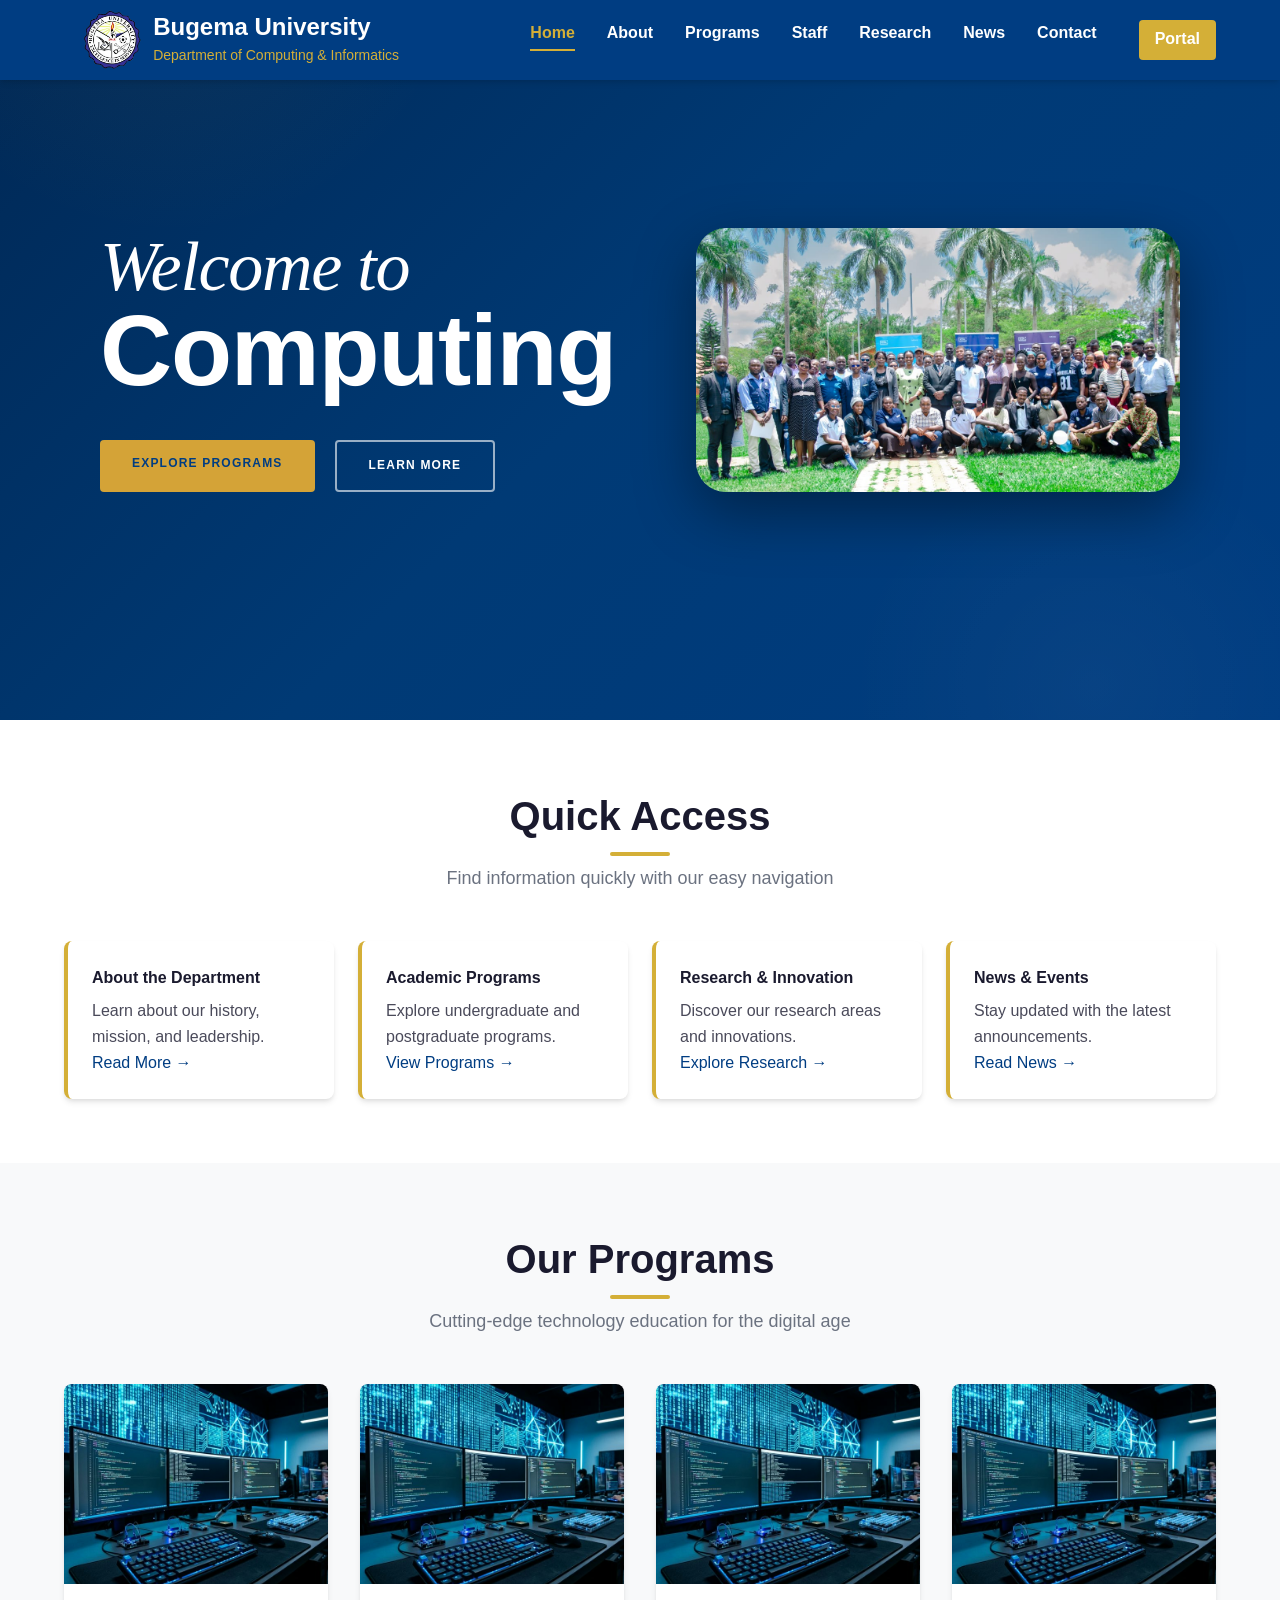
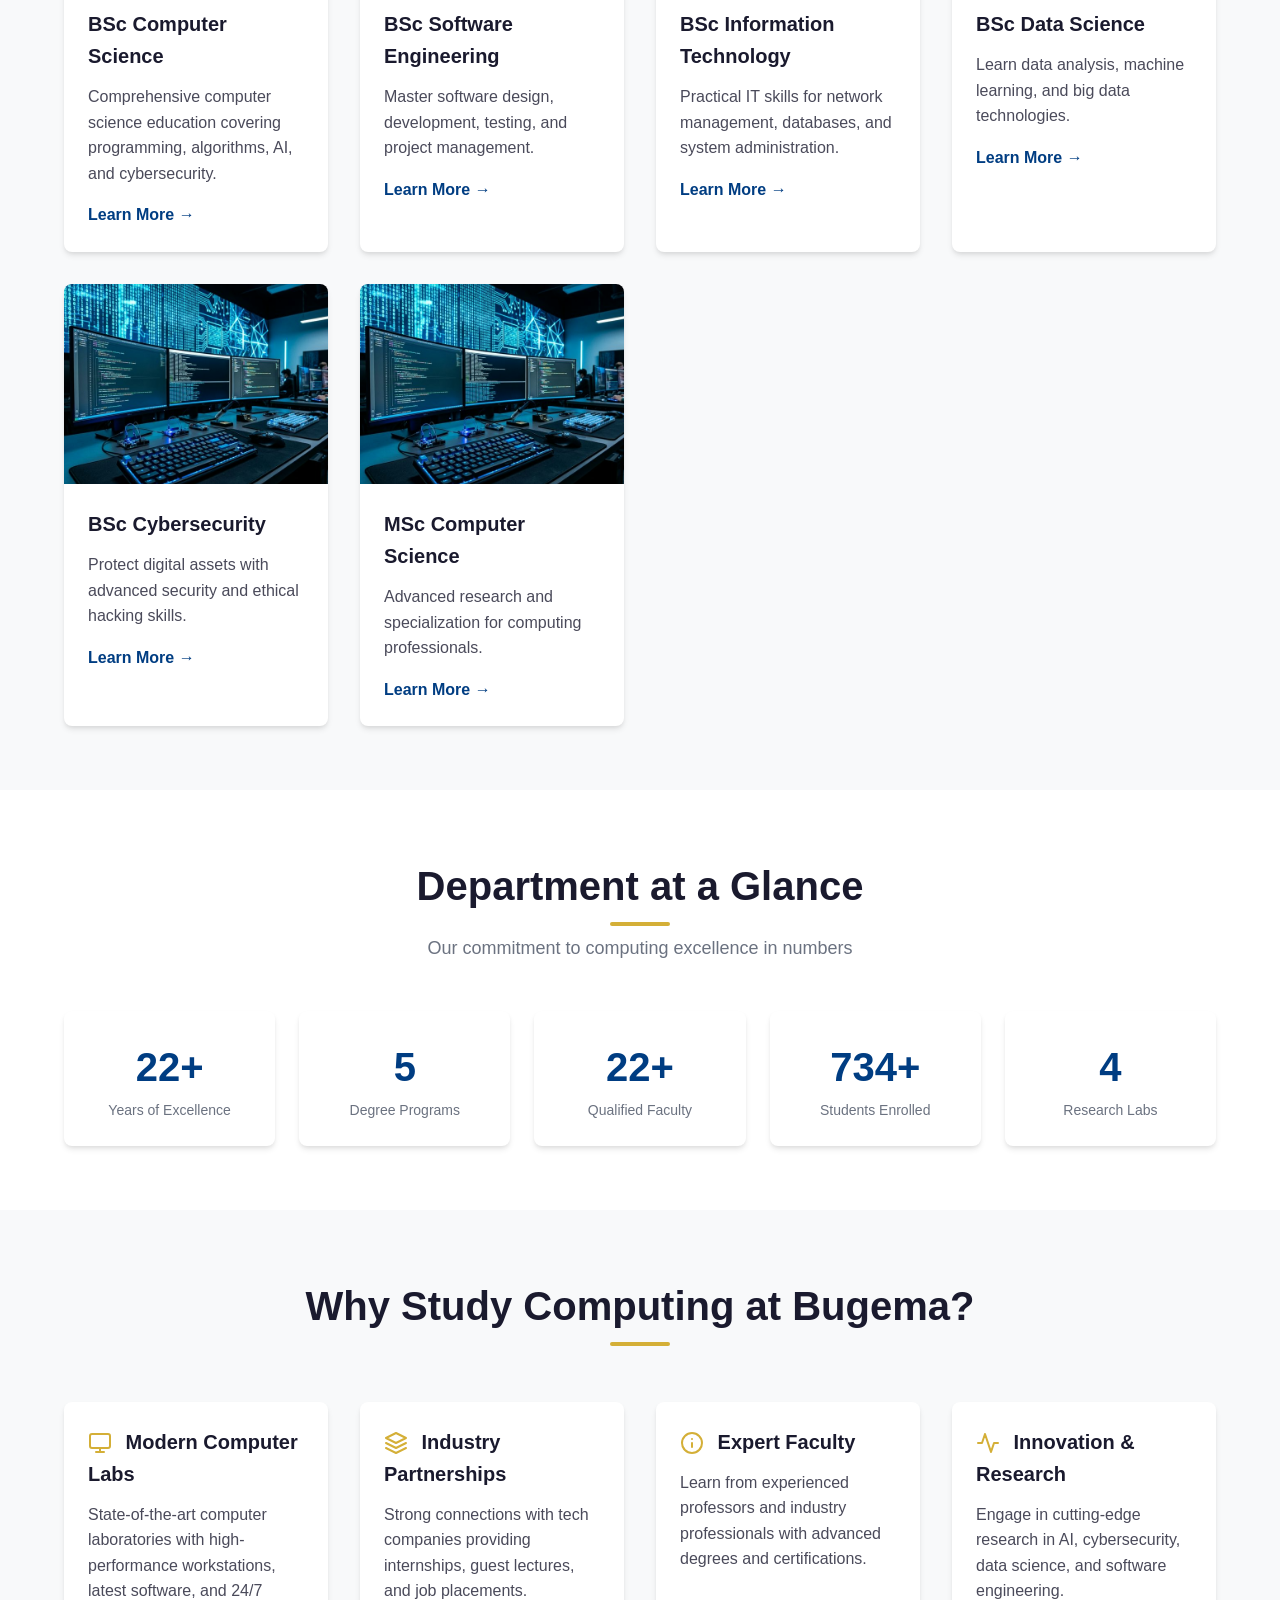
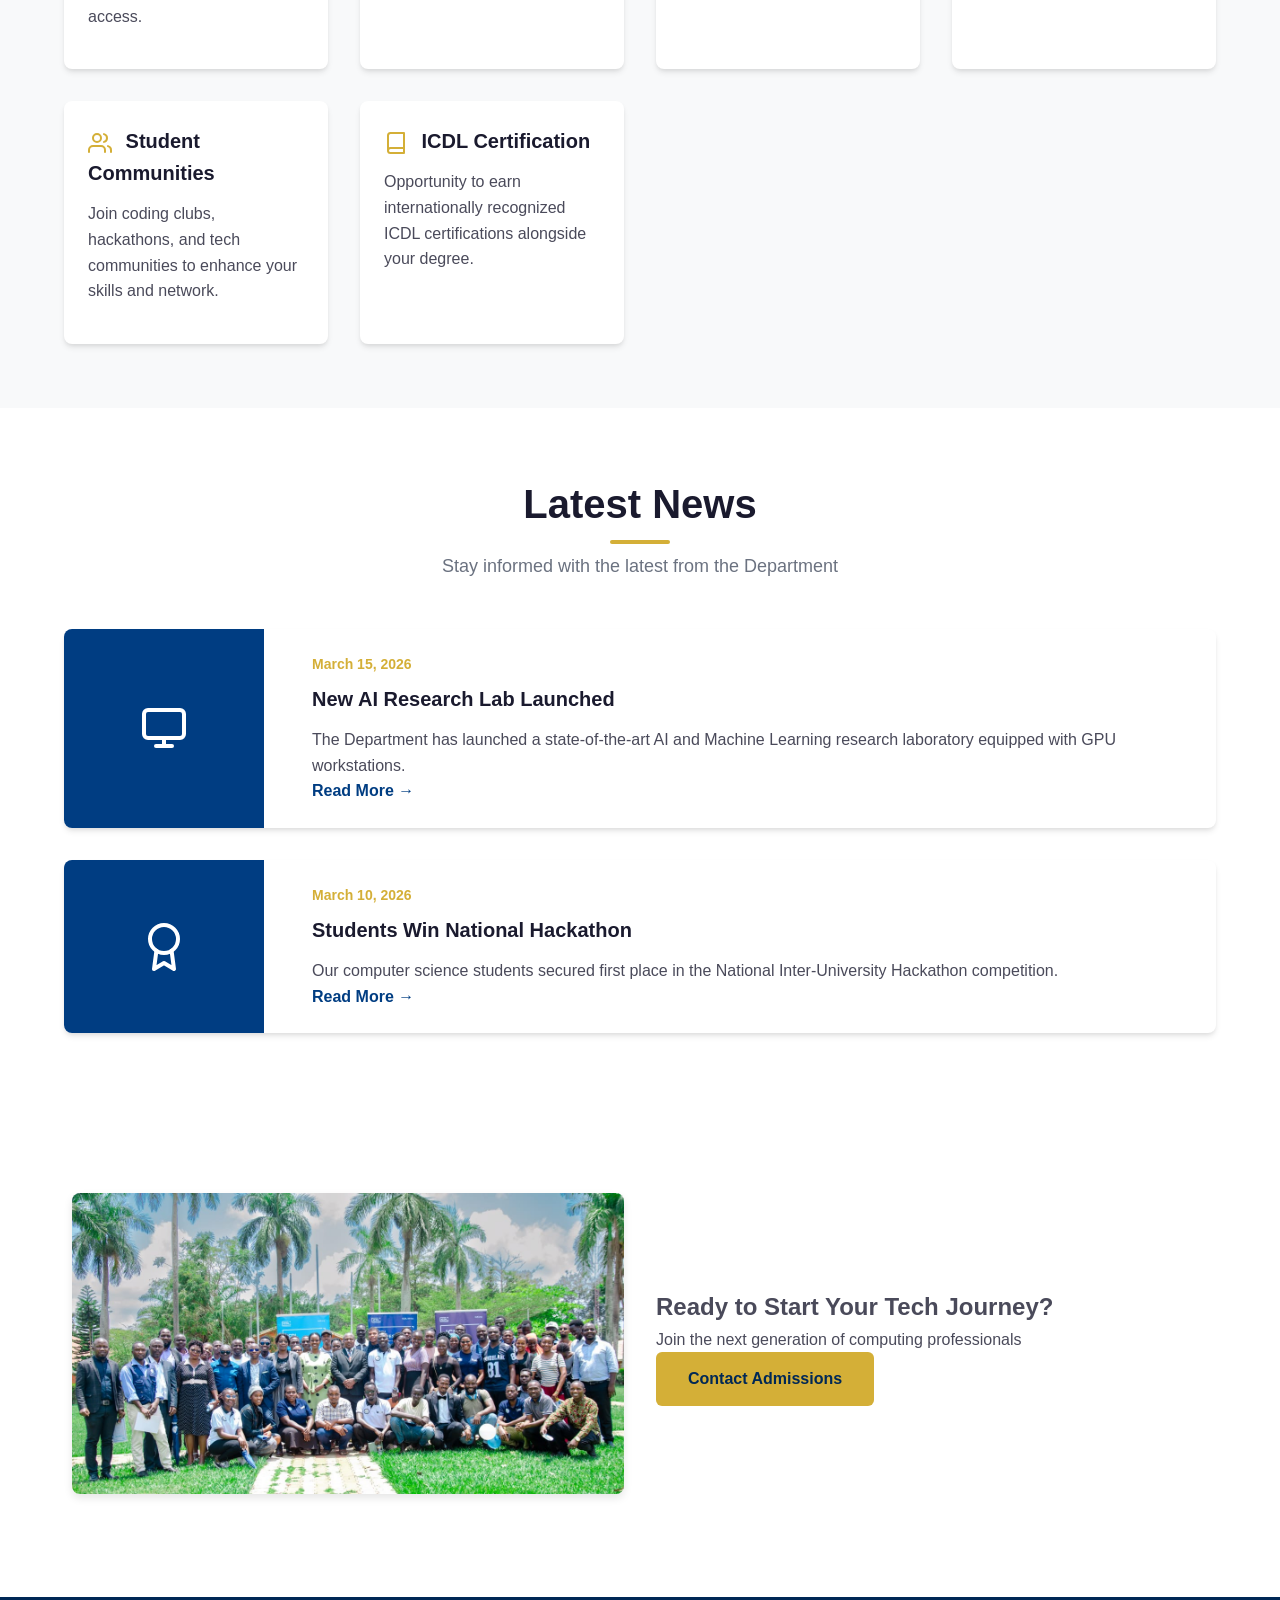
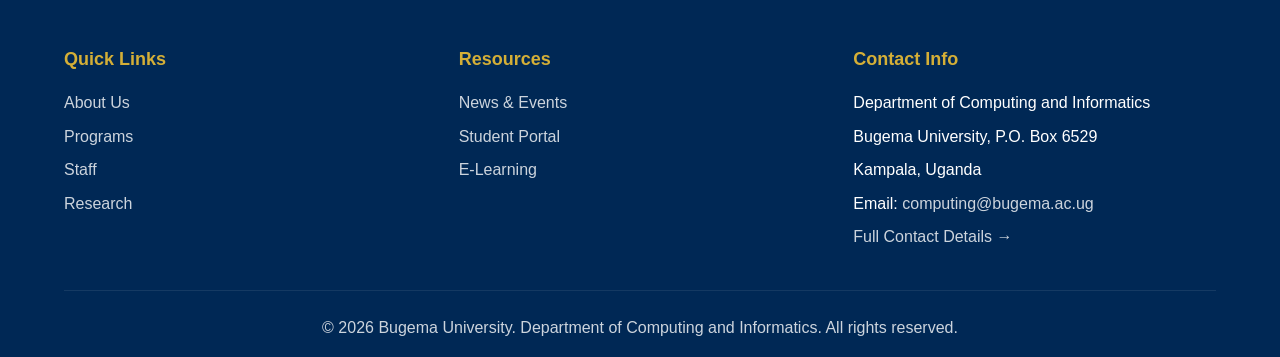
<file: index.html>
<!DOCTYPE html>
<html lang="en">

<head>
    <meta charset="UTF-8">
    <meta name="viewport" content="width=device-width, initial-scale=1.0">
    <meta name="description"
        content="Bugema University Department of Computing and Informatics - Leading technology education with cutting-edge programs in Computer Science, Software Engineering, and Information Technology.">
    <title>Department of Computing and Informatics - Bugema University</title>
    <link rel="stylesheet" href="styles.css">
    <style>
        /* CSS for the updated 'Ready to Join Us?' section */
        .cta-container {
            display: flex;
            align-items: center;
            gap: 2rem;
            max-width: 1200px;
            margin: 0 auto;
            padding: 2rem;
        }

        .cta-image {
            flex: 1;
            max-width: 50%;
        }

        .cta-image img {
            width: 100%;
            height: auto;
            border-radius: 8px;
            /* Optional: adds rounded corners to the image */
            box-shadow: 0 4px 8px rgba(0, 0, 0, 0.1);
            /* Optional: adds a subtle shadow */
        }

        .cta-text-content {
            flex: 1;
            text-align: left;
            /* Align text to the left within its container */
        }

        /* Responsive adjustments for smaller screens */
        @media (max-width: 768px) {
            .cta-container {
                flex-direction: column;
                text-align: center;
            }

            .cta-image {
                max-width: 100%;
                margin-bottom: 1rem;
            }

            .cta-text-content {
                text-align: center;
            }
        }
    </style>
</head>

<body>
    <a href="#main-content" class="skip-link">Skip to main content</a>

    <header>
        <nav class="main-nav" role="navigation" aria-label="Main navigation">
            <div class="logo">
                <img src="logo.png" alt="Bugema University Logo">
                <div class="logo-text">
                    <h1>Bugema University</h1>
                    <span>Department of Computing & Informatics</span>
                </div>
            </div>
            <button class="mobile-menu-toggle" aria-label="Toggle navigation menu" aria-expanded="false">
                <svg class="icon icon-white" viewBox="0 0 24 24" fill="none" stroke="currentColor" stroke-width="2"
                    stroke-linecap="round" stroke-linejoin="round">
                    <line x1="3" y1="12" x2="21" y2="12"></line>
                    <line x1="3" y1="6" x2="21" y2="6"></line>
                    <line x1="3" y1="18" x2="21" y2="18"></line>
                </svg>
            </button>
            <ul class="nav-links">
                <li><a href="index.html" class="active" aria-current="page">Home</a></li>
                <li><a href="about.html">About</a></li>
                <li><a href="programs.html">Programs</a></li>
                <li><a href="staff.html">Staff</a></li>
                <li><a href="research.html">Research</a></li>
                <li><a href="news.html">News</a></li>
                <li><a href="contact.html">Contact</a></li>
                <li><a href="https://erms.bugemauniv.ac.ug/student" target="_blank" class="btn btn-primary"
                        style="padding: 6px 16px; margin-left: 10px; font-weight: bold; border-radius: 4px;">Portal</a>
                </li>
            </ul>
        </nav>
    </header>

    <main id="main-content">
        <section class="hero home-hero" role="banner">
            <div class="hero-content">
                <div class="hero-left">
                    <h2><span class="hero-title-welcome">Welcome to</span><span class="hero-title-dept">Computing</span>
                    </h2>
                    <div class="hero-buttons">
                        <a href="programs.html" class="btn btn-primary">EXPLORE PROGRAMS</a>
                        <a href="about.html" class="btn btn-outline">LEARN MORE</a>
                    </div>
                </div>
                <div class="hero-right">
                    <img src="icdl.jpg"
                        alt="Department of Computing and Informatics staff group photo at Bugema University">
                </div>
            </div>
        </section>

        <section class="section" aria-labelledby="quick-links-heading">
            <div class="container">
                <div class="section-header">
                    <h2 id="quick-links-heading">Quick Access</h2>
                    <p>Find information quickly with our easy navigation</p>
                </div>
                <div class="quick-links">
                    <div class="quick-link-item">
                        <h4>About the Department</h4>
                        <p>Learn about our history, mission, and leadership.</p>
                        <a href="about.html">Read More →</a>
                    </div>
                    <div class="quick-link-item">
                        <h4>Academic Programs</h4>
                        <p>Explore undergraduate and postgraduate programs.</p>
                        <a href="programs.html">View Programs →</a>
                    </div>
                    <div class="quick-link-item">
                        <h4>Research & Innovation</h4>
                        <p>Discover our research areas and innovations.</p>
                        <a href="research.html">Explore Research →</a>
                    </div>
                    <div class="quick-link-item">
                        <h4>News & Events</h4>
                        <p>Stay updated with the latest announcements.</p>
                        <a href="news.html">Read News →</a>
                    </div>
                </div>
            </div>
        </section>

        <section class="section section-alt" aria-labelledby="programs-heading">
            <div class="container">
                <div class="section-header">
                    <h2 id="programs-heading">Our Programs</h2>
                    <p>Cutting-edge technology education for the digital age</p>
                </div>
                <div class="card-grid">
                    <article class="card">
                        <div class="card-image">
                            <img src="dept_computing.png" alt="Computer Science Program">
                        </div>
                        <div class="card-content">
                            <h3>BSc Computer Science</h3>
                            <p>Comprehensive computer science education covering programming, algorithms, AI, and
                                cybersecurity.</p>
                            <a href="programs.html#bsc-cs" class="card-link">Learn More →</a>
                        </div>
                    </article>
                    <article class="card">
                        <div class="card-image">
                            <img src="dept_computing.png" alt="Software Engineering Program">
                        </div>
                        <div class="card-content">
                            <h3>BSc Software Engineering</h3>
                            <p>Master software design, development, testing, and project management.</p>
                            <a href="programs.html#bsc-se" class="card-link">Learn More →</a>
                        </div>
                    </article>
                    <article class="card">
                        <div class="card-image">
                            <img src="dept_computing.png" alt="Information Technology Program">
                        </div>
                        <div class="card-content">
                            <h3>BSc Information Technology</h3>
                            <p>Practical IT skills for network management, databases, and system administration.</p>
                            <a href="programs.html#bsc-it" class="card-link">Learn More →</a>
                        </div>
                    </article>
                    <article class="card">
                        <div class="card-image">
                            <img src="dept_computing.png" alt="Data Science Program">
                        </div>
                        <div class="card-content">
                            <h3>BSc Data Science</h3>
                            <p>Learn data analysis, machine learning, and big data technologies.</p>
                            <a href="programs.html#bsc-ds" class="card-link">Learn More →</a>
                        </div>
                    </article>
                    <article class="card">
                        <div class="card-image">
                            <img src="dept_computing.png" alt="Cybersecurity Program">
                        </div>
                        <div class="card-content">
                            <h3>BSc Cybersecurity</h3>
                            <p>Protect digital assets with advanced security and ethical hacking skills.</p>
                            <a href="programs.html#bsc-cyber" class="card-link">Learn More →</a>
                        </div>
                    </article>
                    <article class="card">
                        <div class="card-image">
                            <img src="dept_computing.png" alt="MSc Computer Science Program">
                        </div>
                        <div class="card-content">
                            <h3>MSc Computer Science</h3>
                            <p>Advanced research and specialization for computing professionals.</p>
                            <a href="programs.html#msc-cs" class="card-link">Learn More →</a>
                        </div>
                    </article>
                </div>
            </div>
        </section>

        <section class="section" aria-labelledby="stats-heading">
            <div class="container">
                <div class="section-header">
                    <h2 id="stats-heading">Department at a Glance</h2>
                    <p>Our commitment to computing excellence in numbers</p>
                </div>
                <div class="stats-grid">
                    <div class="stat-item">
                        <div class="stat-number" data-target="25" data-suffix="+">0+</div>
                        <div class="stat-label">Years of Excellence</div>
                    </div>
                    <div class="stat-item">
                        <div class="stat-number" data-target="6" data-suffix="">0</div>
                        <div class="stat-label">Degree Programs</div>
                    </div>
                    <div class="stat-item">
                        <div class="stat-number" data-target="25" data-suffix="+">0+</div>
                        <div class="stat-label">Qualified Faculty</div>
                    </div>
                    <div class="stat-item">
                        <div class="stat-number" data-target="800" data-suffix="+">0+</div>
                        <div class="stat-label">Students Enrolled</div>
                    </div>
                    <div class="stat-item">
                        <div class="stat-number" data-target="5" data-suffix="">0</div>
                        <div class="stat-label">Research Labs</div>
                    </div>
                </div>
            </div>
        </section>

        <section class="section section-alt" aria-labelledby="why-computing-heading">
            <div class="container">
                <div class="section-header">
                    <h2 id="why-computing-heading">Why Study Computing at Bugema?</h2>
                </div>
                <div class="card-grid">
                    <article class="card">
                        <div class="card-content">
                            <h3>
                                <svg class="icon icon-gold" viewBox="0 0 24 24" fill="none" stroke="currentColor"
                                    stroke-width="2" stroke-linecap="round" stroke-linejoin="round"
                                    style="vertical-align: middle; margin-right: 0.5rem;">
                                    <rect x="2" y="3" width="20" height="14" rx="2" ry="2"></rect>
                                    <line x1="8" y1="21" x2="16" y2="21"></line>
                                    <line x1="12" y1="17" x2="12" y2="21"></line>
                                </svg>
                                Modern Computer Labs
                            </h3>
                            <p>State-of-the-art computer laboratories with high-performance workstations, latest
                                software, and 24/7 access.</p>
                        </div>
                    </article>
                    <article class="card">
                        <div class="card-content">
                            <h3>
                                <svg class="icon icon-gold" viewBox="0 0 24 24" fill="none" stroke="currentColor"
                                    stroke-width="2" stroke-linecap="round" stroke-linejoin="round"
                                    style="vertical-align: middle; margin-right: 0.5rem;">
                                    <path d="M12 2L2 7l10 5 10-5-10-5z"></path>
                                    <path d="M2 17l10 5 10-5"></path>
                                    <path d="M2 12l10 5 10-5"></path>
                                </svg>
                                Industry Partnerships
                            </h3>
                            <p>Strong connections with tech companies providing internships, guest lectures, and job
                                placements.</p>
                        </div>
                    </article>
                    <article class="card">
                        <div class="card-content">
                            <h3>
                                <svg class="icon icon-gold" viewBox="0 0 24 24" fill="none" stroke="currentColor"
                                    stroke-width="2" stroke-linecap="round" stroke-linejoin="round"
                                    style="vertical-align: middle; margin-right: 0.5rem;">
                                    <circle cx="12" cy="12" r="10"></circle>
                                    <path d="M12 16v-4"></path>
                                    <path d="M12 8h.01"></path>
                                </svg>
                                Expert Faculty
                            </h3>
                            <p>Learn from experienced professors and industry professionals with advanced degrees and
                                certifications.</p>
                        </div>
                    </article>
                    <article class="card">
                        <div class="card-content">
                            <h3>
                                <svg class="icon icon-gold" viewBox="0 0 24 24" fill="none" stroke="currentColor"
                                    stroke-width="2" stroke-linecap="round" stroke-linejoin="round"
                                    style="vertical-align: middle; margin-right: 0.5rem;">
                                    <path d="M22 12h-4l-3 9L9 3l-3 9H2"></path>
                                </svg>
                                Innovation & Research
                            </h3>
                            <p>Engage in cutting-edge research in AI, cybersecurity, data science, and software
                                engineering.</p>
                        </div>
                    </article>
                    <article class="card">
                        <div class="card-content">
                            <h3>
                                <svg class="icon icon-gold" viewBox="0 0 24 24" fill="none" stroke="currentColor"
                                    stroke-width="2" stroke-linecap="round" stroke-linejoin="round"
                                    style="vertical-align: middle; margin-right: 0.5rem;">
                                    <path d="M17 21v-2a4 4 0 0 0-4-4H5a4 4 0 0 0-4 4v2"></path>
                                    <circle cx="9" cy="7" r="4"></circle>
                                    <path d="M23 21v-2a4 4 0 0 0-3-3.87"></path>
                                    <path d="M16 3.13a4 4 0 0 1 0 7.75"></path>
                                </svg>
                                Student Communities
                            </h3>
                            <p>Join coding clubs, hackathons, and tech communities to enhance your skills and network.
                            </p>
                        </div>
                    </article>
                    <article class="card">
                        <div class="card-content">
                            <h3>
                                <svg class="icon icon-gold" viewBox="0 0 24 24" fill="none" stroke="currentColor"
                                    stroke-width="2" stroke-linecap="round" stroke-linejoin="round"
                                    style="vertical-align: middle; margin-right: 0.5rem;">
                                    <path d="M4 19.5A2.5 2.5 0 0 1 6.5 17H20"></path>
                                    <path d="M6.5 2H20v20H6.5A2.5 2.5 0 0 1 4 19.5v-15A2.5 2.5 0 0 1 6.5 2z"></path>
                                </svg>
                                ICDL Certification
                            </h3>
                            <p>Opportunity to earn internationally recognized ICDL certifications alongside your degree.
                            </p>
                        </div>
                    </article>
                </div>
            </div>
        </section>

        <section class="section" aria-labelledby="news-heading">
            <div class="container">
                <div class="section-header">
                    <h2 id="news-heading">Latest News</h2>
                    <p>Stay informed with the latest from the Department</p>
                </div>
                <div class="news-grid">
                    <article class="news-item">
                        <div class="news-image" aria-hidden="true">
                            <svg class="icon icon-lg icon-white" viewBox="0 0 24 24" fill="none" stroke="currentColor"
                                stroke-width="2" stroke-linecap="round" stroke-linejoin="round">
                                <rect x="2" y="3" width="20" height="14" rx="2" ry="2"></rect>
                                <line x1="8" y1="21" x2="16" y2="21"></line>
                                <line x1="12" y1="17" x2="12" y2="21"></line>
                            </svg>
                        </div>
                        <div class="news-content">
                            <div class="news-date">March 15, 2026</div>
                            <h3>New AI Research Lab Launched</h3>
                            <p>The Department has launched a state-of-the-art AI and Machine Learning research
                                laboratory equipped with GPU workstations.</p>
                            <a href="news.html" class="card-link">Read More →</a>
                        </div>
                    </article>
                    <article class="news-item">
                        <div class="news-image" aria-hidden="true">
                            <svg class="icon icon-lg icon-white" viewBox="0 0 24 24" fill="none" stroke="currentColor"
                                stroke-width="2" stroke-linecap="round" stroke-linejoin="round">
                                <circle cx="12" cy="8" r="7"></circle>
                                <polyline points="8.21 13.89 7 23 12 20 17 23 15.79 13.88"></polyline>
                            </svg>
                        </div>
                        <div class="news-content">
                            <div class="news-date">March 10, 2026</div>
                            <h3>Students Win National Hackathon</h3>
                            <p>Our computer science students secured first place in the National Inter-University
                                Hackathon competition.</p>
                            <a href="news.html" class="card-link">Read More →</a>
                        </div>
                    </article>
                </div>
            </div>
        </section>

        <section class="section" aria-labelledby="cta-heading">
            <div class="container cta-container">
                <div class="cta-image">
                    <img src="icdl.jpg" alt="Students in a computer laboratory at Bugema University">
                </div>
                <div class="cta-text-content">
                    <h2 id="cta-heading">Ready to Start Your Tech Journey?</h2>
                    <p>Join the next generation of computing professionals</p>
                    <div>
                        <a href="contact.html" class="btn btn-primary">Contact Admissions</a>
                    </div>
                </div>
            </div>
        </section>
    </main>

    <footer role="contentinfo">
        <div class="container">
            <div class="footer-grid">
                <div class="footer-section">
                    <h4>Quick Links</h4>
                    <ul>
                        <li><a href="about.html">About Us</a></li>
                        <li><a href="programs.html">Programs</a></li>
                        <li><a href="staff.html">Staff</a></li>
                        <li><a href="research.html">Research</a></li>
                    </ul>
                </div>
                <div class="footer-section">
                    <h4>Resources</h4>
                    <ul>
                        <li><a href="news.html">News & Events</a></li>
                        <li><a href="https://erms.bugemauniv.ac.ug/student" target="_blank">Student Portal</a></li>
                        <li><a href="https://elearning.bugemauniv.ac.ug" target="_blank">E-Learning</a></li>
                    </ul>
                </div>
                <div class="footer-section">
                    <h4>Contact Info</h4>
                    <ul>
                        <li>Department of Computing and Informatics</li>
                        <li>Bugema University, P.O. Box 6529</li>
                        <li>Kampala, Uganda</li>
                        <li>Email: <a href="mailto:computing@bugema.ac.ug">computing@bugema.ac.ug</a></li>
                        <li><a href="contact.html">Full Contact Details →</a></li>
                    </ul>
                </div>
            </div>
            <div class="footer-bottom">
                <p>&copy; 2026 Bugema University. Department of Computing and Informatics. All rights reserved.</p>
            </div>
        </div>
    </footer>

    <script>
        document.addEventListener('DOMContentLoaded', function () {
            // Mobile menu toggle
            const menuToggle = document.querySelector('.mobile-menu-toggle');
            const navLinks = document.querySelector('.nav-links');

            if (menuToggle) {
                menuToggle.addEventListener('click', () => {
                    const isExpanded = menuToggle.getAttribute('aria-expanded') === 'true';
                    menuToggle.setAttribute('aria-expanded', !isExpanded);
                    navLinks.classList.toggle('active');
                });
            }

            // Navbar scroll behavior - add solid background when scrolled past hero
            const header = document.querySelector('header');
            const hero = document.querySelector('.hero');

            function updateNavbar() {
                if (!hero) return;
                const heroBottom = hero.getBoundingClientRect().bottom;
                if (heroBottom <= 0) {
                    header.classList.add('scrolled');
                } else {
                    header.classList.remove('scrolled');
                }
            }

            window.addEventListener('scroll', updateNavbar);
            updateNavbar();

            // Scroll to top button functionality
            const scrollToTopBtn = document.querySelector('.scroll-to-top');

            function toggleScrollToTop() {
                if (window.scrollY > 300) {
                    scrollToTopBtn.classList.add('visible');
                } else {
                    scrollToTopBtn.classList.remove('visible');
                }
            }

            window.addEventListener('scroll', toggleScrollToTop);

            if (scrollToTopBtn) {
                scrollToTopBtn.addEventListener('click', () => {
                    window.scrollTo({
                        top: 0,
                        behavior: 'smooth'
                    });
                });
            }

            // Stats counter animation - all complete together in same duration
            const statNumbers = document.querySelectorAll('.stat-number');
            const duration = 2000;
            let countersStarted = false;

            function startCounters() {
                if (countersStarted) return;
                countersStarted = true;

                statNumbers.forEach(stat => {
                    const target = parseInt(stat.getAttribute('data-target'));
                    const suffix = stat.getAttribute('data-suffix') || '';
                    const startTime = performance.now();

                    function updateCounter(currentTime) {
                        const elapsed = currentTime - startTime;
                        const progress = Math.min(elapsed / duration, 1);
                        const easeOutQuart = 1 - Math.pow(1 - progress, 4);
                        const current = Math.floor(easeOutQuart * target);

                        stat.textContent = current + suffix;

                        if (progress < 1) {
                            requestAnimationFrame(updateCounter);
                        } else {
                            stat.textContent = target + suffix;
                        }
                    }

                    requestAnimationFrame(updateCounter);
                });
            }

            // Trigger counters when stats section is visible
            const statsGrid = document.querySelector('.stats-grid');
            if (statsGrid) {
                // Immediate visibility check
                function isInViewport() {
                    const rect = statsGrid.getBoundingClientRect();
                    return rect.top < window.innerHeight && rect.bottom > 0;
                }

                if (isInViewport()) {
                    startCounters();
                } else {
                    // Use Intersection Observer for when it comes into view
                    const observer = new IntersectionObserver((entries) => {
                        entries.forEach(entry => {
                            if (entry.isIntersecting) {
                                startCounters();
                                observer.disconnect();
                            }
                        });
                    }, { threshold: 0.1 });

                    observer.observe(statsGrid);
                }
            }
        });
    </script>

    <button class="scroll-to-top" aria-label="Scroll to top">
        <svg viewBox="0 0 24 24" fill="none" stroke="currentColor" stroke-width="2" stroke-linecap="round"
            stroke-linejoin="round">
            <polyline points="18 15 12 9 6 15"></polyline>
        </svg>
    </button>
    <!-- Mobile Menu Extensions (Close button & Click outside) -->
    <script>
        (function () {
            const toggle = document.querySelector('.mobile-menu-toggle');
            const nav = document.querySelector('.nav-links');
            if (!nav) return;

            const closeBtn = document.createElement('button');
            closeBtn.innerHTML = '&times;';
            closeBtn.className = 'close-menu-btn';
            closeBtn.setAttribute('aria-label', 'Close menu');
            nav.insertBefore(closeBtn, nav.firstChild);

            function closeNav() {
                nav.classList.remove('active');
                if (toggle) toggle.setAttribute('aria-expanded', 'false');
            }

            closeBtn.addEventListener('click', closeNav);

            document.addEventListener('click', function (e) {
                if (nav.classList.contains('active')) {
                    if (!nav.contains(e.target) && (!toggle || !toggle.contains(e.target))) {
                        closeNav();
                    }
                }
            });
        })();
    </script>
</body>

</html>
</file>
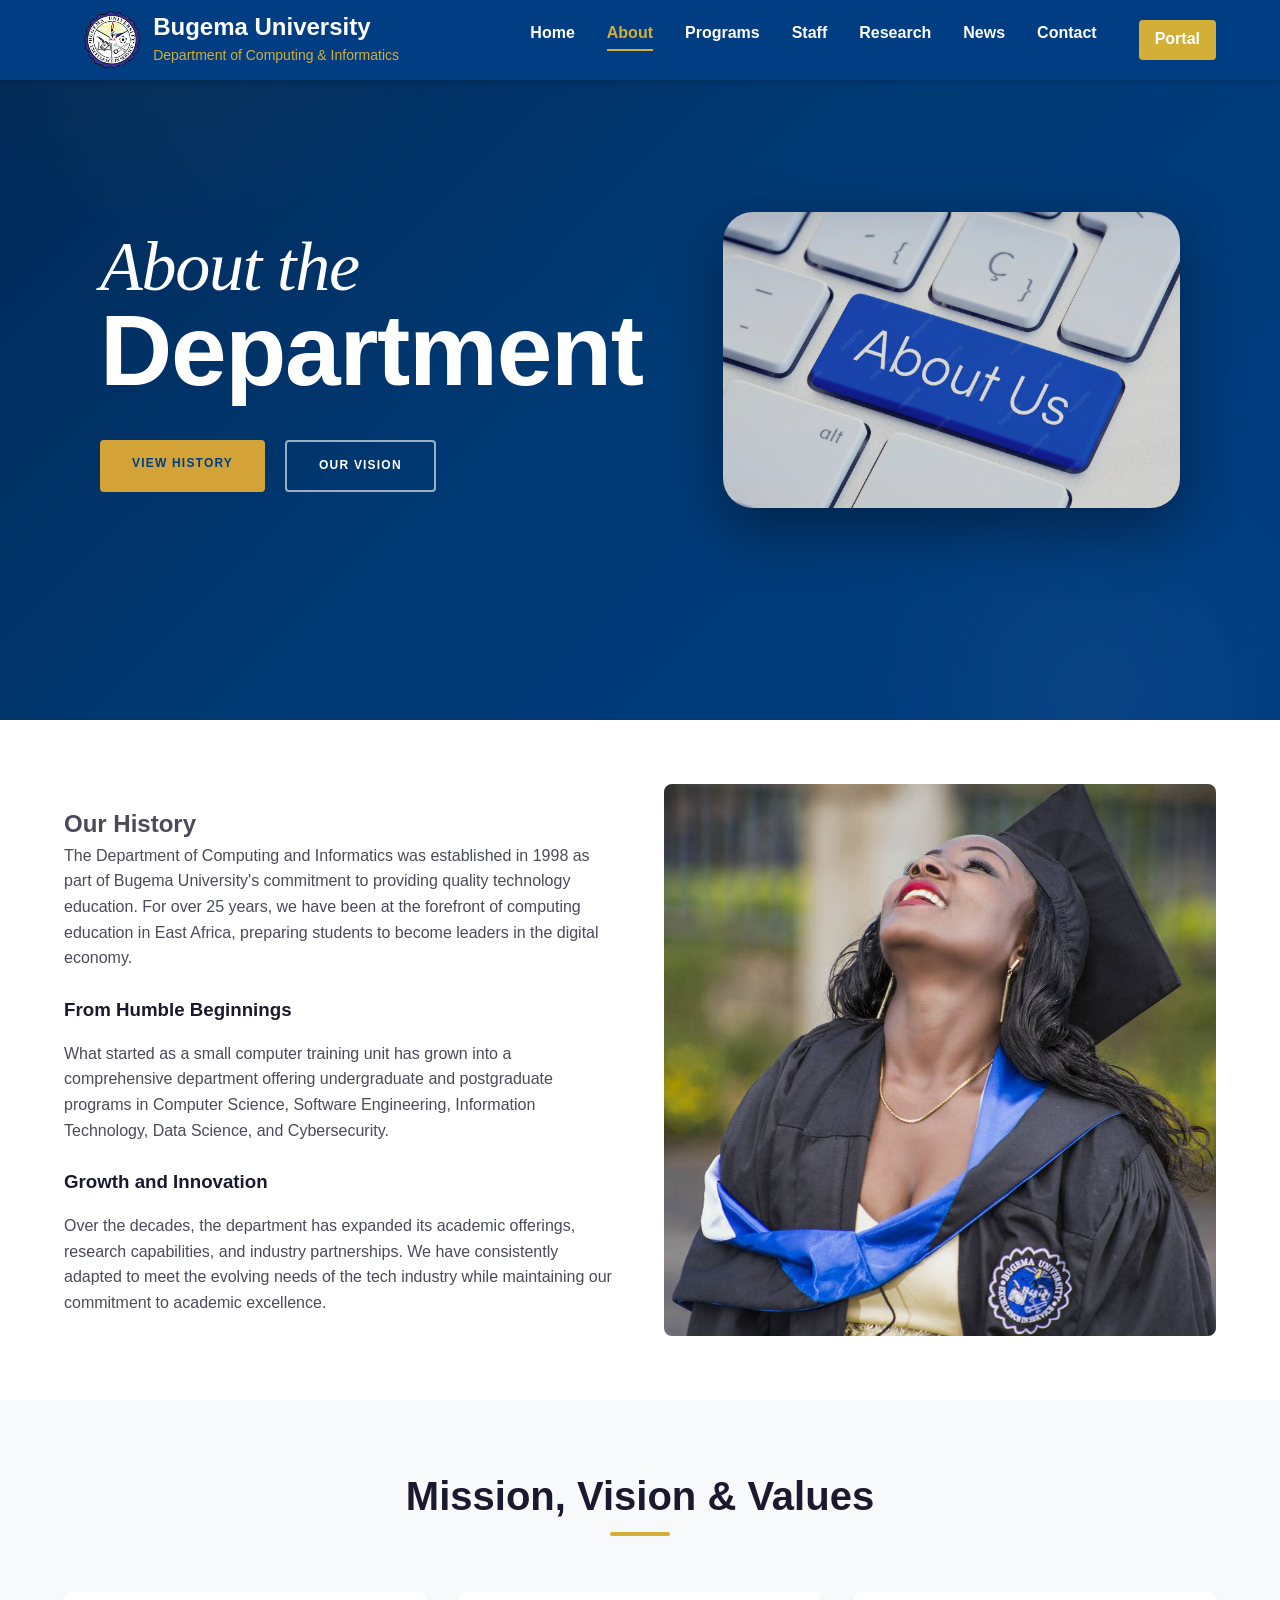
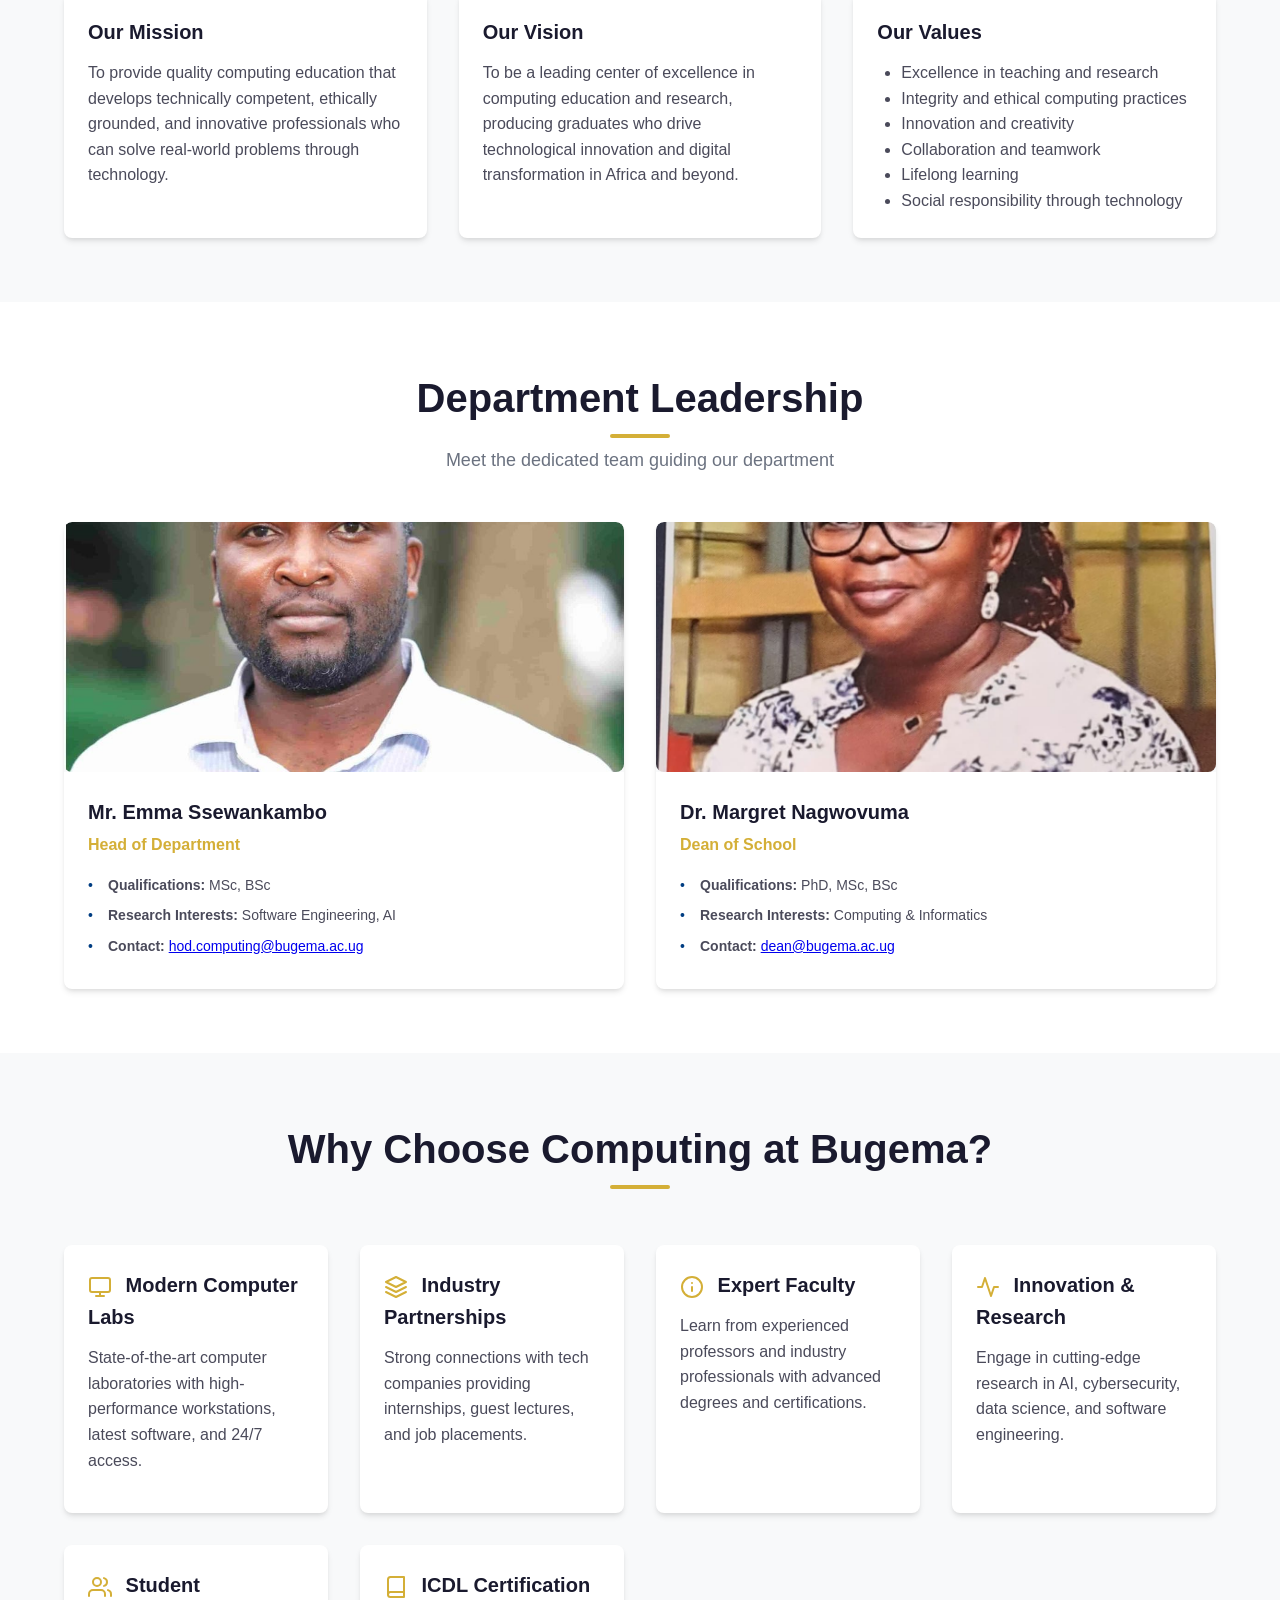
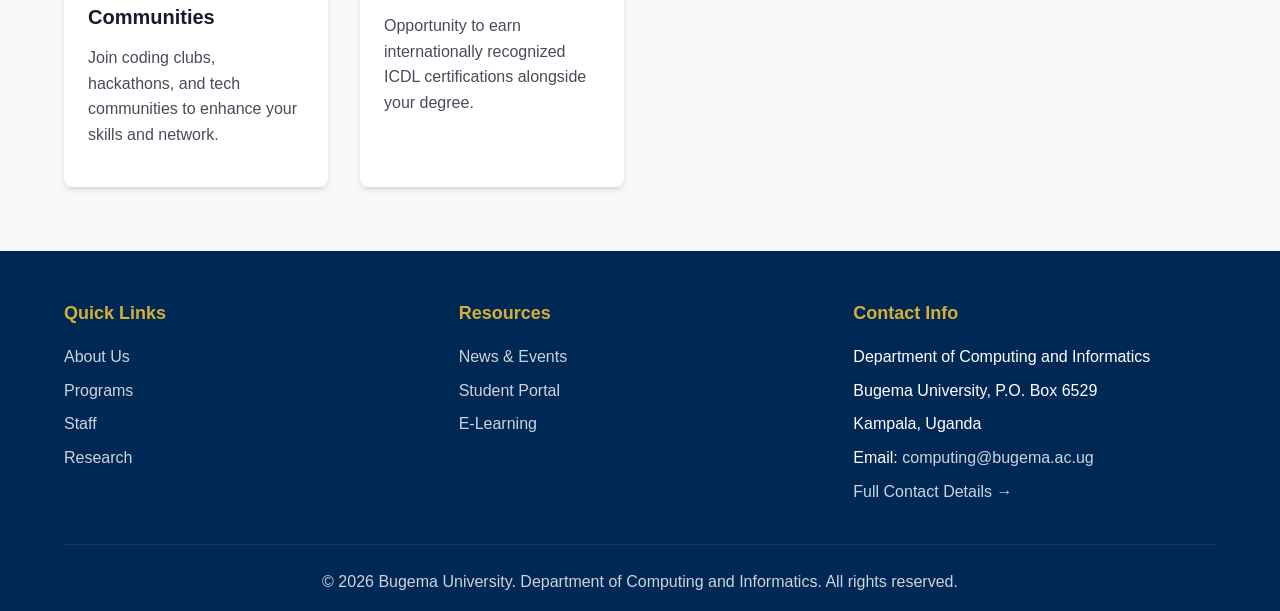
<file: about.html>
<!DOCTYPE html>
<html lang="en">

<head>
    <meta charset="UTF-8">
    <meta name="viewport" content="width=device-width, initial-scale=1.0">
    <meta name="description"
        content="Learn about the Bugema University Department of Computing and Informatics - our history, mission, vision, and leadership in technology education.">
    <title>About - Department of Computing and Informatics</title>
    <link rel="stylesheet" href="styles.css">
</head>

<body>
    <a href="#main-content" class="skip-link">Skip to main content</a>

    <header>
        <nav class="main-nav" role="navigation" aria-label="Main navigation">
            <div class="logo">
                <img src="logo.png" alt="Bugema University Logo">
                <div class="logo-text">
                    <h1>Bugema University</h1>
                    <span>Department of Computing & Informatics</span>
                </div>
            </div>
            <button class="mobile-menu-toggle" aria-label="Toggle navigation menu" aria-expanded="false">
                <svg class="icon icon-white" viewBox="0 0 24 24" fill="none" stroke="currentColor" stroke-width="2"
                    stroke-linecap="round" stroke-linejoin="round">
                    <line x1="3" y1="12" x2="21" y2="12"></line>
                    <line x1="3" y1="6" x2="21" y2="6"></line>
                    <line x1="3" y1="18" x2="21" y2="18"></line>
                </svg>
            </button>
            <ul class="nav-links">
                <li><a href="index.html">Home</a></li>
                <li><a href="about.html" class="active" aria-current="page">About</a></li>
                <li><a href="programs.html">Programs</a></li>
                <li><a href="staff.html">Staff</a></li>
                <li><a href="research.html">Research</a></li>
                <li><a href="news.html">News</a></li>
                <li><a href="contact.html">Contact</a></li>
                <li><a href="https://erms.bugemauniv.ac.ug/student" target="_blank" class="btn btn-primary"
                        style="padding: 6px 16px; margin-left: 10px; font-weight: bold; border-radius: 4px;">Portal</a>
                </li>
            </ul>
        </nav>
    </header>

    <main id="main-content">
        <section class="hero about-hero" role="banner">
            <div class="hero-content">
                <div class="hero-left">
                    <h2><span class="hero-title-about">About the</span><span class="hero-title-dept">Department</span>
                    </h2>
                    <div class="hero-buttons">
                        <a href="#history-heading" class="btn btn-primary">VIEW HISTORY</a>
                        <a href="#mission-heading" class="btn btn-outline">OUR VISION</a>
                    </div>
                </div>
                <div class="hero-right">
                    <img src="about us hero.png" alt="Bugema University Computing Department">
                </div>
            </div>
        </section>

        <section class="section" aria-labelledby="history-heading">
            <div class="container">
                <div class="about-content">
                    <div class="about-text">
                        <h2 id="history-heading">Our History</h2>
                        <p>The Department of Computing and Informatics was established in 1998 as part of Bugema
                            University's commitment to providing quality technology education. For over 25 years, we
                            have been at the forefront of computing education in East Africa, preparing students to
                            become leaders in the digital economy.</p>

                        <h3>From Humble Beginnings</h3>
                        <p>What started as a small computer training unit has grown into a comprehensive department
                            offering undergraduate and postgraduate programs in Computer Science, Software Engineering,
                            Information Technology, Data Science, and Cybersecurity.</p>

                        <h3>Growth and Innovation</h3>
                        <p>Over the decades, the department has expanded its academic offerings, research capabilities,
                            and industry partnerships. We have consistently adapted to meet the evolving needs of the
                            tech industry while maintaining our commitment to academic excellence.</p>
                    </div>
                    <div class="about-image" aria-hidden="true">
                        <img src="girl-graduating.jpeg" alt="Bugema University graduate celebrating"
                            style="width: 100%; height: 100%; object-fit: cover; border-radius: 0.5rem;">
                    </div>
                </div>
            </div>
        </section>

        <section class="section section-alt" aria-labelledby="mission-heading">
            <div class="container">
                <div class="section-header">
                    <h2 id="mission-heading">Mission, Vision & Values</h2>
                </div>
                <div class="card-grid">
                    <article class="card">
                        <div class="card-content">
                            <h3>Our Mission</h3>
                            <p>To provide quality computing education that develops technically competent, ethically
                                grounded, and innovative professionals who can solve real-world problems through
                                technology.</p>
                        </div>
                    </article>
                    <article class="card">
                        <div class="card-content">
                            <h3>Our Vision</h3>
                            <p>To be a leading center of excellence in computing education and research, producing
                                graduates who drive technological innovation and digital transformation in Africa and
                                beyond.</p>
                        </div>
                    </article>
                    <article class="card">
                        <div class="card-content">
                            <h3>Our Values</h3>
                            <ul style="margin-left: 1.5rem; color: #4a4a5a;">
                                <li>Excellence in teaching and research</li>
                                <li>Integrity and ethical computing practices</li>
                                <li>Innovation and creativity</li>
                                <li>Collaboration and teamwork</li>
                                <li>Lifelong learning</li>
                                <li>Social responsibility through technology</li>
                            </ul>
                        </div>
                    </article>
                </div>
            </div>
        </section>

        <section class="section" aria-labelledby="leadership-heading">
            <div class="container">
                <div class="section-header">
                    <h2 id="leadership-heading">Department Leadership</h2>
                    <p>Meet the dedicated team guiding our department</p>
                </div>
                <div class="profile-grid">
                    <article class="profile-card">
                        <div class="profile-image" aria-hidden="true">
                            <img src="hod dept computing and informatics.jpeg" alt="Mr. Emma Ssewankambo"
                                style="width: 100%; height: 100%; object-fit: cover; border-radius: 0.5rem;">
                        </div>
                        <div class="profile-content">
                            <h3>Mr. Emma Ssewankambo</h3>
                            <p class="profile-title">Head of Department</p>
                            <ul class="profile-details">
                                <li><strong>Qualifications:</strong> MSc, BSc</li>
                                <li><strong>Research Interests:</strong> Software Engineering, AI</li>
                                <li><strong>Contact:</strong> <a
                                        href="mailto:hod.computing@bugema.ac.ug">hod.computing@bugema.ac.ug</a></li>
                            </ul>
                        </div>
                    </article>
                    <article class="profile-card">
                        <div class="profile-image" aria-hidden="true">
                            <img src="margret.jpeg" alt="Dr. Margret Nagwovuma"
                                style="width: 100%; height: 100%; object-fit: cover; border-radius: 0.5rem;">
                        </div>
                        <div class="profile-content">
                            <h3>Dr. Margret Nagwovuma</h3>
                            <p class="profile-title">Dean of School</p>
                            <ul class="profile-details">
                                <li><strong>Qualifications:</strong> PhD, MSc, BSc</li>
                                <li><strong>Research Interests:</strong> Computing & Informatics</li>
                                <li><strong>Contact:</strong> <a href="mailto:dean@bugema.ac.ug">dean@bugema.ac.ug</a>
                                </li>
                            </ul>
                        </div>
                    </article>
                </div>
            </div>
        </section>

        <section class="section section-alt" aria-labelledby="why-choose-heading">
            <div class="container">
                <div class="section-header">
                    <h2 id="why-choose-heading">Why Choose Computing at Bugema?</h2>
                </div>
                <div class="card-grid">
                    <article class="card">
                        <div class="card-content">
                            <h3>
                                <svg class="icon icon-gold" viewBox="0 0 24 24" fill="none" stroke="currentColor"
                                    stroke-width="2" stroke-linecap="round" stroke-linejoin="round"
                                    style="vertical-align: middle; margin-right: 0.5rem;">
                                    <rect x="2" y="3" width="20" height="14" rx="2" ry="2"></rect>
                                    <line x1="8" y1="21" x2="16" y2="21"></line>
                                    <line x1="12" y1="17" x2="12" y2="21"></line>
                                </svg>
                                Modern Computer Labs
                            </h3>
                            <p>State-of-the-art computer laboratories with high-performance workstations, latest
                                software, and 24/7 access.</p>
                        </div>
                    </article>
                    <article class="card">
                        <div class="card-content">
                            <h3>
                                <svg class="icon icon-gold" viewBox="0 0 24 24" fill="none" stroke="currentColor"
                                    stroke-width="2" stroke-linecap="round" stroke-linejoin="round"
                                    style="vertical-align: middle; margin-right: 0.5rem;">
                                    <path d="M12 2L2 7l10 5 10-5-10-5z"></path>
                                    <path d="M2 17l10 5 10-5"></path>
                                    <path d="M2 12l10 5 10-5"></path>
                                </svg>
                                Industry Partnerships
                            </h3>
                            <p>Strong connections with tech companies providing internships, guest lectures, and job
                                placements.</p>
                        </div>
                    </article>
                    <article class="card">
                        <div class="card-content">
                            <h3>
                                <svg class="icon icon-gold" viewBox="0 0 24 24" fill="none" stroke="currentColor"
                                    stroke-width="2" stroke-linecap="round" stroke-linejoin="round"
                                    style="vertical-align: middle; margin-right: 0.5rem;">
                                    <circle cx="12" cy="12" r="10"></circle>
                                    <path d="M12 16v-4"></path>
                                    <path d="M12 8h.01"></path>
                                </svg>
                                Expert Faculty
                            </h3>
                            <p>Learn from experienced professors and industry professionals with advanced degrees and
                                certifications.</p>
                        </div>
                    </article>
                    <article class="card">
                        <div class="card-content">
                            <h3>
                                <svg class="icon icon-gold" viewBox="0 0 24 24" fill="none" stroke="currentColor"
                                    stroke-width="2" stroke-linecap="round" stroke-linejoin="round"
                                    style="vertical-align: middle; margin-right: 0.5rem;">
                                    <path d="M22 12h-4l-3 9L9 3l-3 9H2"></path>
                                </svg>
                                Innovation & Research
                            </h3>
                            <p>Engage in cutting-edge research in AI, cybersecurity, data science, and software
                                engineering.</p>
                        </div>
                    </article>
                    <article class="card">
                        <div class="card-content">
                            <h3>
                                <svg class="icon icon-gold" viewBox="0 0 24 24" fill="none" stroke="currentColor"
                                    stroke-width="2" stroke-linecap="round" stroke-linejoin="round"
                                    style="vertical-align: middle; margin-right: 0.5rem;">
                                    <path d="M17 21v-2a4 4 0 0 0-4-4H5a4 4 0 0 0-4 4v2"></path>
                                    <circle cx="9" cy="7" r="4"></circle>
                                    <path d="M23 21v-2a4 4 0 0 0-3-3.87"></path>
                                    <path d="M16 3.13a4 4 0 0 1 0 7.75"></path>
                                </svg>
                                Student Communities
                            </h3>
                            <p>Join coding clubs, hackathons, and tech communities to enhance your skills and network.
                            </p>
                        </div>
                    </article>
                    <article class="card">
                        <div class="card-content">
                            <h3>
                                <svg class="icon icon-gold" viewBox="0 0 24 24" fill="none" stroke="currentColor"
                                    stroke-width="2" stroke-linecap="round" stroke-linejoin="round"
                                    style="vertical-align: middle; margin-right: 0.5rem;">
                                    <path d="M4 19.5A2.5 2.5 0 0 1 6.5 17H20"></path>
                                    <path d="M6.5 2H20v20H6.5A2.5 2.5 0 0 1 4 19.5v-15A2.5 2.5 0 0 1 6.5 2z"></path>
                                </svg>
                                ICDL Certification
                            </h3>
                            <p>Opportunity to earn internationally recognized ICDL certifications alongside your degree.
                            </p>
                        </div>
                    </article>
                </div>
            </div>
        </section>
    </main>

    <footer role="contentinfo">
        <div class="container">
            <div class="footer-grid">
                <div class="footer-section">
                    <h4>Quick Links</h4>
                    <ul>
                        <li><a href="about.html">About Us</a></li>
                        <li><a href="programs.html">Programs</a></li>
                        <li><a href="staff.html">Staff</a></li>
                        <li><a href="research.html">Research</a></li>
                    </ul>
                </div>
                <div class="footer-section">
                    <h4>Resources</h4>
                    <ul>
                        <li><a href="news.html">News & Events</a></li>
                        <li><a href="https://erms.bugemauniv.ac.ug/student" target="_blank">Student Portal</a></li>
                        <li><a href="https://elearning.bugemauniv.ac.ug" target="_blank">E-Learning</a></li>
                    </ul>
                </div>
                <div class="footer-section">
                    <h4>Contact Info</h4>
                    <ul>
                        <li>Department of Computing and Informatics</li>
                        <li>Bugema University, P.O. Box 6529</li>
                        <li>Kampala, Uganda</li>
                        <li>Email: <a href="mailto:computing@bugema.ac.ug">computing@bugema.ac.ug</a></li>
                        <li><a href="contact.html">Full Contact Details →</a></li>
                    </ul>
                </div>
            </div>
            <div class="footer-bottom">
                <p>&copy; 2026 Bugema University. Department of Computing and Informatics. All rights reserved.</p>
            </div>
        </div>
    </footer>

    <script>
        const menuToggle = document.querySelector('.mobile-menu-toggle');
        const navLinks = document.querySelector('.nav-links');

        menuToggle.addEventListener('click', () => {
            const isExpanded = menuToggle.getAttribute('aria-expanded') === 'true';
            menuToggle.setAttribute('aria-expanded', !isExpanded);
            navLinks.classList.toggle('active');
        });

        // Navbar scroll behavior - add solid background when scrolled past hero
        const header = document.querySelector('header');
        const hero = document.querySelector('.hero');

        function updateNavbar() {
            const heroBottom = hero.getBoundingClientRect().bottom;
            if (heroBottom <= 0) {
                header.classList.add('scrolled');
            } else {
                header.classList.remove('scrolled');
            }
        }

        window.addEventListener('scroll', updateNavbar);
        // Initial check
        updateNavbar();

        // Scroll to top button functionality
        const scrollToTopBtn = document.querySelector('.scroll-to-top');

        function toggleScrollToTop() {
            if (window.scrollY > 300) {
                scrollToTopBtn.classList.add('visible');
            } else {
                scrollToTopBtn.classList.remove('visible');
            }
        }

        window.addEventListener('scroll', toggleScrollToTop);

        scrollToTopBtn.addEventListener('click', () => {
            window.scrollTo({
                top: 0,
                behavior: 'smooth'
            });
        });
    </script>

    <button class="scroll-to-top" aria-label="Scroll to top">
        <svg viewBox="0 0 24 24" fill="none" stroke="currentColor" stroke-width="2" stroke-linecap="round"
            stroke-linejoin="round">
            <polyline points="18 15 12 9 6 15"></polyline>
        </svg>
    </button>
    <!-- Mobile Menu Extensions (Close button & Click outside) -->
    <script>
        (function () {
            const toggle = document.querySelector('.mobile-menu-toggle');
            const nav = document.querySelector('.nav-links');
            if (!nav) return;

            const closeBtn = document.createElement('button');
            closeBtn.innerHTML = '&times;';
            closeBtn.className = 'close-menu-btn';
            closeBtn.setAttribute('aria-label', 'Close menu');
            nav.insertBefore(closeBtn, nav.firstChild);

            function closeNav() {
                nav.classList.remove('active');
                if (toggle) toggle.setAttribute('aria-expanded', 'false');
            }

            closeBtn.addEventListener('click', closeNav);

            document.addEventListener('click', function (e) {
                if (nav.classList.contains('active')) {
                    if (!nav.contains(e.target) && (!toggle || !toggle.contains(e.target))) {
                        closeNav();
                    }
                }
            });
        })();
    </script>
</body>

</html>
</file>
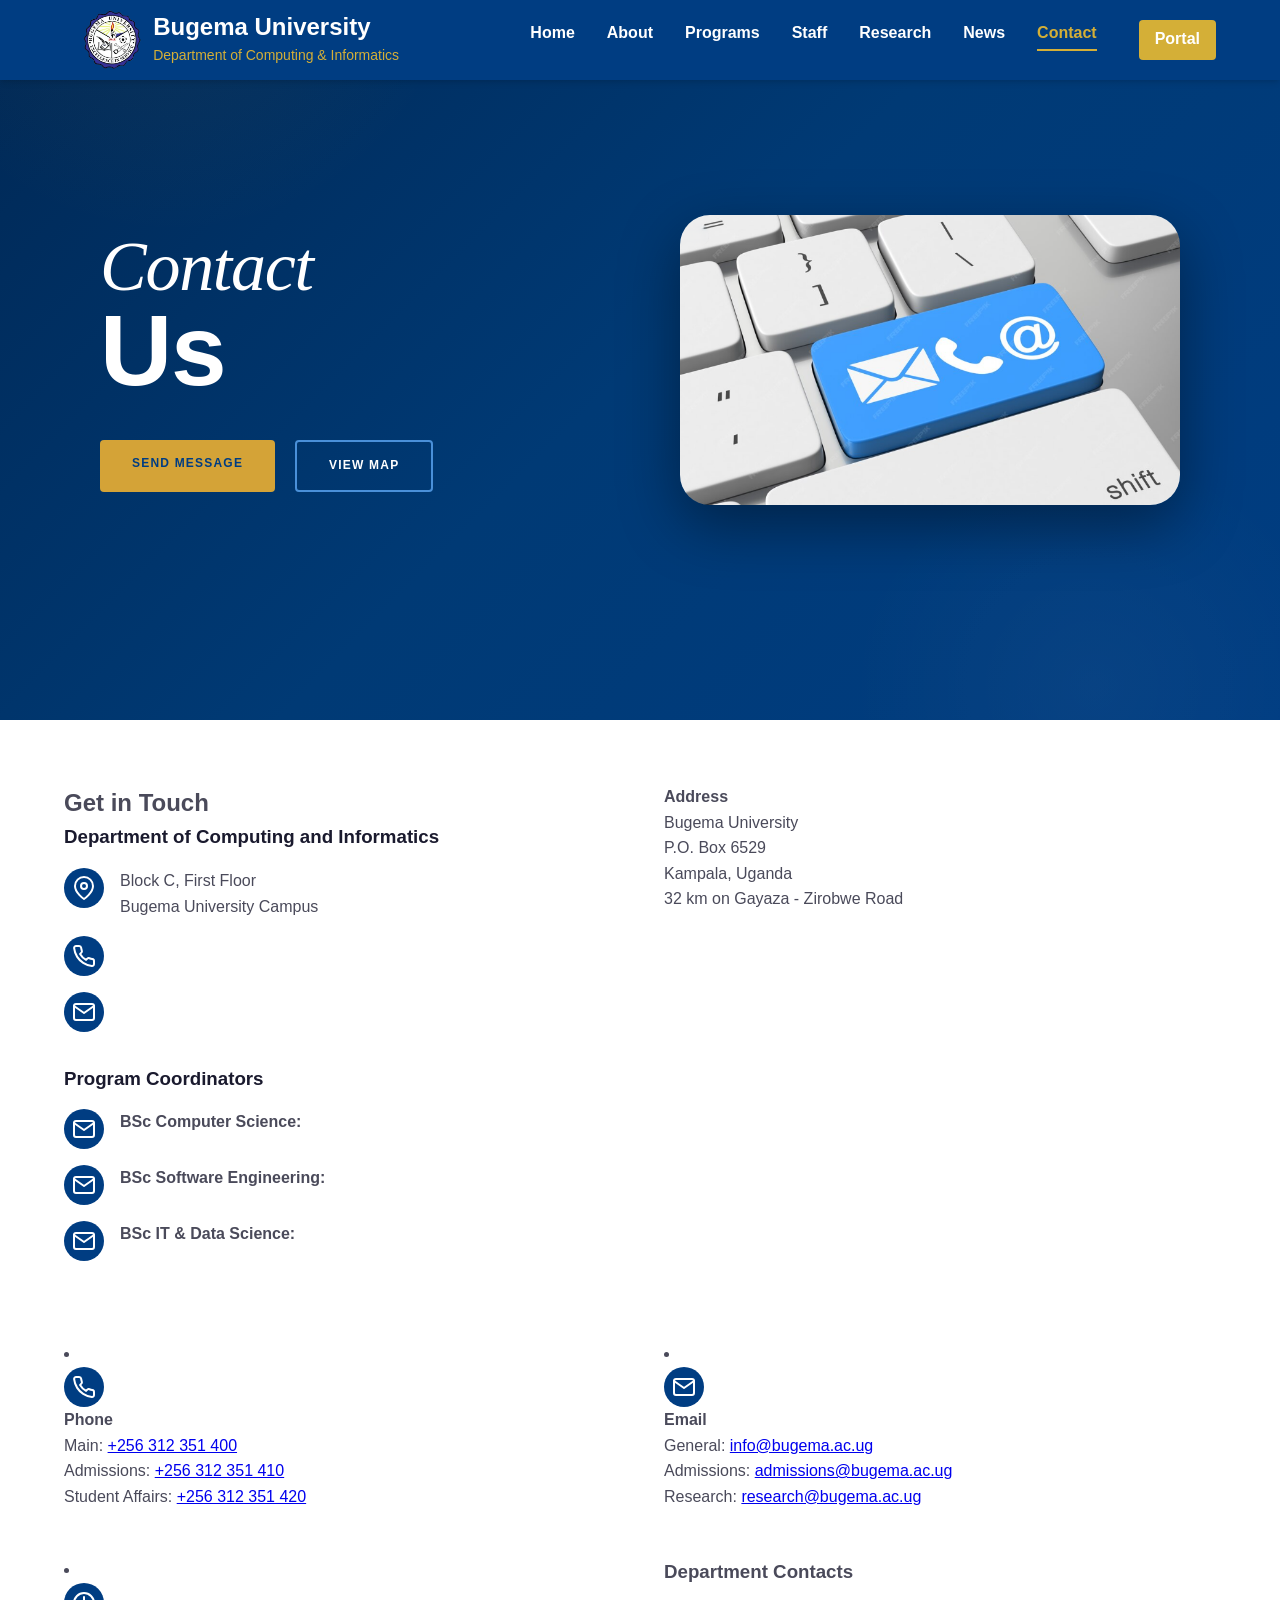
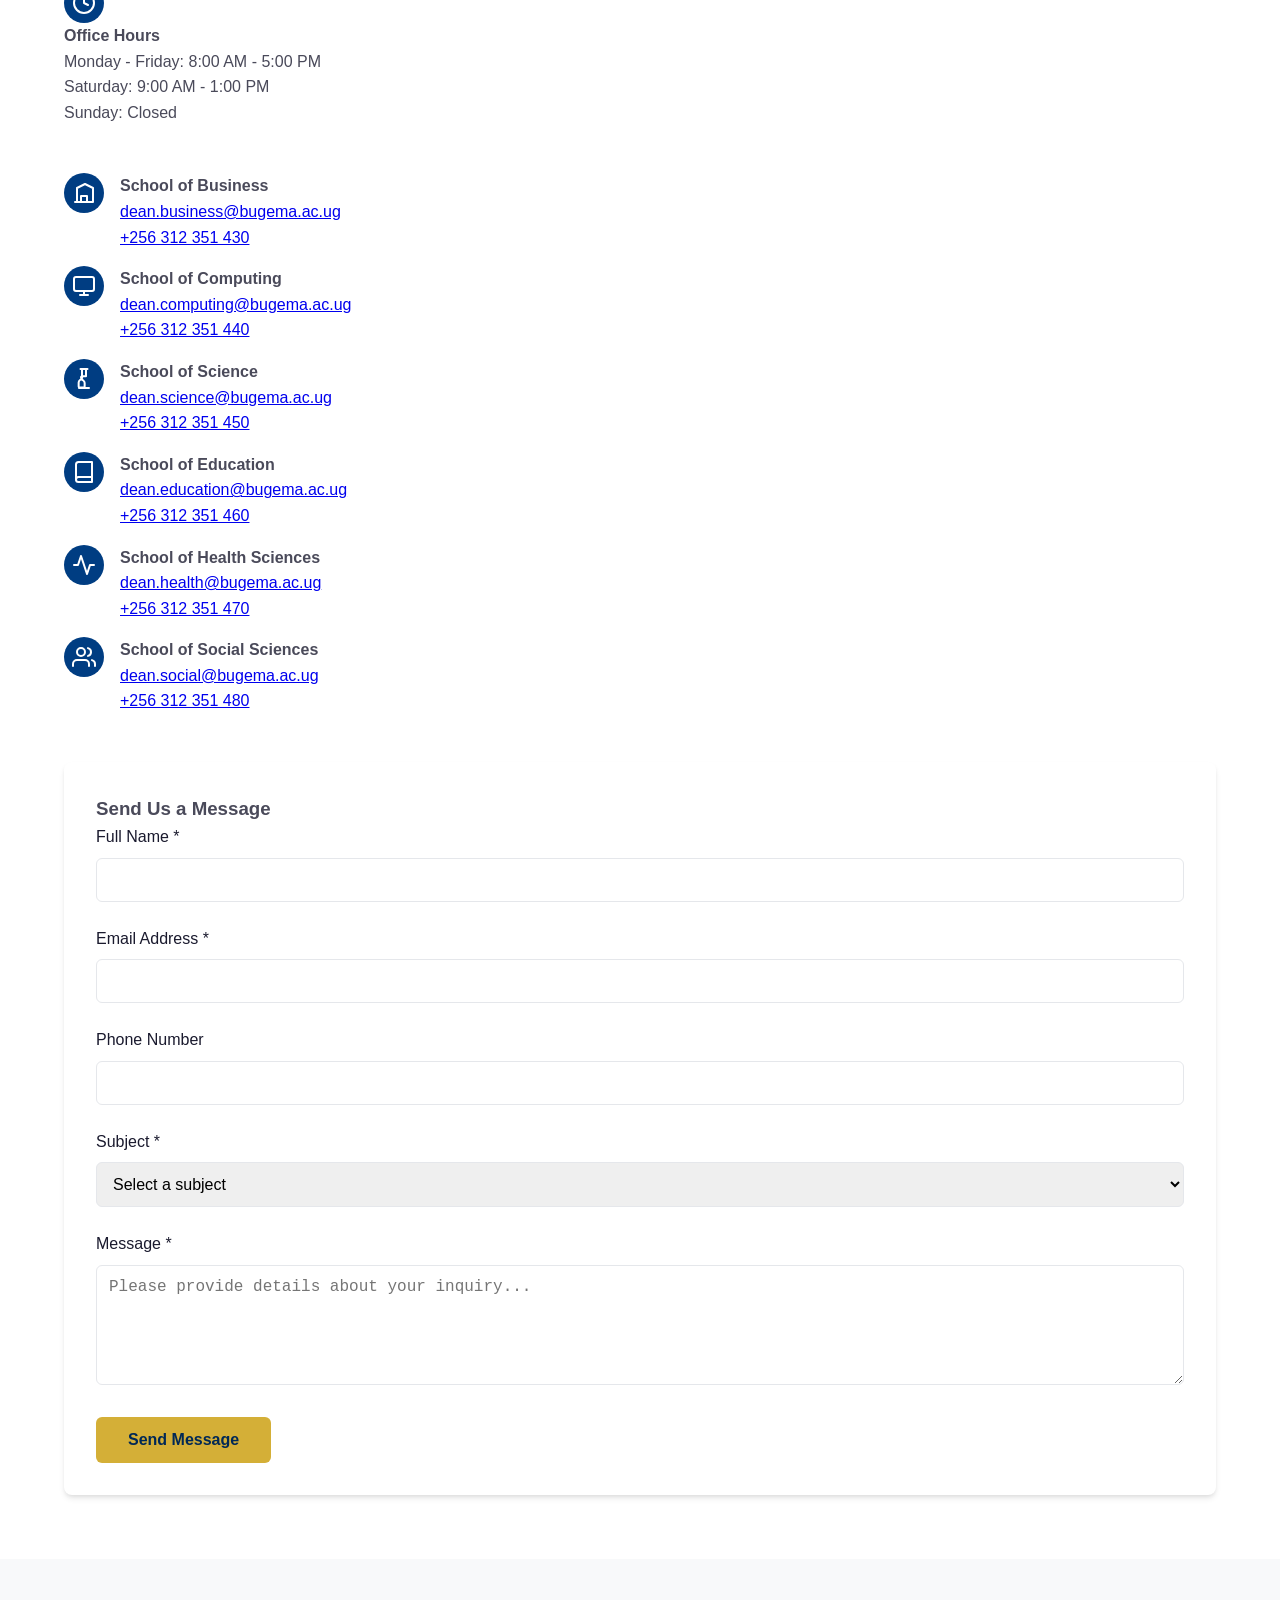
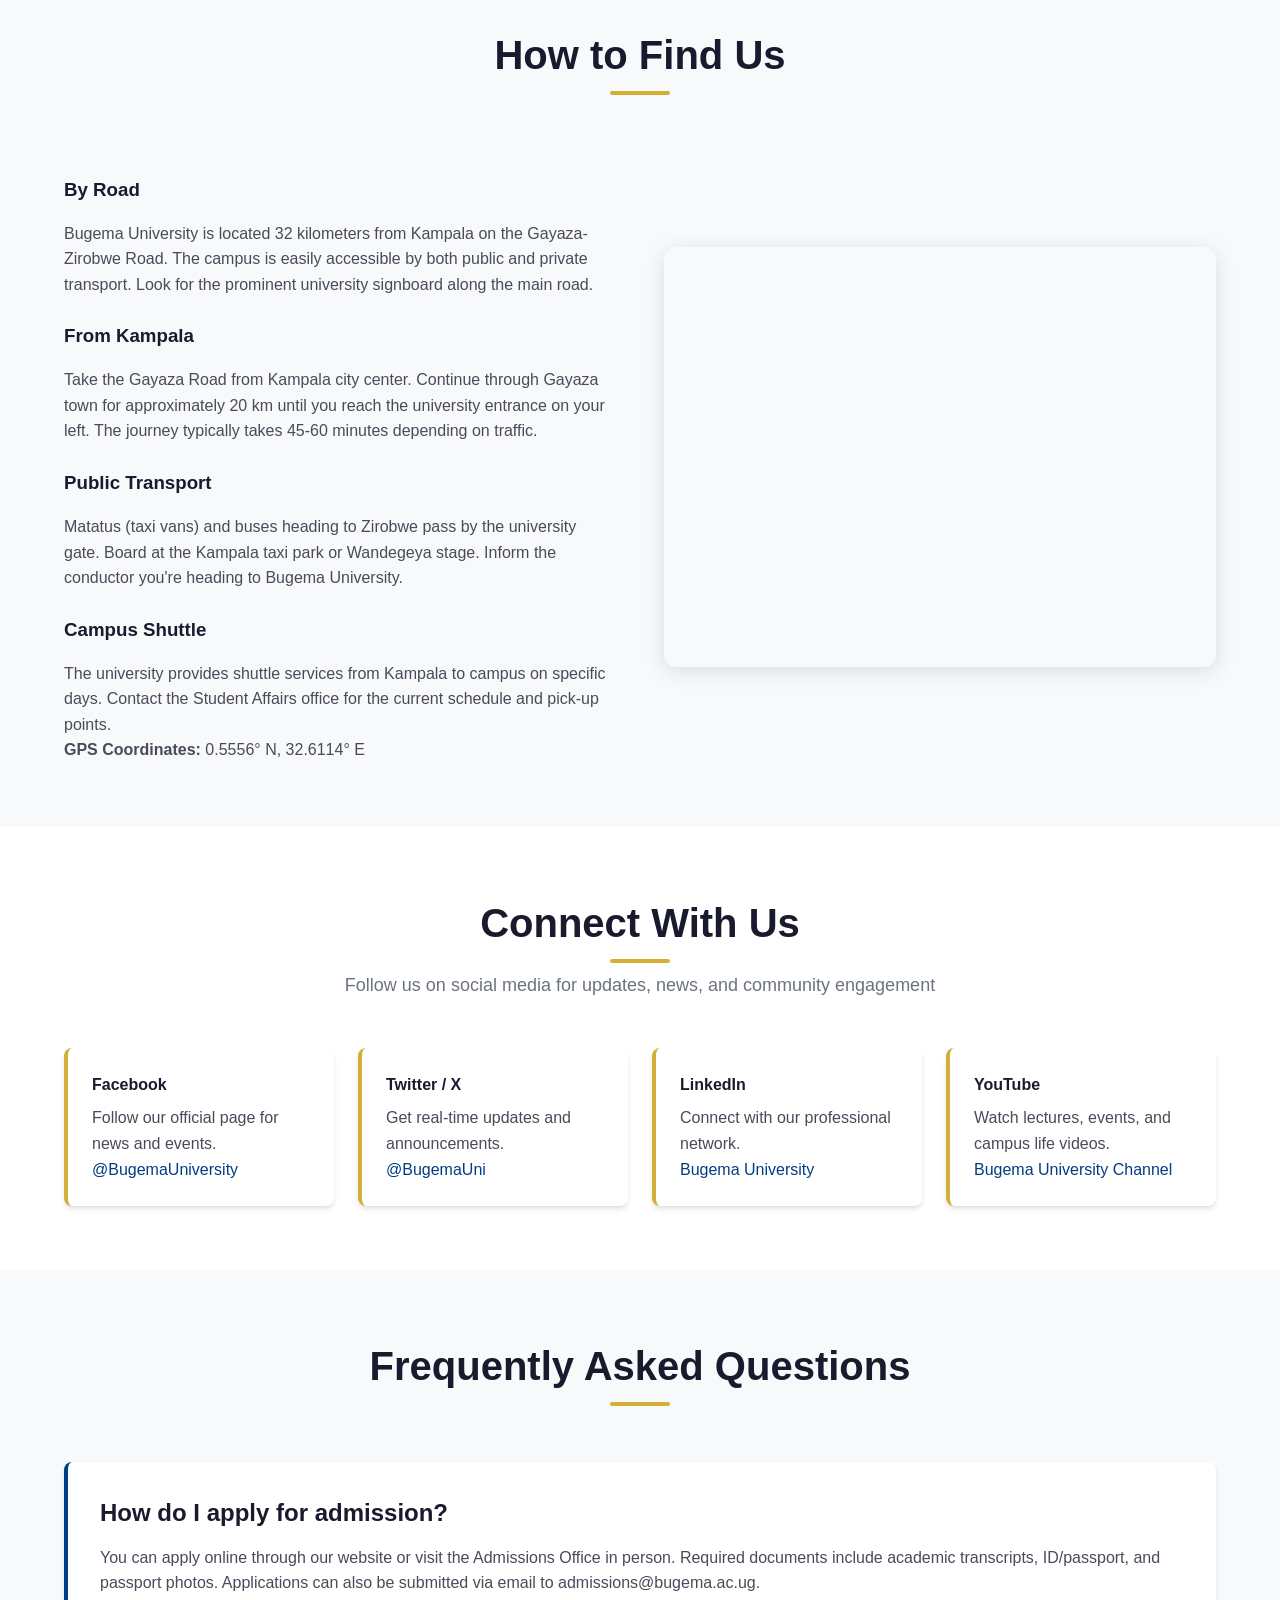
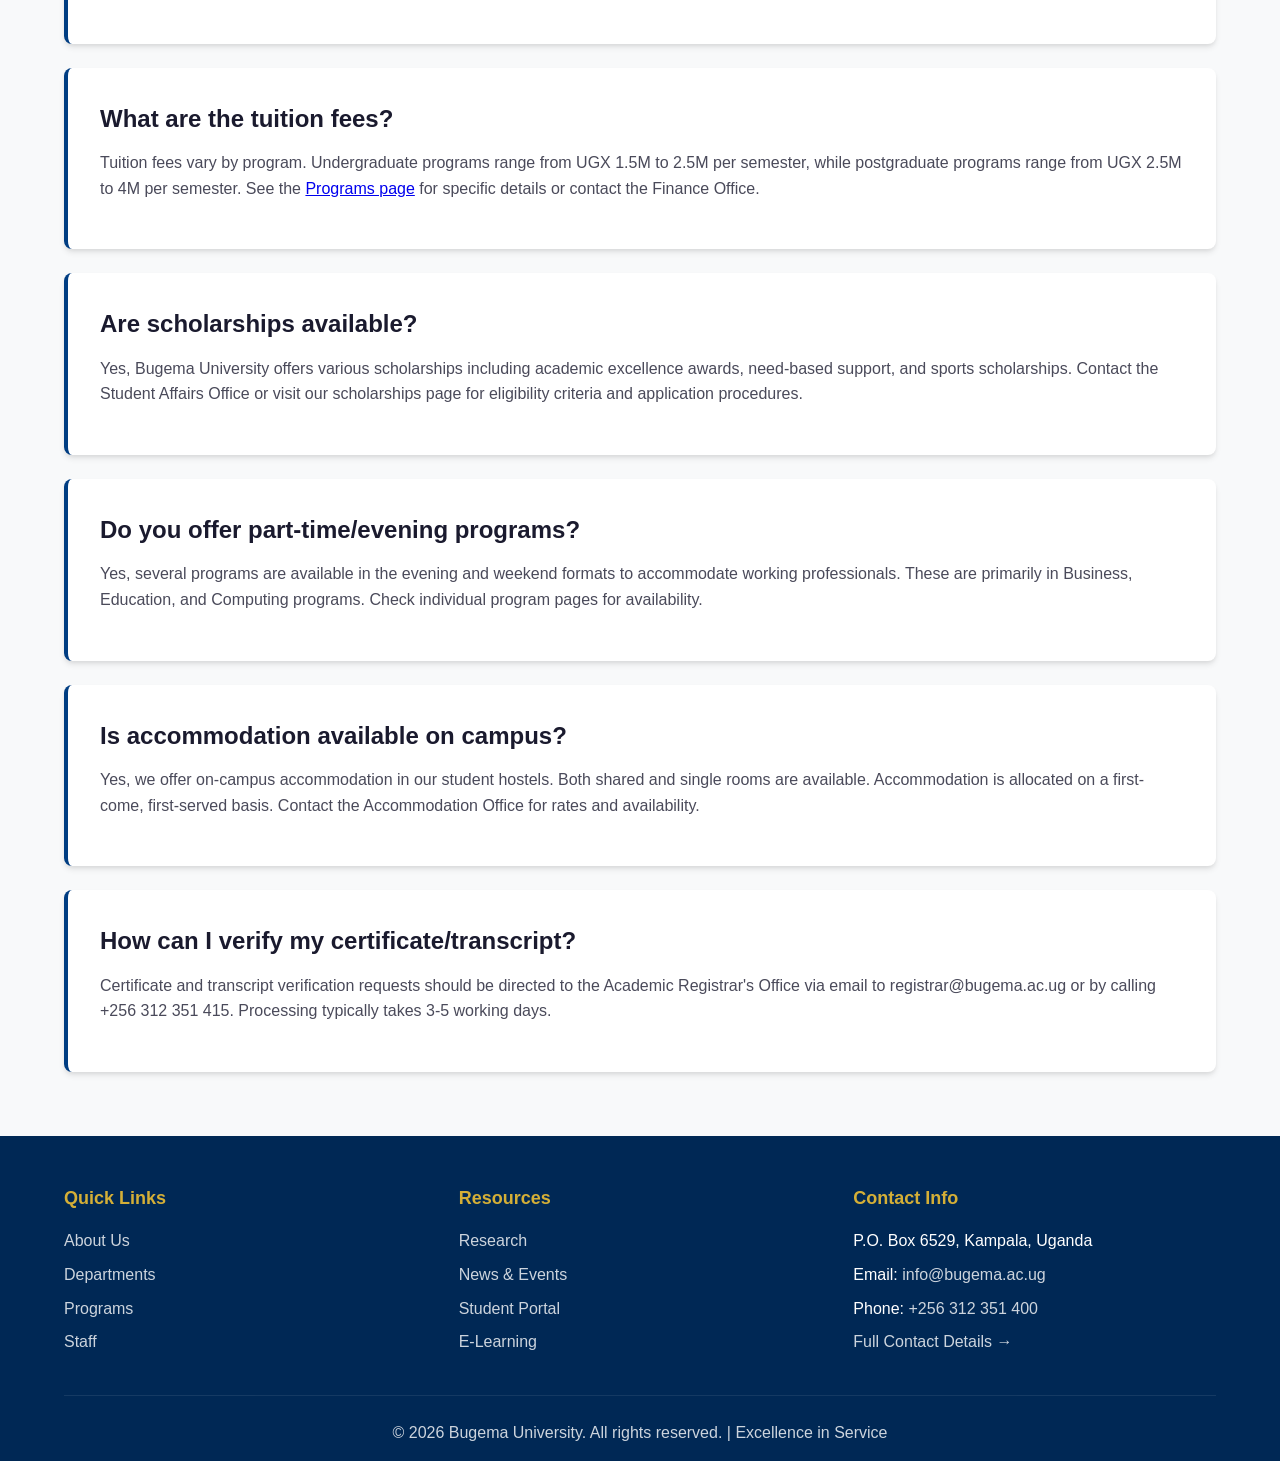
<file: contact.html>
<!DOCTYPE html>
<html lang="en">

<head>
    <meta charset="UTF-8">
    <meta name="viewport" content="width=device-width, initial-scale=1.0">
    <meta name="description"
        content="Contact Bugema University Department of Computing and Informatics. Find location, email addresses, phone numbers, and department contacts.">
    <title>Contact - Computing and Informatics</title>
    <link rel="stylesheet" href="styles.css">
</head>

<body>
    <a href="#main-content" class="skip-link">Skip to main content</a>

    <header>
        <nav class="main-nav" role="navigation" aria-label="Main navigation">
            <div class="logo">
                <img src="logo.png" alt="Bugema University Logo">
                <div class="logo-text">
                    <h1>Bugema University</h1>
                    <span>Department of Computing & Informatics</span>
                </div>
            </div>
            <button class="mobile-menu-toggle" aria-label="Toggle navigation menu" aria-expanded="false">
                <svg class="icon icon-white" viewBox="0 0 24 24" fill="none" stroke="currentColor" stroke-width="2"
                    stroke-linecap="round" stroke-linejoin="round">
                    <line x1="3" y1="12" x2="21" y2="12"></line>
                    <line x1="3" y1="6" x2="21" y2="6"></line>
                    <line x1="3" y1="18" x2="21" y2="18"></line>
                </svg>
            </button>
            <ul class="nav-links">
                <li><a href="index.html">Home</a></li>
                <li><a href="about.html">About</a></li>
                <li><a href="programs.html">Programs</a></li>
                <li><a href="staff.html">Staff</a></li>
                <li><a href="research.html">Research</a></li>
                <li><a href="news.html">News</a></li>
                <li><a href="contact.html" class="active" aria-current="page">Contact</a></li>
                <li><a href="https://erms.bugemauniv.ac.ug/student" target="_blank" class="btn btn-primary"
                        style="padding: 6px 16px; margin-left: 10px; font-weight: bold; border-radius: 4px;">Portal</a>
                </li>
            </ul>
        </nav>
    </header>

    <main id="main-content">
        <section class="hero contact-hero" role="banner">
            <div class="hero-content">
                <div class="hero-left">
                    <h2><span class="hero-title-contact">Contact</span><span class="hero-title-us">Us</span></h2>
                    <div class="hero-buttons">
                        <a href="#form-heading" class="btn btn-primary">SEND MESSAGE</a>
                        <a href="#location-heading" class="btn btn-outline-blue">VIEW MAP</a>
                    </div>
                </div>
                <div class="hero-right">
                    <img src="contact hero image.png" alt="Contact Us Keyboard with email, phone, and at sign icons">
                </div>
            </div>
        </section>

        <section class="section" aria-labelledby="contact-heading">
            <div class="container">
                <div class="contact-grid">
                    <div class="contact-info">
                        <h2 id="contact-heading">Get in Touch</h2>

                        <h3>Department of Computing and Informatics</h3>
                        <ul class="contact-details">
                            <li>
                                <div class="contact-icon">
                                    <svg class="icon icon-white" viewBox="0 0 24 24" fill="none" stroke="currentColor"
                                        stroke-width="2" stroke-linecap="round" stroke-linejoin="round">
                                        <path d="M21 10c0 7-9 13-9 13s-9-6-9-13a9 9 0 0 1 18 0z"></path>
                                        <circle cx="12" cy="10" r="3"></circle>
                                    </svg>
                                </div>
                                <span>Block C, First Floor<br>Bugema University Campus</span>
                            </li>
                            <li>
                                <div class="contact-icon">
                                    <svg class="icon icon-white" viewBox="0 0 24 24" fill="none" stroke="currentColor"
                                        stroke-width="2" stroke-linecap="round" stroke-linejoin="round">
                                        <path
                                            d="M22 16.92v3a2 2 0 0 1-2.18 2 19.79 19.79 0 0 1-8.63-3.07 19.5 19.5 0 0 1-6-6 19.79 19.79 0 0 1-3.07-8.67A2 2 0 0 1 4.11 2h3a2 2 0 0 1 2 1.72 12.84 12.84 0 0 0 .7 2.81 2 2 0 0 1-.45 2.11L8.09 9.91a16 16 0 0 0 6 6l1.27-1.27a2 2 0 0 1 2.11-.45 12.84 12.84 0 0 0 2.81.7A2 2 0 0 1 22 16.92z">
                                        </path>
                                    </svg>
                                </div>
                                <span><a href="tel:+256312351400" style="color:var(--white);">+256 312 351 400 (Ext.
                                        223)</a></span>
                            </li>
                            <li>
                                <div class="contact-icon">
                                    <svg class="icon icon-white" viewBox="0 0 24 24" fill="none" stroke="currentColor"
                                        stroke-width="2" stroke-linecap="round" stroke-linejoin="round">
                                        <path
                                            d="M4 4h16c1.1 0 2 .9 2 2v12c0 1.1-.9 2-2 2H4c-1.1 0-2-.9-2-2V6c0-1.1.9-2 2-2z">
                                        </path>
                                        <polyline points="22,6 12,13 2,6"></polyline>
                                    </svg>
                                </div>
                                <span><a href="mailto:computing@bugema.ac.ug"
                                        style="color:var(--white);">computing@bugema.ac.ug</a></span>
                            </li>
                        </ul>

                        <h3>Program Coordinators</h3>
                        <ul class="contact-details">
                            <li>
                                <div class="contact-icon">
                                    <svg class="icon icon-white" viewBox="0 0 24 24" fill="none" stroke="currentColor"
                                        stroke-width="2" stroke-linecap="round" stroke-linejoin="round">
                                        <path
                                            d="M4 4h16c1.1 0 2 .9 2 2v12c0 1.1-.9 2-2 2H4c-1.1 0-2-.9-2-2V6c0-1.1.9-2 2-2z">
                                        </path>
                                        <polyline points="22,6 12,13 2,6"></polyline>
                                    </svg>
                                </div>
                                <span><strong>BSc Computer Science:</strong> <a href="mailto:cs@bugema.ac.ug"
                                        style="color:var(--white);">cs@bugema.ac.ug</a></span>
                            </li>
                            <li>
                                <div class="contact-icon">
                                    <svg class="icon icon-white" viewBox="0 0 24 24" fill="none" stroke="currentColor"
                                        stroke-width="2" stroke-linecap="round" stroke-linejoin="round">
                                        <path
                                            d="M4 4h16c1.1 0 2 .9 2 2v12c0 1.1-.9 2-2 2H4c-1.1 0-2-.9-2-2V6c0-1.1.9-2 2-2z">
                                        </path>
                                        <polyline points="22,6 12,13 2,6"></polyline>
                                    </svg>
                                </div>
                                <span><strong>BSc Software Engineering:</strong> <a href="mailto:se@bugema.ac.ug"
                                        style="color:var(--white);">se@bugema.ac.ug</a></span>
                            </li>
                            <li>
                                <div class="contact-icon">
                                    <svg class="icon icon-white" viewBox="0 0 24 24" fill="none" stroke="currentColor"
                                        stroke-width="2" stroke-linecap="round" stroke-linejoin="round">
                                        <path
                                            d="M4 4h16c1.1 0 2 .9 2 2v12c0 1.1-.9 2-2 2H4c-1.1 0-2-.9-2-2V6c0-1.1.9-2 2-2z">
                                        </path>
                                        <polyline points="22,6 12,13 2,6"></polyline>
                                    </svg>
                                </div>
                                <span><strong>BSc IT & Data Science:</strong> <a href="mailto:it@bugema.ac.ug"
                                        style="color:var(--white);">it@bugema.ac.ug</a></span>
                            </li>
                        </ul>
                        <circle cx="12" cy="10" r="3"></circle>
                        </svg>
                    </div>
                    <div>
                        <strong>Address</strong><br>
                        Bugema University<br>
                        P.O. Box 6529<br>
                        Kampala, Uganda<br>
                        32 km on Gayaza - Zirobwe Road
                    </div>
                    </li>
                    <li>
                        <div class="contact-icon">
                            <svg class="icon icon-white" viewBox="0 0 24 24" fill="none" stroke="currentColor"
                                stroke-width="2" stroke-linecap="round" stroke-linejoin="round">
                                <path
                                    d="M22 16.92v3a2 2 0 0 1-2.18 2 19.79 19.79 0 0 1-8.63-3.07 19.5 19.5 0 0 1-6-6 19.79 19.79 0 0 1-3.07-8.67A2 2 0 0 1 4.11 2h3a2 2 0 0 1 2 1.72 12.84 12.84 0 0 0 .7 2.81 2 2 0 0 1-.45 2.11L8.09 9.91a16 16 0 0 0 6 6l1.27-1.27a2 2 0 0 1 2.11-.45 12.84 12.84 0 0 0 2.81.7A2 2 0 0 1 22 16.92z">
                                </path>
                            </svg>
                        </div>
                        <div>
                            <strong>Phone</strong><br>
                            Main: <a href="tel:+256312351400">+256 312 351 400</a><br>
                            Admissions: <a href="tel:+256312351410">+256 312 351 410</a><br>
                            Student Affairs: <a href="tel:+256312351420">+256 312 351 420</a>
                        </div>
                    </li>
                    <li>
                        <div class="contact-icon">
                            <svg class="icon icon-white" viewBox="0 0 24 24" fill="none" stroke="currentColor"
                                stroke-width="2" stroke-linecap="round" stroke-linejoin="round">
                                <path d="M4 4h16c1.1 0 2 .9 2 2v12c0 1.1-.9 2-2 2H4c-1.1 0-2-.9-2-2V6c0-1.1.9-2 2-2z">
                                </path>
                                <polyline points="22,6 12,13 2,6"></polyline>
                            </svg>
                        </div>
                        <div>
                            <strong>Email</strong><br>
                            General: <a href="mailto:info@bugema.ac.ug">info@bugema.ac.ug</a><br>
                            Admissions: <a href="mailto:admissions@bugema.ac.ug">admissions@bugema.ac.ug</a><br>
                            Research: <a href="mailto:research@bugema.ac.ug">research@bugema.ac.ug</a>
                        </div>
                    </li>
                    <li>
                        <div class="contact-icon">
                            <svg class="icon icon-white" viewBox="0 0 24 24" fill="none" stroke="currentColor"
                                stroke-width="2" stroke-linecap="round" stroke-linejoin="round">
                                <circle cx="12" cy="12" r="10"></circle>
                                <polyline points="12 6 12 12 16 14"></polyline>
                            </svg>
                        </div>
                        <div>
                            <strong>Office Hours</strong><br>
                            Monday - Friday: 8:00 AM - 5:00 PM<br>
                            Saturday: 9:00 AM - 1:00 PM<br>
                            Sunday: Closed
                        </div>
                    </li>
                    </ul>

                    <h3>Department Contacts</h3>
                    <ul class="contact-details">
                        <li>
                            <div class="contact-icon">
                                <svg class="icon icon-white" viewBox="0 0 24 24" fill="none" stroke="currentColor"
                                    stroke-width="2" stroke-linecap="round" stroke-linejoin="round">
                                    <path d="M3 21h18M5 21V7l8-4 8 4v14M9 21v-6h6v6" />
                                </svg>
                            </div>
                            <div>
                                <strong>School of Business</strong><br>
                                <a href="mailto:dean.business@bugema.ac.ug">dean.business@bugema.ac.ug</a><br>
                                <a href="tel:+256312351430">+256 312 351 430</a>
                            </div>
                        </li>
                        <li>
                            <div class="contact-icon">
                                <svg class="icon icon-white" viewBox="0 0 24 24" fill="none" stroke="currentColor"
                                    stroke-width="2" stroke-linecap="round" stroke-linejoin="round">
                                    <rect x="2" y="3" width="20" height="14" rx="2" ry="2"></rect>
                                    <line x1="8" y1="21" x2="16" y2="21"></line>
                                    <line x1="12" y1="17" x2="12" y2="21"></line>
                                </svg>
                            </div>
                            <div>
                                <strong>School of Computing</strong><br>
                                <a href="mailto:dean.computing@bugema.ac.ug">dean.computing@bugema.ac.ug</a><br>
                                <a href="tel:+256312351440">+256 312 351 440</a>
                            </div>
                        </li>
                        <li>
                            <div class="contact-icon">
                                <svg class="icon icon-white" viewBox="0 0 24 24" fill="none" stroke="currentColor"
                                    stroke-width="2" stroke-linecap="round" stroke-linejoin="round">
                                    <path
                                        d="M10 2v7.31M14 9.3V1.99M8.5 2h7M14 9.3h-4.05a.95.95 0 0 0-.95 1.05 3 3 0 0 0 1.35 2.5l.95.63a3 3 0 0 1 1.35 2.5v3.55a.95.95 0 0 1-.95.95h-4.1a.95.95 0 0 1-.95-.95V15.5a3 3 0 0 1 1.35-2.5l.95-.63a3 3 0 0 0 1.35-2.5" />
                                    <path d="M7 21h10" />
                                </svg>
                            </div>
                            <div>
                                <strong>School of Science</strong><br>
                                <a href="mailto:dean.science@bugema.ac.ug">dean.science@bugema.ac.ug</a><br>
                                <a href="tel:+256312351450">+256 312 351 450</a>
                            </div>
                        </li>
                        <li>
                            <div class="contact-icon">
                                <svg class="icon icon-white" viewBox="0 0 24 24" fill="none" stroke="currentColor"
                                    stroke-width="2" stroke-linecap="round" stroke-linejoin="round">
                                    <path d="M4 19.5A2.5 2.5 0 0 1 6.5 17H20"></path>
                                    <path d="M6.5 2H20v20H6.5A2.5 2.5 0 0 1 4 19.5v-15A2.5 2.5 0 0 1 6.5 2z"></path>
                                </svg>
                            </div>
                            <div>
                                <strong>School of Education</strong><br>
                                <a href="mailto:dean.education@bugema.ac.ug">dean.education@bugema.ac.ug</a><br>
                                <a href="tel:+256312351460">+256 312 351 460</a>
                            </div>
                        </li>
                        <li>
                            <div class="contact-icon">
                                <svg class="icon icon-white" viewBox="0 0 24 24" fill="none" stroke="currentColor"
                                    stroke-width="2" stroke-linecap="round" stroke-linejoin="round">
                                    <path d="M22 12h-4l-3 9L9 3l-3 9H2"></path>
                                </svg>
                            </div>
                            <div>
                                <strong>School of Health Sciences</strong><br>
                                <a href="mailto:dean.health@bugema.ac.ug">dean.health@bugema.ac.ug</a><br>
                                <a href="tel:+256312351470">+256 312 351 470</a>
                            </div>
                        </li>
                        <li>
                            <div class="contact-icon">
                                <svg class="icon icon-white" viewBox="0 0 24 24" fill="none" stroke="currentColor"
                                    stroke-width="2" stroke-linecap="round" stroke-linejoin="round">
                                    <path d="M17 21v-2a4 4 0 0 0-4-4H5a4 4 0 0 0-4 4v2"></path>
                                    <circle cx="9" cy="7" r="4"></circle>
                                    <path d="M23 21v-2a4 4 0 0 0-3-3.87"></path>
                                    <path d="M16 3.13a4 4 0 0 1 0 7.75"></path>
                                </svg>
                            </div>
                            <div>
                                <strong>School of Social Sciences</strong><br>
                                <a href="mailto:dean.social@bugema.ac.ug">dean.social@bugema.ac.ug</a><br>
                                <a href="tel:+256312351480">+256 312 351 480</a>
                            </div>
                        </li>
                    </ul>
                </div>

                <div>
                    <form class="contact-form" aria-labelledby="form-heading">
                        <h3 id="form-heading">Send Us a Message</h3>

                        <div class="form-group">
                            <label for="name">Full Name <span aria-label="required">*</span></label>
                            <input type="text" id="name" name="name" required aria-required="true">
                        </div>

                        <div class="form-group">
                            <label for="email">Email Address <span aria-label="required">*</span></label>
                            <input type="email" id="email" name="email" required aria-required="true">
                        </div>

                        <div class="form-group">
                            <label for="phone">Phone Number</label>
                            <input type="tel" id="phone" name="phone">
                        </div>

                        <div class="form-group">
                            <label for="subject">Subject <span aria-label="required">*</span></label>
                            <select id="subject" name="subject" required aria-required="true">
                                <option value="">Select a subject</option>
                                <option value="admission">Admission Inquiry</option>
                                <option value="academic">Academic Programs</option>
                                <option value="research">Research Collaboration</option>
                                <option value="partnership">Partnership Opportunities</option>
                                <option value="general">General Inquiry</option>
                                <option value="complaint">Feedback/Complaint</option>
                            </select>
                        </div>

                        <div class="form-group">
                            <label for="message">Message <span aria-label="required">*</span></label>
                            <textarea id="message" name="message" required aria-required="true"
                                placeholder="Please provide details about your inquiry..."></textarea>
                        </div>

                        <button type="submit" class="btn btn-primary">Send Message</button>
                    </form>
                </div>
            </div>
            </div>
        </section>

        <section class="section section-alt" aria-labelledby="location-heading">
            <div class="container">
                <div class="section-header">
                    <h2 id="location-heading">How to Find Us</h2>
                </div>
                <div class="about-content">
                    <div class="about-text">
                        <h3>By Road</h3>
                        <p>Bugema University is located 32 kilometers from Kampala on the Gayaza-Zirobwe Road. The
                            campus is easily accessible by both public and private transport. Look for the prominent
                            university signboard along the main road.</p>

                        <h3>From Kampala</h3>
                        <p>Take the Gayaza Road from Kampala city center. Continue through Gayaza town for approximately
                            20 km until you reach the university entrance on your left. The journey typically takes
                            45-60 minutes depending on traffic.</p>

                        <h3>Public Transport</h3>
                        <p>Matatus (taxi vans) and buses heading to Zirobwe pass by the university gate. Board at the
                            Kampala taxi park or Wandegeya stage. Inform the conductor you're heading to Bugema
                            University.</p>

                        <h3>Campus Shuttle</h3>
                        <p>The university provides shuttle services from Kampala to campus on specific days. Contact the
                            Student Affairs office for the current schedule and pick-up points.</p>

                        <p><strong>GPS Coordinates:</strong> 0.5556° N, 32.6114° E</p>
                    </div>
                    <div
                        style="flex: 1; min-width: 280px; border-radius: 0.75rem; overflow: hidden; box-shadow: 0 4px 20px rgba(0,0,0,0.12);">
                        <iframe title="Bugema University Main Campus Map"
                            src="https://www.google.com/maps/embed?pb=!1m18!1m12!1m3!1d3989.4836482507885!2d32.60890917427886!3d0.5554999636148!2m3!1f0!2f0!3f0!3m2!1i1024!2i768!4f13.1!3m3!1m2!1s0x177dbf4e2e8e1a1b%3A0xf4dbb9f21e38b7a6!2sBugema%20University!5e0!3m2!1sen!2sug!4v1712051200000!5m2!1sen!2sug"
                            width="100%" height="420" style="border: 0; display: block;" allowfullscreen=""
                            loading="lazy" referrerpolicy="no-referrer-when-downgrade">
                        </iframe>
                    </div>
                </div>
            </div>
        </section>

        <section class="section" aria-labelledby="social-heading">
            <div class="container">
                <div class="section-header">
                    <h2 id="social-heading">Connect With Us</h2>
                    <p>Follow us on social media for updates, news, and community engagement</p>
                </div>
                <div class="quick-links">
                    <div class="quick-link-item">
                        <h4>Facebook</h4>
                        <p>Follow our official page for news and events.</p>
                        <a href="#">@BugemaUniversity</a>
                    </div>
                    <div class="quick-link-item">
                        <h4>Twitter / X</h4>
                        <p>Get real-time updates and announcements.</p>
                        <a href="#">@BugemaUni</a>
                    </div>
                    <div class="quick-link-item">
                        <h4>LinkedIn</h4>
                        <p>Connect with our professional network.</p>
                        <a href="#">Bugema University</a>
                    </div>
                    <div class="quick-link-item">
                        <h4>YouTube</h4>
                        <p>Watch lectures, events, and campus life videos.</p>
                        <a href="#">Bugema University Channel</a>
                    </div>
                </div>
            </div>
        </section>

        <section class="section section-alt" aria-labelledby="faq-heading">
            <div class="container">
                <div class="section-header">
                    <h2 id="faq-heading">Frequently Asked Questions</h2>
                </div>
                <div class="department-list">
                    <article class="department-item">
                        <h3>How do I apply for admission?</h3>
                        <p>You can apply online through our website or visit the Admissions Office in person. Required
                            documents include academic transcripts, ID/passport, and passport photos. Applications can
                            also be submitted via email to admissions@bugema.ac.ug.</p>
                    </article>
                    <article class="department-item">
                        <h3>What are the tuition fees?</h3>
                        <p>Tuition fees vary by program. Undergraduate programs range from UGX 1.5M to 2.5M per
                            semester, while postgraduate programs range from UGX 2.5M to 4M per semester. See the <a
                                href="programs.html">Programs page</a> for specific details or contact the Finance
                            Office.</p>
                    </article>
                    <article class="department-item">
                        <h3>Are scholarships available?</h3>
                        <p>Yes, Bugema University offers various scholarships including academic excellence awards,
                            need-based support, and sports scholarships. Contact the Student Affairs Office or visit our
                            scholarships page for eligibility criteria and application procedures.</p>
                    </article>
                    <article class="department-item">
                        <h3>Do you offer part-time/evening programs?</h3>
                        <p>Yes, several programs are available in the evening and weekend formats to accommodate working
                            professionals. These are primarily in Business, Education, and Computing programs. Check
                            individual program pages for availability.</p>
                    </article>
                    <article class="department-item">
                        <h3>Is accommodation available on campus?</h3>
                        <p>Yes, we offer on-campus accommodation in our student hostels. Both shared and single rooms
                            are available. Accommodation is allocated on a first-come, first-served basis. Contact the
                            Accommodation Office for rates and availability.</p>
                    </article>
                    <article class="department-item">
                        <h3>How can I verify my certificate/transcript?</h3>
                        <p>Certificate and transcript verification requests should be directed to the Academic
                            Registrar's Office via email to registrar@bugema.ac.ug or by calling +256 312 351 415.
                            Processing typically takes 3-5 working days.</p>
                    </article>
                </div>
            </div>
        </section>
    </main>

    <footer role="contentinfo">
        <div class="container">
            <div class="footer-grid">
                <div class="footer-section">
                    <h4>Quick Links</h4>
                    <ul>
                        <li><a href="about.html">About Us</a></li>
                        <li><a href="departments.html">Departments</a></li>
                        <li><a href="programs.html">Programs</a></li>
                        <li><a href="staff.html">Staff</a></li>
                    </ul>
                </div>
                <div class="footer-section">
                    <h4>Resources</h4>
                    <ul>
                        <li><a href="research.html">Research</a></li>
                        <li><a href="news.html">News & Events</a></li>
                        <li><a href="https://erms.bugemauniv.ac.ug/student" target="_blank">Student Portal</a></li>
                        <li><a href="https://elearning.bugemauniv.ac.ug" target="_blank">E-Learning</a></li>
                    </ul>
                </div>
                <div class="footer-section">
                    <h4>Contact Info</h4>
                    <ul>
                        <li>P.O. Box 6529, Kampala, Uganda</li>
                        <li>Email: <a href="mailto:info@bugema.ac.ug">info@bugema.ac.ug</a></li>
                        <li>Phone: <a href="tel:+256312351400">+256 312 351 400</a></li>
                        <li><a href="contact.html">Full Contact Details →</a></li>
                    </ul>
                </div>
            </div>
            <div class="footer-bottom">
                <p>&copy; 2026 Bugema University. All rights reserved. | Excellence in Service</p>
            </div>
        </div>
    </footer>

    <script>
        const menuToggle = document.querySelector('.mobile-menu-toggle');
        const navLinks = document.querySelector('.nav-links');

        menuToggle.addEventListener('click', () => {
            const isExpanded = menuToggle.getAttribute('aria-expanded') === 'true';
            menuToggle.setAttribute('aria-expanded', !isExpanded);
            navLinks.classList.toggle('active');
        });

        // Navbar scroll behavior - add solid background when scrolled past hero
        const header = document.querySelector('header');
        const hero = document.querySelector('.hero');

        function updateNavbar() {
            const heroBottom = hero.getBoundingClientRect().bottom;
            if (heroBottom <= 0) {
                header.classList.add('scrolled');
            } else {
                header.classList.remove('scrolled');
            }
        }

        window.addEventListener('scroll', updateNavbar);
        // Initial check
        updateNavbar();

        // Scroll to top button functionality
        const scrollToTopBtn = document.querySelector('.scroll-to-top');

        function toggleScrollToTop() {
            if (window.scrollY > 300) {
                scrollToTopBtn.classList.add('visible');
            } else {
                scrollToTopBtn.classList.remove('visible');
            }
        }

        window.addEventListener('scroll', toggleScrollToTop);

        scrollToTopBtn.addEventListener('click', () => {
            window.scrollTo({
                top: 0,
                behavior: 'smooth'
            });
        });
    </script>

    <button class="scroll-to-top" aria-label="Scroll to top">
        <svg viewBox="0 0 24 24" fill="none" stroke="currentColor" stroke-width="2" stroke-linecap="round"
            stroke-linejoin="round">
            <polyline points="18 15 12 9 6 15"></polyline>
        </svg>
    </button>
    <!-- Mobile Menu Extensions (Close button & Click outside) -->
    <script>
        (function () {
            const toggle = document.querySelector('.mobile-menu-toggle');
            const nav = document.querySelector('.nav-links');
            if (!nav) return;

            const closeBtn = document.createElement('button');
            closeBtn.innerHTML = '&times;';
            closeBtn.className = 'close-menu-btn';
            closeBtn.setAttribute('aria-label', 'Close menu');
            nav.insertBefore(closeBtn, nav.firstChild);

            function closeNav() {
                nav.classList.remove('active');
                if (toggle) toggle.setAttribute('aria-expanded', 'false');
            }

            closeBtn.addEventListener('click', closeNav);

            document.addEventListener('click', function (e) {
                if (nav.classList.contains('active')) {
                    if (!nav.contains(e.target) && (!toggle || !toggle.contains(e.target))) {
                        closeNav();
                    }
                }
            });
        })();
    </script>
</body>

</html>
</file>
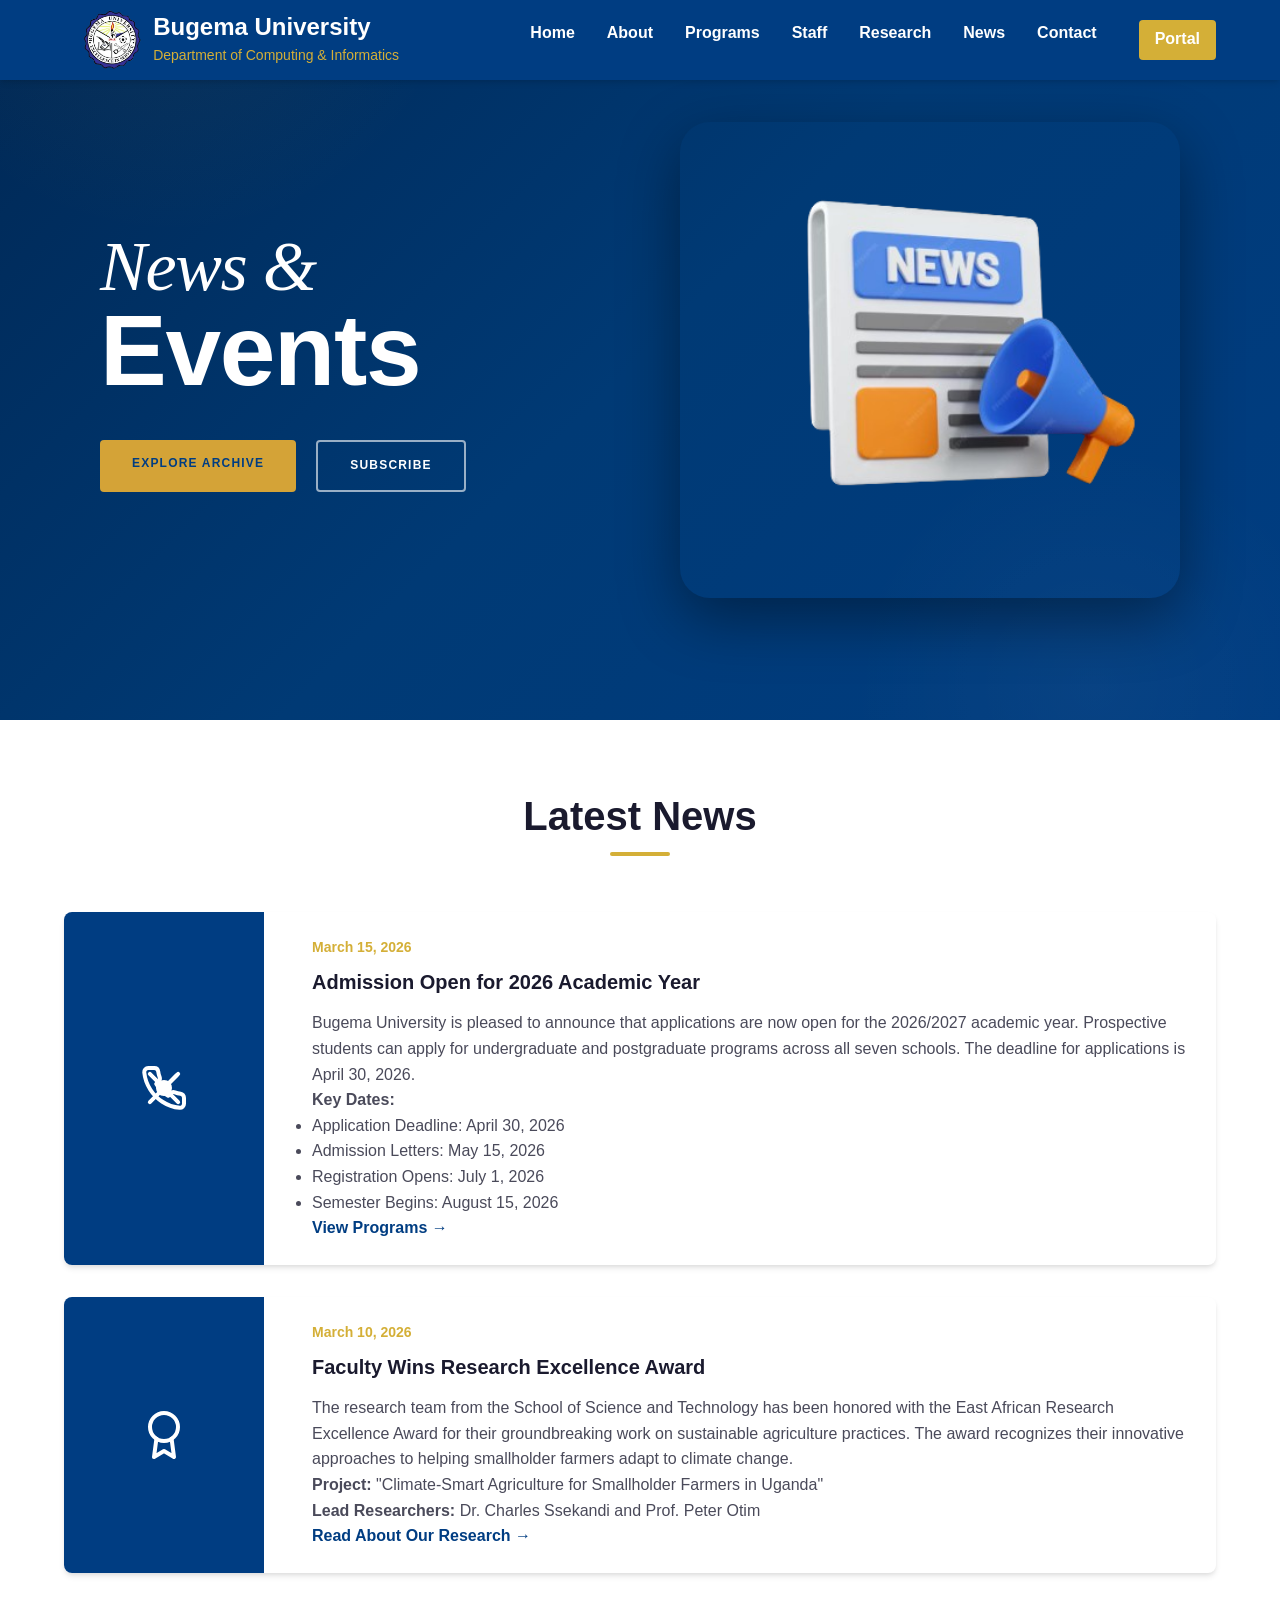
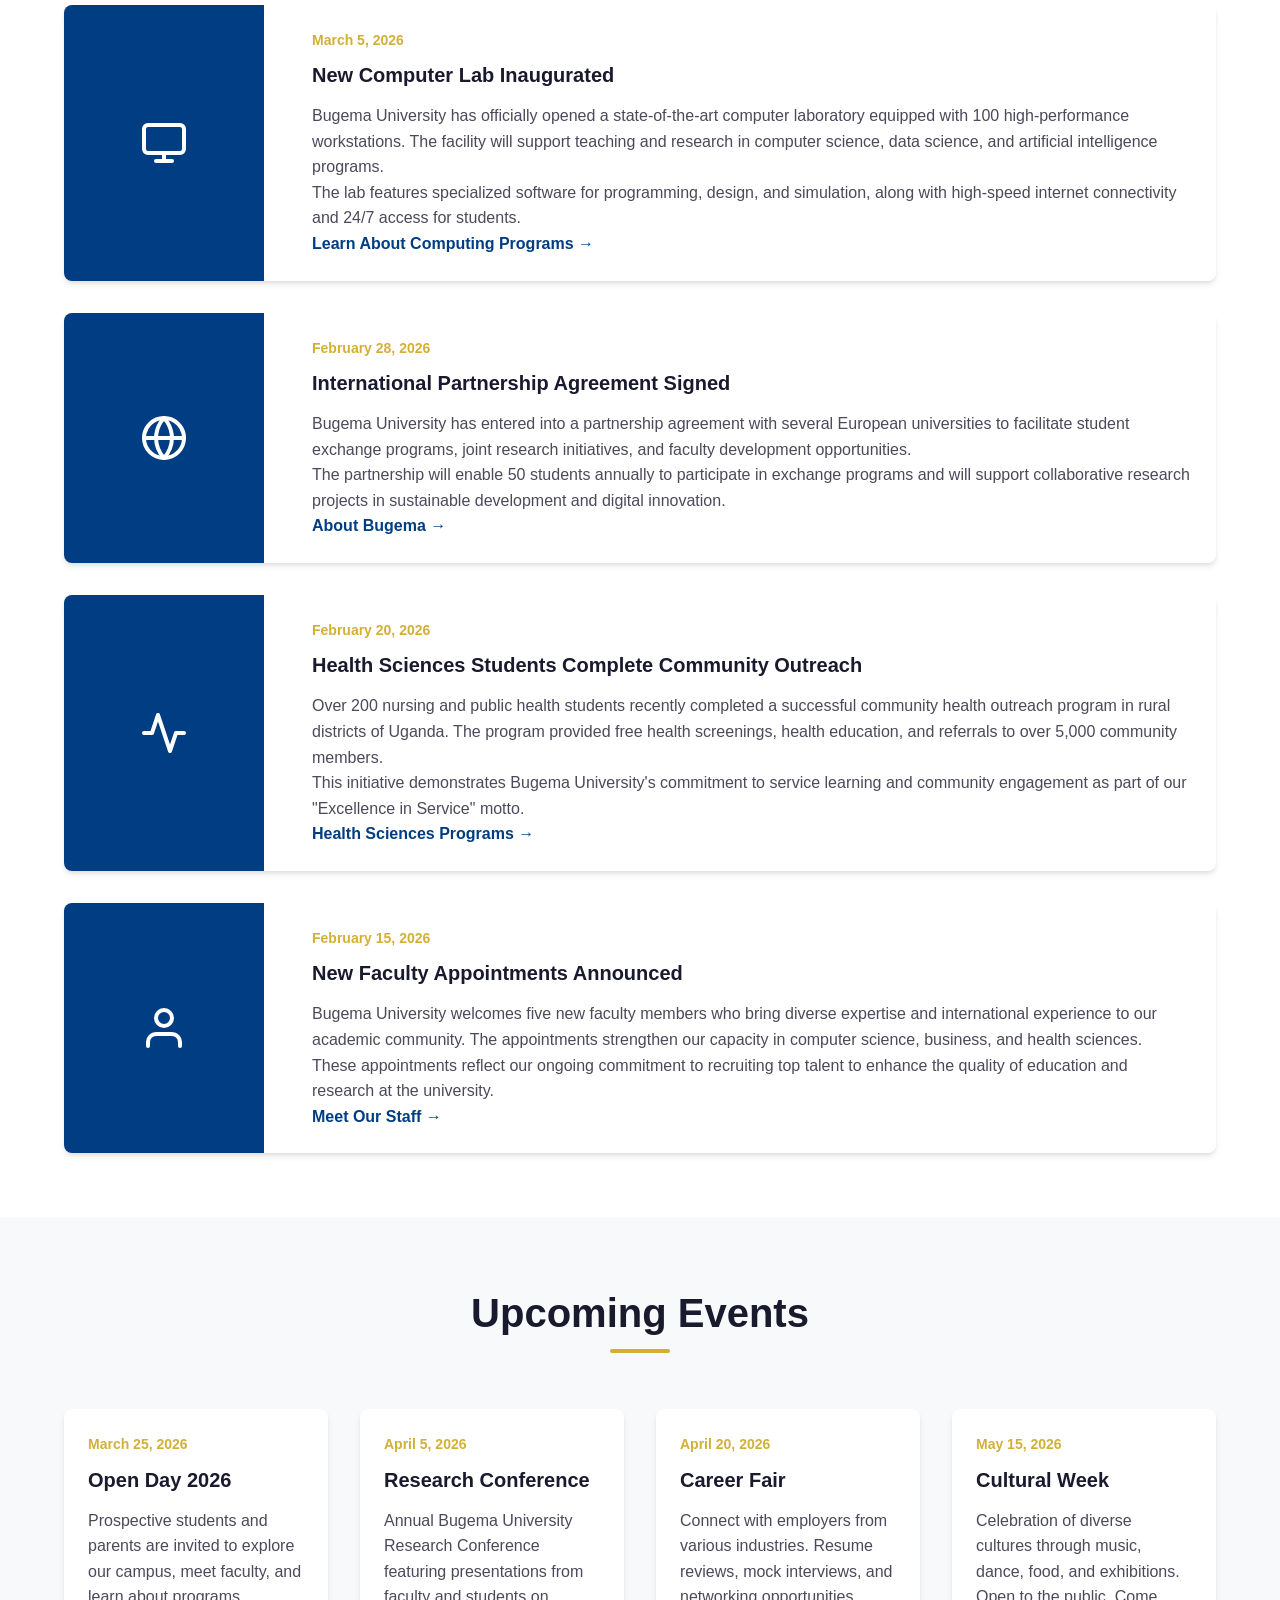
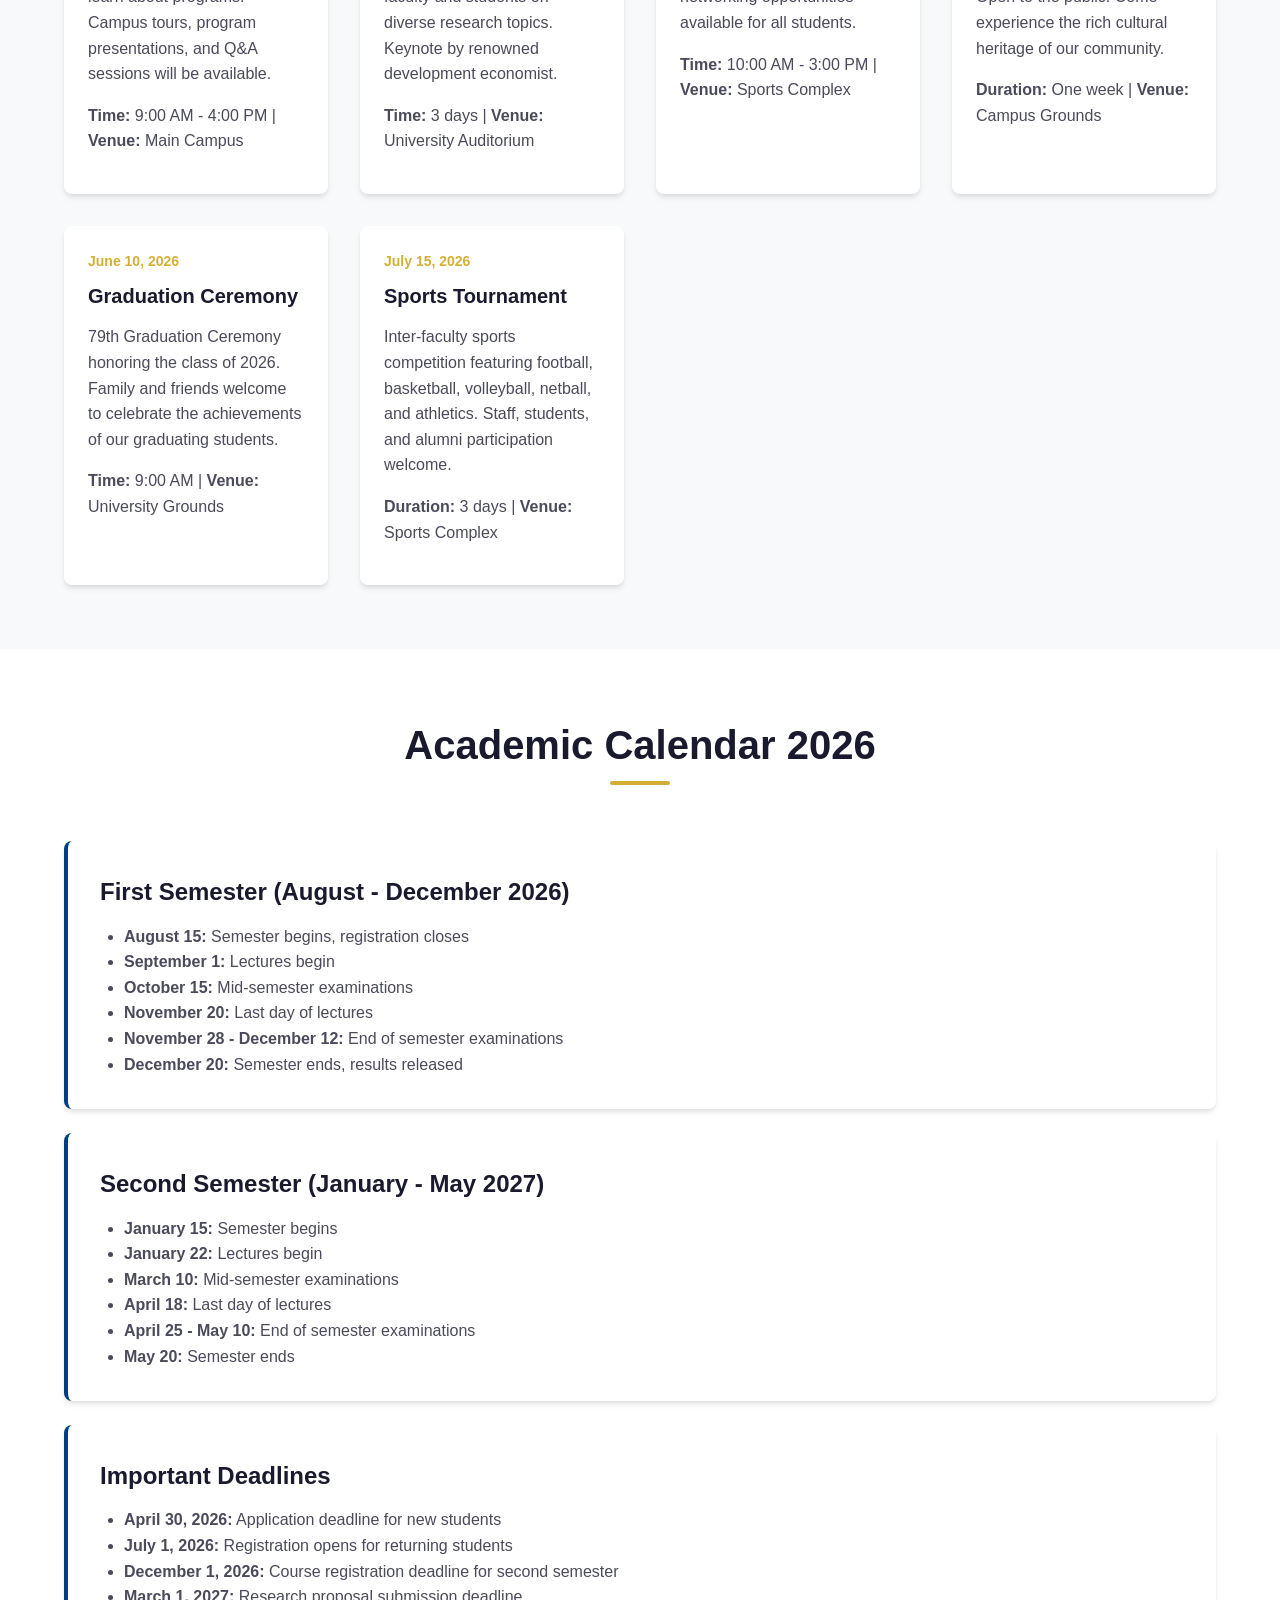
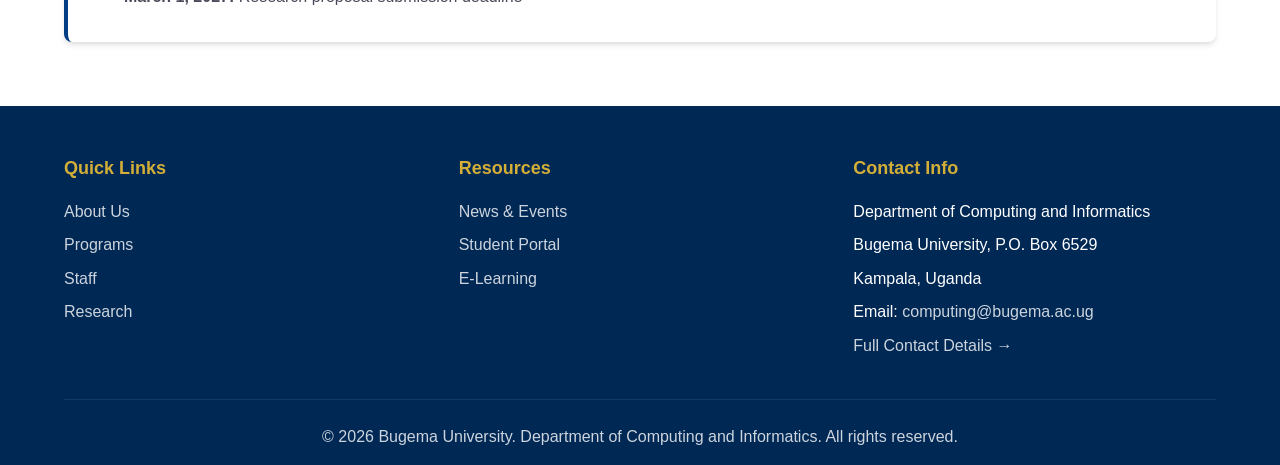
<file: news.html>
<!DOCTYPE html>
<html lang="en">

<head>
    <meta charset="UTF-8">
    <meta name="viewport" content="width=device-width, initial-scale=1.0">
    <meta name="description"
        content="Latest news, announcements, and upcoming events at Bugema University Department of Computing and Informatics. Stay updated with department activities.">
    <title>News & Events - Computing and Informatics</title>
    <link rel="stylesheet" href="styles.css">
</head>

<body>
    <a href="#main-content" class="skip-link">Skip to main content</a>

    <header>
        <nav class="main-nav" role="navigation" aria-label="Main navigation">
            <div class="logo">
                <img src="logo.png" alt="Bugema University Logo">
                <div class="logo-text">
                    <h1>Bugema University</h1>
                    <span>Department of Computing & Informatics</span>
                </div>
            </div>
            <button class="mobile-menu-toggle" aria-label="Toggle navigation menu" aria-expanded="false">
                <svg class="icon icon-white" viewBox="0 0 24 24" fill="none" stroke="currentColor" stroke-width="2"
                    stroke-linecap="round" stroke-linejoin="round">
                    <line x1="3" y1="12" x2="21" y2="12"></line>
                    <line x1="3" y1="6" x2="21" y2="6"></line>
                    <line x1="3" y1="18" x2="21" y2="18"></line>
                </svg>
            </button>
            <ul class="nav-links">
                <li><a href="index.html">Home</a></li>
                <li><a href="about.html">About</a></li>
                <li><a href="programs.html">Programs</a></li>
                <li><a href="staff.html">Staff</a></li>
                <li><a href="research.html">Research</a></li>
                <li><a href="news.html">News</a></li>
                <li><a href="contact.html">Contact</a></li>
                <li><a href="https://erms.bugemauniv.ac.ug/student" target="_blank" class="btn btn-primary"
                        style="padding: 6px 16px; margin-left: 10px; font-weight: bold; border-radius: 4px;">Portal</a>
                </li>
            </ul>
        </nav>
    </header>

    <main id="main-content">
        <section class="hero news-hero" role="banner">
            <div class="hero-content">
                <div class="hero-left">
                    <h2><span class="hero-title-news">News &</span><span class="hero-title-events">Events</span></h2>
                    <div class="hero-buttons">
                        <a href="#latest-news-heading" class="btn btn-primary">EXPLORE ARCHIVE</a>
                        <a href="#" class="btn btn-outline">SUBSCRIBE</a>
                    </div>
                </div>
                <div class="hero-right">
                    <img src="news_hero.png" alt="Bugema University News and Events">
                </div>
            </div>
        </section>

        <section class="section" aria-labelledby="latest-news-heading">
            <div class="container">
                <div class="section-header">
                    <h2 id="latest-news-heading">Latest News</h2>
                </div>
                <div class="news-grid">
                    <article class="news-item">
                        <div class="news-image" aria-hidden="true">
                            <svg class="icon icon-lg icon-white" viewBox="0 0 24 24" fill="none" stroke="currentColor"
                                stroke-width="2" stroke-linecap="round" stroke-linejoin="round">
                                <path
                                    d="M22 16.92v3a2 2 0 0 1-2.18 2 19.79 19.79 0 0 1-8.63-3.07 19.5 19.5 0 0 1-6-6 19.79 19.79 0 0 1-3.07-8.67A2 2 0 0 1 4.11 2h3a2 2 0 0 1 2 1.72 12.84 12.84 0 0 0 .7 2.81 2 2 0 0 1-.45 2.11L8.09 9.91a16 16 0 0 0 6 6l1.27-1.27a2 2 0 0 1 2.11-.45 12.84 12.84 0 0 0 2.81.7A2 2 0 0 1 22 16.92z">
                                </path>
                                <circle cx="12" cy="12" r="4" fill="white" stroke="none"></circle>
                                <line x1="4.93" y1="4.93" x2="9.17" y2="9.17"></line>
                                <line x1="14.83" y1="14.83" x2="19.07" y2="19.07"></line>
                                <line x1="14.83" y1="9.17" x2="19.07" y2="4.93"></line>
                                <line x1="14.83" y1="9.17" x2="18.36" y2="5.64"></line>
                                <line x1="4.93" y1="19.07" x2="9.17" y2="14.83"></line>
                            </svg>
                        </div>
                        <div class="news-content">
                            <div class="news-date">March 15, 2026</div>
                            <h3>Admission Open for 2026 Academic Year</h3>
                            <p>Bugema University is pleased to announce that applications are now open for the 2026/2027
                                academic year. Prospective students can apply for undergraduate and postgraduate
                                programs across all seven schools. The deadline for applications is April 30, 2026.</p>
                            <p><strong>Key Dates:</strong></p>
                            <ul>
                                <li>Application Deadline: April 30, 2026</li>
                                <li>Admission Letters: May 15, 2026</li>
                                <li>Registration Opens: July 1, 2026</li>
                                <li>Semester Begins: August 15, 2026</li>
                            </ul>
                            <a href="programs.html" class="card-link">View Programs →</a>
                        </div>
                    </article>

                    <article class="news-item">
                        <div class="news-image" aria-hidden="true">
                            <svg class="icon icon-lg icon-white" viewBox="0 0 24 24" fill="none" stroke="currentColor"
                                stroke-width="2" stroke-linecap="round" stroke-linejoin="round">
                                <circle cx="12" cy="8" r="7"></circle>
                                <polyline points="8.21 13.89 7 23 12 20 17 23 15.79 13.88"></polyline>
                            </svg>
                        </div>
                        <div class="news-content">
                            <div class="news-date">March 10, 2026</div>
                            <h3>Faculty Wins Research Excellence Award</h3>
                            <p>The research team from the School of Science and Technology has been honored with the
                                East African Research Excellence Award for their groundbreaking work on sustainable
                                agriculture practices. The award recognizes their innovative approaches to helping
                                smallholder farmers adapt to climate change.</p>
                            <p><strong>Project:</strong> "Climate-Smart Agriculture for Smallholder Farmers in Uganda"
                            </p>
                            <p><strong>Lead Researchers:</strong> Dr. Charles Ssekandi and Prof. Peter Otim</p>
                            <a href="research.html" class="card-link">Read About Our Research →</a>
                        </div>
                    </article>

                    <article class="news-item">
                        <div class="news-image" aria-hidden="true">
                            <svg class="icon icon-lg icon-white" viewBox="0 0 24 24" fill="none" stroke="currentColor"
                                stroke-width="2" stroke-linecap="round" stroke-linejoin="round">
                                <rect x="2" y="3" width="20" height="14" rx="2" ry="2"></rect>
                                <line x1="8" y1="21" x2="16" y2="21"></line>
                                <line x1="12" y1="17" x2="12" y2="21"></line>
                            </svg>
                        </div>
                        <div class="news-content">
                            <div class="news-date">March 5, 2026</div>
                            <h3>New Computer Lab Inaugurated</h3>
                            <p>Bugema University has officially opened a state-of-the-art computer laboratory equipped
                                with 100 high-performance workstations. The facility will support teaching and research
                                in computer science, data science, and artificial intelligence programs.</p>
                            <p>The lab features specialized software for programming, design, and simulation, along with
                                high-speed internet connectivity and 24/7 access for students.</p>
                            <a href="departments.html#computing" class="card-link">Learn About Computing Programs →</a>
                        </div>
                    </article>

                    <article class="news-item">
                        <div class="news-image" aria-hidden="true">
                            <svg class="icon icon-lg icon-white" viewBox="0 0 24 24" fill="none" stroke="currentColor"
                                stroke-width="2" stroke-linecap="round" stroke-linejoin="round">
                                <circle cx="12" cy="12" r="10"></circle>
                                <line x1="2" y1="12" x2="22" y2="12"></line>
                                <path
                                    d="M12 2a15.3 15.3 0 0 1 4 10 15.3 15.3 0 0 1-4 10 15.3 15.3 0 0 1-4-10 15.3 15.3 0 0 1 4-10z">
                                </path>
                            </svg>
                        </div>
                        <div class="news-content">
                            <div class="news-date">February 28, 2026</div>
                            <h3>International Partnership Agreement Signed</h3>
                            <p>Bugema University has entered into a partnership agreement with several European
                                universities to facilitate student exchange programs, joint research initiatives, and
                                faculty development opportunities.</p>
                            <p>The partnership will enable 50 students annually to participate in exchange programs and
                                will support collaborative research projects in sustainable development and digital
                                innovation.</p>
                            <a href="about.html" class="card-link">About Bugema →</a>
                        </div>
                    </article>

                    <article class="news-item">
                        <div class="news-image" aria-hidden="true">
                            <svg class="icon icon-lg icon-white" viewBox="0 0 24 24" fill="none" stroke="currentColor"
                                stroke-width="2" stroke-linecap="round" stroke-linejoin="round">
                                <path d="M22 12h-4l-3 9L9 3l-3 9H2"></path>
                            </svg>
                        </div>
                        <div class="news-content">
                            <div class="news-date">February 20, 2026</div>
                            <h3>Health Sciences Students Complete Community Outreach</h3>
                            <p>Over 200 nursing and public health students recently completed a successful community
                                health outreach program in rural districts of Uganda. The program provided free health
                                screenings, health education, and referrals to over 5,000 community members.</p>
                            <p>This initiative demonstrates Bugema University's commitment to service learning and
                                community engagement as part of our "Excellence in Service" motto.</p>
                            <a href="departments.html#health" class="card-link">Health Sciences Programs →</a>
                        </div>
                    </article>

                    <article class="news-item">
                        <div class="news-image" aria-hidden="true">
                            <svg class="icon icon-lg icon-white" viewBox="0 0 24 24" fill="none" stroke="currentColor"
                                stroke-width="2" stroke-linecap="round" stroke-linejoin="round">
                                <path d="M20 21v-2a4 4 0 0 0-4-4H8a4 4 0 0 0-4 4v2"></path>
                                <circle cx="12" cy="7" r="4"></circle>
                            </svg>
                        </div>
                        <div class="news-content">
                            <div class="news-date">February 15, 2026</div>
                            <h3>New Faculty Appointments Announced</h3>
                            <p>Bugema University welcomes five new faculty members who bring diverse expertise and
                                international experience to our academic community. The appointments strengthen our
                                capacity in computer science, business, and health sciences.</p>
                            <p>These appointments reflect our ongoing commitment to recruiting top talent to enhance the
                                quality of education and research at the university.</p>
                            <a href="staff.html" class="card-link">Meet Our Staff →</a>
                        </div>
                    </article>
                </div>
            </div>
        </section>

        <section class="section section-alt" aria-labelledby="events-heading">
            <div class="container">
                <div class="section-header">
                    <h2 id="events-heading">Upcoming Events</h2>
                </div>
                <div class="card-grid">
                    <article class="card">
                        <div class="card-content">
                            <div class="news-date">March 25, 2026</div>
                            <h3>Open Day 2026</h3>
                            <p>Prospective students and parents are invited to explore our campus, meet faculty, and
                                learn about programs. Campus tours, program presentations, and Q&A sessions will be
                                available.</p>
                            <p><strong>Time:</strong> 9:00 AM - 4:00 PM | <strong>Venue:</strong> Main Campus</p>
                        </div>
                    </article>
                    <article class="card">
                        <div class="card-content">
                            <div class="news-date">April 5, 2026</div>
                            <h3>Research Conference</h3>
                            <p>Annual Bugema University Research Conference featuring presentations from faculty and
                                students on diverse research topics. Keynote by renowned development economist.</p>
                            <p><strong>Time:</strong> 3 days | <strong>Venue:</strong> University Auditorium</p>
                        </div>
                    </article>
                    <article class="card">
                        <div class="card-content">
                            <div class="news-date">April 20, 2026</div>
                            <h3>Career Fair</h3>
                            <p>Connect with employers from various industries. Resume reviews, mock interviews, and
                                networking opportunities available for all students.</p>
                            <p><strong>Time:</strong> 10:00 AM - 3:00 PM | <strong>Venue:</strong> Sports Complex</p>
                        </div>
                    </article>
                    <article class="card">
                        <div class="card-content">
                            <div class="news-date">May 15, 2026</div>
                            <h3>Cultural Week</h3>
                            <p>Celebration of diverse cultures through music, dance, food, and exhibitions. Open to the
                                public. Come experience the rich cultural heritage of our community.</p>
                            <p><strong>Duration:</strong> One week | <strong>Venue:</strong> Campus Grounds</p>
                        </div>
                    </article>
                    <article class="card">
                        <div class="card-content">
                            <div class="news-date">June 10, 2026</div>
                            <h3>Graduation Ceremony</h3>
                            <p>79th Graduation Ceremony honoring the class of 2026. Family and friends welcome to
                                celebrate the achievements of our graduating students.</p>
                            <p><strong>Time:</strong> 9:00 AM | <strong>Venue:</strong> University Grounds</p>
                        </div>
                    </article>
                    <article class="card">
                        <div class="card-content">
                            <div class="news-date">July 15, 2026</div>
                            <h3>Sports Tournament</h3>
                            <p>Inter-faculty sports competition featuring football, basketball, volleyball, netball, and
                                athletics. Staff, students, and alumni participation welcome.</p>
                            <p><strong>Duration:</strong> 3 days | <strong>Venue:</strong> Sports Complex</p>
                        </div>
                    </article>
                </div>
            </div>
        </section>

        <section class="section" aria-labelledby="calendar-heading">
            <div class="container">
                <div class="section-header">
                    <h2 id="calendar-heading">Academic Calendar 2026</h2>
                </div>
                <div class="department-list">
                    <article class="department-item">
                        <h3>First Semester (August - December 2026)</h3>
                        <ul style="margin-left: 1.5rem;">
                            <li><strong>August 15:</strong> Semester begins, registration closes</li>
                            <li><strong>September 1:</strong> Lectures begin</li>
                            <li><strong>October 15:</strong> Mid-semester examinations</li>
                            <li><strong>November 20:</strong> Last day of lectures</li>
                            <li><strong>November 28 - December 12:</strong> End of semester examinations</li>
                            <li><strong>December 20:</strong> Semester ends, results released</li>
                        </ul>
                    </article>
                    <article class="department-item">
                        <h3>Second Semester (January - May 2027)</h3>
                        <ul style="margin-left: 1.5rem;">
                            <li><strong>January 15:</strong> Semester begins</li>
                            <li><strong>January 22:</strong> Lectures begin</li>
                            <li><strong>March 10:</strong> Mid-semester examinations</li>
                            <li><strong>April 18:</strong> Last day of lectures</li>
                            <li><strong>April 25 - May 10:</strong> End of semester examinations</li>
                            <li><strong>May 20:</strong> Semester ends</li>
                        </ul>
                    </article>
                    <article class="department-item">
                        <h3>Important Deadlines</h3>
                        <ul style="margin-left: 1.5rem;">
                            <li><strong>April 30, 2026:</strong> Application deadline for new students</li>
                            <li><strong>July 1, 2026:</strong> Registration opens for returning students</li>
                            <li><strong>December 1, 2026:</strong> Course registration deadline for second semester</li>
                            <li><strong>March 1, 2027:</strong> Research proposal submission deadline</li>
                        </ul>
                    </article>
                </div>
            </div>
        </section>
    </main>

    <footer role="contentinfo">
        <div class="container">
            <div class="footer-grid">
                <div class="footer-section">
                    <h4>Quick Links</h4>
                    <ul>
                        <li><a href="about.html">About Us</a></li>
                        <li><a href="programs.html">Programs</a></li>
                        <li><a href="staff.html">Staff</a></li>
                        <li><a href="research.html">Research</a></li>
                    </ul>
                </div>
                <div class="footer-section">
                    <h4>Resources</h4>
                    <ul>
                        <li><a href="news.html">News & Events</a></li>
                        <li><a href="https://erms.bugemauniv.ac.ug/student" target="_blank">Student Portal</a></li>
                        <li><a href="https://elearning.bugemauniv.ac.ug" target="_blank">E-Learning</a></li>
                    </ul>
                </div>
                <div class="footer-section">
                    <h4>Contact Info</h4>
                    <ul>
                        <li>Department of Computing and Informatics</li>
                        <li>Bugema University, P.O. Box 6529</li>
                        <li>Kampala, Uganda</li>
                        <li>Email: <a href="mailto:computing@bugema.ac.ug">computing@bugema.ac.ug</a></li>
                        <li><a href="contact.html">Full Contact Details →</a></li>
                    </ul>
                </div>
            </div>
            <div class="footer-bottom">
                <p>&copy; 2026 Bugema University. Department of Computing and Informatics. All rights reserved.</p>
            </div>
        </div>
    </footer>

    <script>
        const menuToggle = document.querySelector('.mobile-menu-toggle');
        const navLinks = document.querySelector('.nav-links');

        menuToggle.addEventListener('click', () => {
            const isExpanded = menuToggle.getAttribute('aria-expanded') === 'true';
            menuToggle.setAttribute('aria-expanded', !isExpanded);
            navLinks.classList.toggle('active');
        });

        // Navbar scroll behavior - add solid background when scrolled past hero
        const header = document.querySelector('header');
        const hero = document.querySelector('.hero');

        function updateNavbar() {
            const heroBottom = hero.getBoundingClientRect().bottom;
            if (heroBottom <= 0) {
                header.classList.add('scrolled');
            } else {
                header.classList.remove('scrolled');
            }
        }

        window.addEventListener('scroll', updateNavbar);
        // Initial check
        updateNavbar();

        // Scroll to top button functionality
        const scrollToTopBtn = document.querySelector('.scroll-to-top');

        function toggleScrollToTop() {
            if (window.scrollY > 300) {
                scrollToTopBtn.classList.add('visible');
            } else {
                scrollToTopBtn.classList.remove('visible');
            }
        }

        window.addEventListener('scroll', toggleScrollToTop);

        scrollToTopBtn.addEventListener('click', () => {
            window.scrollTo({
                top: 0,
                behavior: 'smooth'
            });
        });
    </script>

    <button class="scroll-to-top" aria-label="Scroll to top">
        <svg viewBox="0 0 24 24" fill="none" stroke="currentColor" stroke-width="2" stroke-linecap="round"
            stroke-linejoin="round">
            <polyline points="18 15 12 9 6 15"></polyline>
        </svg>
    </button>
    <!-- Mobile Menu Extensions (Close button & Click outside) -->
    <script>
        (function () {
            const toggle = document.querySelector('.mobile-menu-toggle');
            const nav = document.querySelector('.nav-links');
            if (!nav) return;

            const closeBtn = document.createElement('button');
            closeBtn.innerHTML = '&times;';
            closeBtn.className = 'close-menu-btn';
            closeBtn.setAttribute('aria-label', 'Close menu');
            nav.insertBefore(closeBtn, nav.firstChild);

            function closeNav() {
                nav.classList.remove('active');
                if (toggle) toggle.setAttribute('aria-expanded', 'false');
            }

            closeBtn.addEventListener('click', closeNav);

            document.addEventListener('click', function (e) {
                if (nav.classList.contains('active')) {
                    if (!nav.contains(e.target) && (!toggle || !toggle.contains(e.target))) {
                        closeNav();
                    }
                }
            });
        })();
    </script>
</body>

</html>
</file>
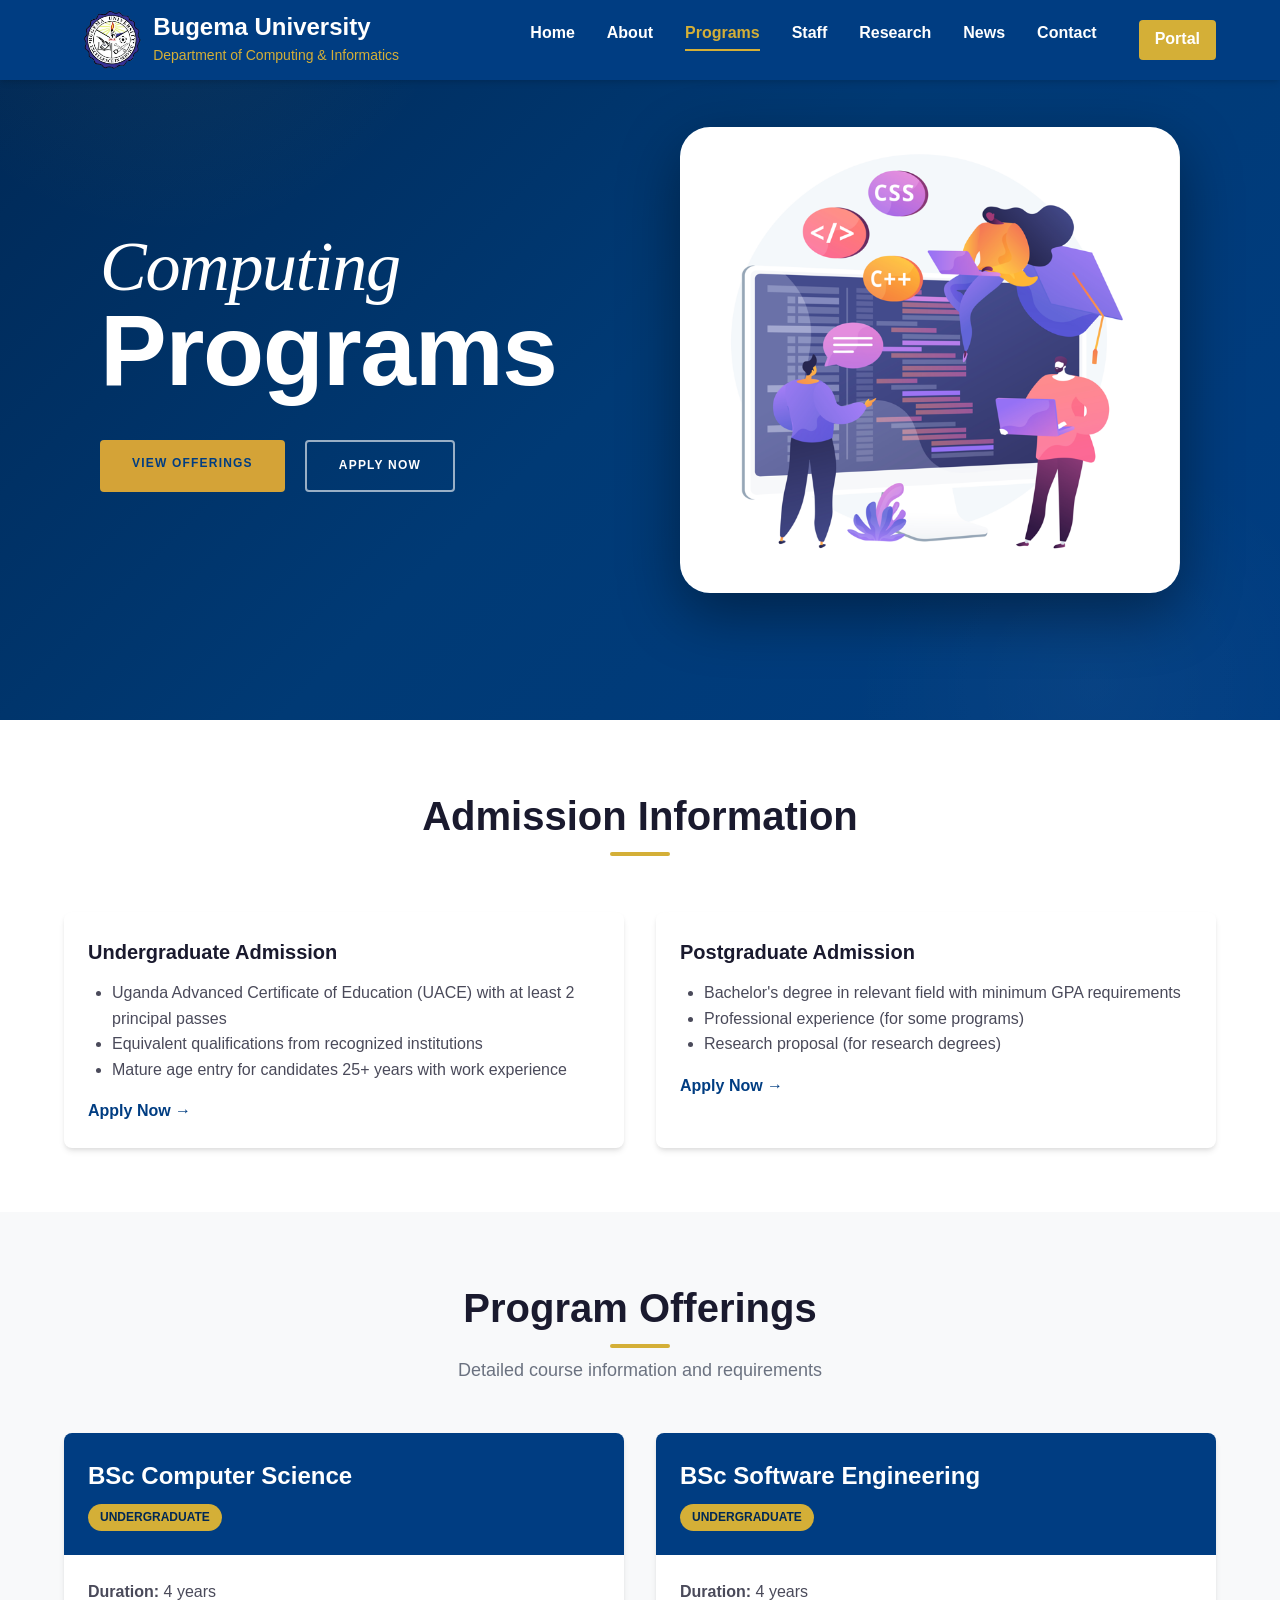
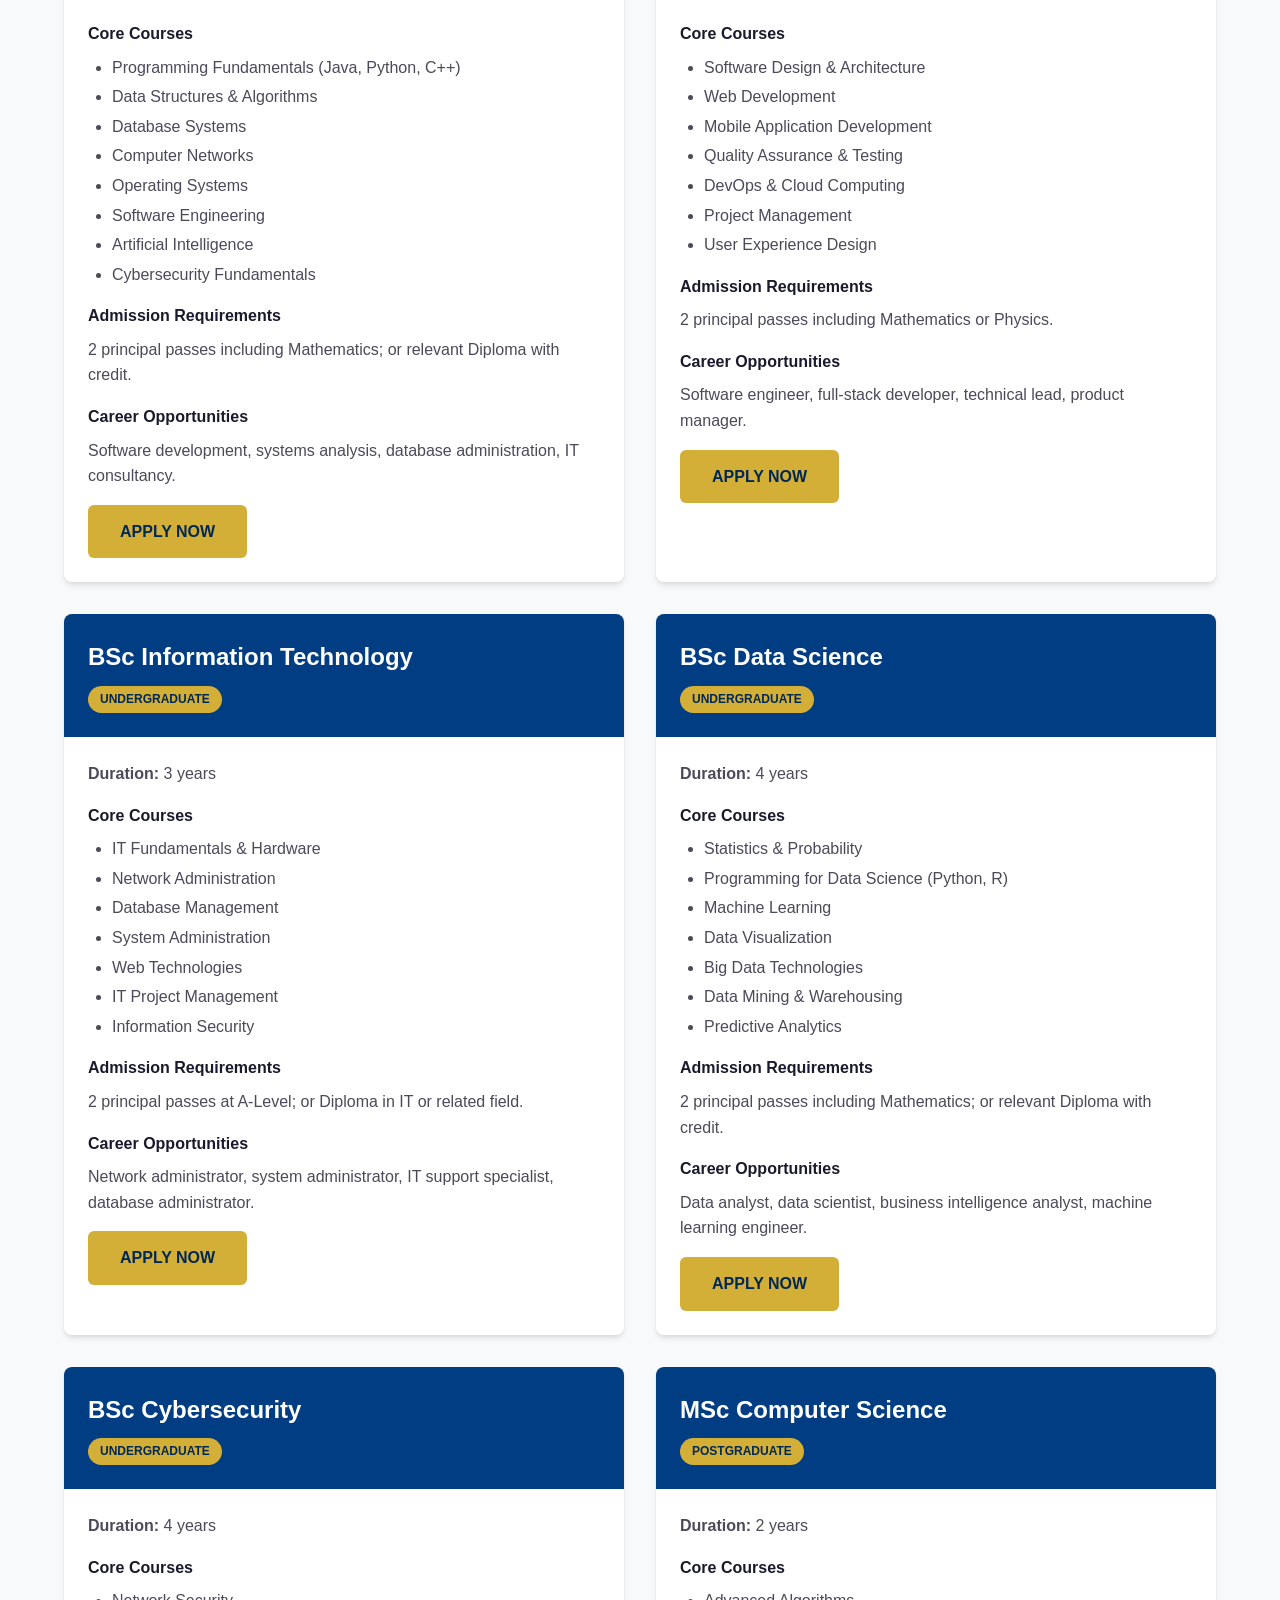
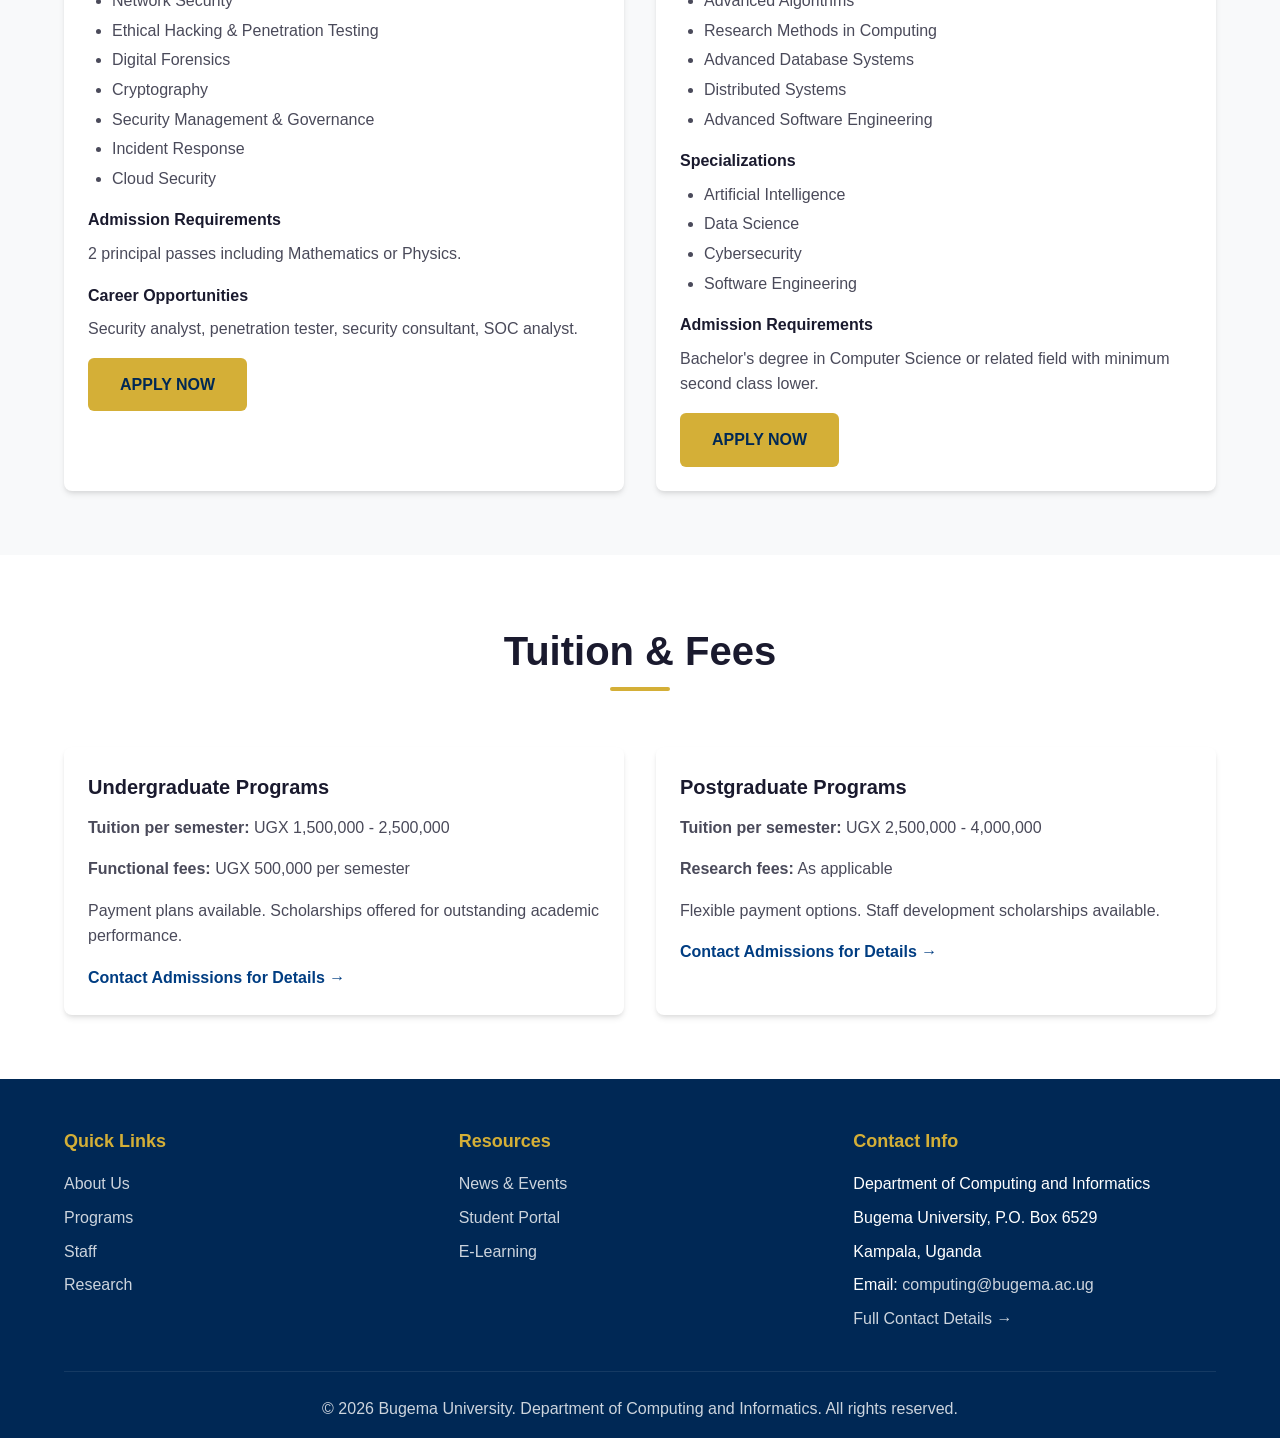
<file: programs.html>
<!DOCTYPE html>
<html lang="en">

<head>
    <meta charset="UTF-8">
    <meta name="viewport" content="width=device-width, initial-scale=1.0">
    <meta name="description"
        content="Explore computing programs at Bugema University Department of Computing and Informatics. Computer Science, Software Engineering, IT, Data Science, and Cybersecurity.">
    <title>Programs - Computing and Informatics</title>
    <link rel="stylesheet" href="styles.css">
</head>

<body>
    <a href="#main-content" class="skip-link">Skip to main content</a>

    <header>
        <nav class="main-nav" role="navigation" aria-label="Main navigation">
            <div class="logo">
                <img src="logo.png" alt="Bugema University Logo">
                <div class="logo-text">
                    <h1>Bugema University</h1>
                    <span>Department of Computing & Informatics</span>
                </div>
            </div>
            <button class="mobile-menu-toggle" aria-label="Toggle navigation menu" aria-expanded="false">
                <svg class="icon icon-white" viewBox="0 0 24 24" fill="none" stroke="currentColor" stroke-width="2"
                    stroke-linecap="round" stroke-linejoin="round">
                    <line x1="3" y1="12" x2="21" y2="12"></line>
                    <line x1="3" y1="6" x2="21" y2="6"></line>
                    <line x1="3" y1="18" x2="21" y2="18"></line>
                </svg>
            </button>
            <ul class="nav-links">
                <li><a href="index.html">Home</a></li>
                <li><a href="about.html">About</a></li>
                <li><a href="programs.html" class="active" aria-current="page">Programs</a></li>
                <li><a href="staff.html">Staff</a></li>
                <li><a href="research.html">Research</a></li>
                <li><a href="news.html">News</a></li>
                <li><a href="contact.html">Contact</a></li>
                <li><a href="https://erms.bugemauniv.ac.ug/student" target="_blank" class="btn btn-primary"
                        style="padding: 6px 16px; margin-left: 10px; font-weight: bold; border-radius: 4px;">Portal</a>
                </li>
            </ul>
        </nav>
    </header>

    <main id="main-content">
        <section class="hero programs-hero" role="banner">
            <div class="hero-content">
                <div class="hero-left">
                    <h2><span class="hero-title-computing">Computing</span><span
                            class="hero-title-programs">Programs</span></h2>
                    <div class="hero-buttons">
                        <a href="#programs-heading" class="btn btn-primary">VIEW OFFERINGS</a>
                        <a href="https://erms.bugemauniv.ac.ug/application/" target="_blank"
                            class="btn btn-outline">APPLY NOW</a>
                    </div>
                </div>
                <div class="hero-right">
                    <img src="programs hero.png" alt="Bugema University Computing Programs">
                </div>
            </div>
        </section>

        <section class="section" aria-labelledby="admission-heading">
            <div class="container">
                <div class="section-header">
                    <h2 id="admission-heading">Admission Information</h2>
                </div>
                <div class="card-grid">
                    <article class="card">
                        <div class="card-content">
                            <h3>Undergraduate Admission</h3>
                            <ul style="margin-left: 1.5rem; margin-bottom: 1rem;">
                                <li>Uganda Advanced Certificate of Education (UACE) with at least 2 principal passes
                                </li>
                                <li>Equivalent qualifications from recognized institutions</li>
                                <li>Mature age entry for candidates 25+ years with work experience</li>
                            </ul>
                            <a href="contact.html" class="card-link">Apply Now →</a>
                        </div>
                    </article>
                    <article class="card">
                        <div class="card-content">
                            <h3>Postgraduate Admission</h3>
                            <ul style="margin-left: 1.5rem; margin-bottom: 1rem;">
                                <li>Bachelor's degree in relevant field with minimum GPA requirements</li>
                                <li>Professional experience (for some programs)</li>
                                <li>Research proposal (for research degrees)</li>
                            </ul>
                            <a href="contact.html" class="card-link">Apply Now →</a>
                        </div>
                    </article>
                </div>
            </div>
        </section>

        <section class="section section-alt" aria-labelledby="programs-heading">
            <div class="container">
                <div class="section-header">
                    <h2 id="programs-heading">Program Offerings</h2>
                    <p>Detailed course information and requirements</p>
                </div>

                <div class="card-grid" id="bsc-cs">
                    <article class="program-card">
                        <div class="program-header">
                            <h3>BSc Computer Science</h3>
                            <span class="program-badge">Undergraduate</span>
                        </div>
                        <div class="program-body">
                            <p><strong>Duration:</strong> 4 years</p>
                            <h4>Core Courses</h4>
                            <ul>
                                <li>Programming Fundamentals (Java, Python, C++)</li>
                                <li>Data Structures & Algorithms</li>
                                <li>Database Systems</li>
                                <li>Computer Networks</li>
                                <li>Operating Systems</li>
                                <li>Software Engineering</li>
                                <li>Artificial Intelligence</li>
                                <li>Cybersecurity Fundamentals</li>
                            </ul>
                            <h4>Admission Requirements</h4>
                            <p>2 principal passes including Mathematics; or relevant Diploma with credit.</p>
                            <h4>Career Opportunities</h4>
                            <p>Software development, systems analysis, database administration, IT consultancy.</p>
                            <a href="https://erms.bugemauniv.ac.ug/application/" target="_blank" class="btn btn-primary"
                                style="margin-top: 1rem; display: inline-block;">APPLY NOW</a>
                        </div>
                    </article>

                    <article class="program-card">
                        <div class="program-header">
                            <h3>BSc Software Engineering</h3>
                            <span class="program-badge">Undergraduate</span>
                        </div>
                        <div class="program-body">
                            <p><strong>Duration:</strong> 4 years</p>
                            <h4>Core Courses</h4>
                            <ul>
                                <li>Software Design & Architecture</li>
                                <li>Web Development</li>
                                <li>Mobile Application Development</li>
                                <li>Quality Assurance & Testing</li>
                                <li>DevOps & Cloud Computing</li>
                                <li>Project Management</li>
                                <li>User Experience Design</li>
                            </ul>
                            <h4>Admission Requirements</h4>
                            <p>2 principal passes including Mathematics or Physics.</p>
                            <h4>Career Opportunities</h4>
                            <p>Software engineer, full-stack developer, technical lead, product manager.</p>
                            <a href="https://erms.bugemauniv.ac.ug/application/" target="_blank" class="btn btn-primary"
                                style="margin-top: 1rem; display: inline-block;">APPLY NOW</a>
                        </div>
                    </article>
                </div>

                <div class="card-grid" id="bsc-it" style="margin-top: 2rem;">
                    <article class="program-card">
                        <div class="program-header">
                            <h3>BSc Information Technology</h3>
                            <span class="program-badge">Undergraduate</span>
                        </div>
                        <div class="program-body">
                            <p><strong>Duration:</strong> 3 years</p>
                            <h4>Core Courses</h4>
                            <ul>
                                <li>IT Fundamentals & Hardware</li>
                                <li>Network Administration</li>
                                <li>Database Management</li>
                                <li>System Administration</li>
                                <li>Web Technologies</li>
                                <li>IT Project Management</li>
                                <li>Information Security</li>
                            </ul>
                            <h4>Admission Requirements</h4>
                            <p>2 principal passes at A-Level; or Diploma in IT or related field.</p>
                            <h4>Career Opportunities</h4>
                            <p>Network administrator, system administrator, IT support specialist, database
                                administrator.</p>
                            <a href="https://erms.bugemauniv.ac.ug/application/" target="_blank" class="btn btn-primary"
                                style="margin-top: 1rem; display: inline-block;">APPLY NOW</a>
                        </div>
                    </article>

                    <article class="program-card">
                        <div class="program-header">
                            <h3>BSc Data Science</h3>
                            <span class="program-badge">Undergraduate</span>
                        </div>
                        <div class="program-body">
                            <p><strong>Duration:</strong> 4 years</p>
                            <h4>Core Courses</h4>
                            <ul>
                                <li>Statistics & Probability</li>
                                <li>Programming for Data Science (Python, R)</li>
                                <li>Machine Learning</li>
                                <li>Data Visualization</li>
                                <li>Big Data Technologies</li>
                                <li>Data Mining & Warehousing</li>
                                <li>Predictive Analytics</li>
                            </ul>
                            <h4>Admission Requirements</h4>
                            <p>2 principal passes including Mathematics; or relevant Diploma with credit.</p>
                            <h4>Career Opportunities</h4>
                            <p>Data analyst, data scientist, business intelligence analyst, machine learning engineer.
                            </p>
                            <a href="https://erms.bugemauniv.ac.ug/application/" target="_blank" class="btn btn-primary"
                                style="margin-top: 1rem; display: inline-block;">APPLY NOW</a>
                        </div>
                    </article>
                </div>

                <div class="card-grid" id="bsc-cyber" style="margin-top: 2rem;">
                    <article class="program-card">
                        <div class="program-header">
                            <h3>BSc Cybersecurity</h3>
                            <span class="program-badge">Undergraduate</span>
                        </div>
                        <div class="program-body">
                            <p><strong>Duration:</strong> 4 years</p>
                            <h4>Core Courses</h4>
                            <ul>
                                <li>Network Security</li>
                                <li>Ethical Hacking & Penetration Testing</li>
                                <li>Digital Forensics</li>
                                <li>Cryptography</li>
                                <li>Security Management & Governance</li>
                                <li>Incident Response</li>
                                <li>Cloud Security</li>
                            </ul>
                            <h4>Admission Requirements</h4>
                            <p>2 principal passes including Mathematics or Physics.</p>
                            <h4>Career Opportunities</h4>
                            <p>Security analyst, penetration tester, security consultant, SOC analyst.</p>
                            <a href="https://erms.bugemauniv.ac.ug/application/" target="_blank" class="btn btn-primary"
                                style="margin-top: 1rem; display: inline-block;">APPLY NOW</a>
                        </div>
                    </article>

                    <article class="program-card">
                        <div class="program-header">
                            <h3>MSc Computer Science</h3>
                            <span class="program-badge">Postgraduate</span>
                        </div>
                        <div class="program-body">
                            <p><strong>Duration:</strong> 2 years</p>
                            <h4>Core Courses</h4>
                            <ul>
                                <li>Advanced Algorithms</li>
                                <li>Research Methods in Computing</li>
                                <li>Advanced Database Systems</li>
                                <li>Distributed Systems</li>
                                <li>Advanced Software Engineering</li>
                            </ul>
                            <h4>Specializations</h4>
                            <ul>
                                <li>Artificial Intelligence</li>
                                <li>Data Science</li>
                                <li>Cybersecurity</li>
                                <li>Software Engineering</li>
                            </ul>
                            <h4>Admission Requirements</h4>
                            <p>Bachelor's degree in Computer Science or related field with minimum second class lower.
                            </p>
                            <a href="https://erms.bugemauniv.ac.ug/application/" target="_blank" class="btn btn-primary"
                                style="margin-top: 1rem; display: inline-block;">APPLY NOW</a>
                        </div>
                    </article>
                </div>
            </div>
        </section>

        <section class="section" aria-labelledby="fees-heading">
            <div class="container">
                <div class="section-header">
                    <h2 id="fees-heading">Tuition & Fees</h2>
                </div>
                <div class="card-grid">
                    <article class="card">
                        <div class="card-content">
                            <h3>Undergraduate Programs</h3>
                            <p><strong>Tuition per semester:</strong> UGX 1,500,000 - 2,500,000</p>
                            <p><strong>Functional fees:</strong> UGX 500,000 per semester</p>
                            <p>Payment plans available. Scholarships offered for outstanding academic performance.</p>
                            <a href="contact.html" class="card-link">Contact Admissions for Details →</a>
                        </div>
                    </article>
                    <article class="card">
                        <div class="card-content">
                            <h3>Postgraduate Programs</h3>
                            <p><strong>Tuition per semester:</strong> UGX 2,500,000 - 4,000,000</p>
                            <p><strong>Research fees:</strong> As applicable</p>
                            <p>Flexible payment options. Staff development scholarships available.</p>
                            <a href="contact.html" class="card-link">Contact Admissions for Details →</a>
                        </div>
                    </article>
                </div>
            </div>
        </section>
    </main>

    <footer role="contentinfo">
        <div class="container">
            <div class="footer-grid">
                <div class="footer-section">
                    <h4>Quick Links</h4>
                    <ul>
                        <li><a href="about.html">About Us</a></li>
                        <li><a href="programs.html">Programs</a></li>
                        <li><a href="staff.html">Staff</a></li>
                        <li><a href="research.html">Research</a></li>
                    </ul>
                </div>
                <div class="footer-section">
                    <h4>Resources</h4>
                    <ul>
                        <li><a href="news.html">News & Events</a></li>
                        <li><a href="https://erms.bugemauniv.ac.ug/student" target="_blank">Student Portal</a></li>
                        <li><a href="https://elearning.bugemauniv.ac.ug" target="_blank">E-Learning</a></li>
                    </ul>
                </div>
                <div class="footer-section">
                    <h4>Contact Info</h4>
                    <ul>
                        <li>Department of Computing and Informatics</li>
                        <li>Bugema University, P.O. Box 6529</li>
                        <li>Kampala, Uganda</li>
                        <li>Email: <a href="mailto:computing@bugema.ac.ug">computing@bugema.ac.ug</a></li>
                        <li><a href="contact.html">Full Contact Details →</a></li>
                    </ul>
                </div>
            </div>
            <div class="footer-bottom">
                <p>&copy; 2026 Bugema University. Department of Computing and Informatics. All rights reserved.</p>
            </div>
        </div>
    </footer>

    <script>
        const menuToggle = document.querySelector('.mobile-menu-toggle');
        const navLinks = document.querySelector('.nav-links');

        menuToggle.addEventListener('click', () => {
            const isExpanded = menuToggle.getAttribute('aria-expanded') === 'true';
            menuToggle.setAttribute('aria-expanded', !isExpanded);
            navLinks.classList.toggle('active');
        });

        // Navbar scroll behavior - add solid background when scrolled past hero
        const header = document.querySelector('header');
        const hero = document.querySelector('.hero');

        function updateNavbar() {
            const heroBottom = hero.getBoundingClientRect().bottom;
            if (heroBottom <= 0) {
                header.classList.add('scrolled');
            } else {
                header.classList.remove('scrolled');
            }
        }

        window.addEventListener('scroll', updateNavbar);
        // Initial check
        updateNavbar();

        // Scroll to top button functionality
        const scrollToTopBtn = document.querySelector('.scroll-to-top');

        function toggleScrollToTop() {
            if (window.scrollY > 300) {
                scrollToTopBtn.classList.add('visible');
            } else {
                scrollToTopBtn.classList.remove('visible');
            }
        }

        window.addEventListener('scroll', toggleScrollToTop);

        scrollToTopBtn.addEventListener('click', () => {
            window.scrollTo({
                top: 0,
                behavior: 'smooth'
            });
        });
    </script>

    <button class="scroll-to-top" aria-label="Scroll to top">
        <svg viewBox="0 0 24 24" fill="none" stroke="currentColor" stroke-width="2" stroke-linecap="round"
            stroke-linejoin="round">
            <polyline points="18 15 12 9 6 15"></polyline>
        </svg>
    </button>
    <!-- Mobile Menu Extensions (Close button & Click outside) -->
    <script>
        (function () {
            const toggle = document.querySelector('.mobile-menu-toggle');
            const nav = document.querySelector('.nav-links');
            if (!nav) return;

            const closeBtn = document.createElement('button');
            closeBtn.innerHTML = '&times;';
            closeBtn.className = 'close-menu-btn';
            closeBtn.setAttribute('aria-label', 'Close menu');
            nav.insertBefore(closeBtn, nav.firstChild);

            function closeNav() {
                nav.classList.remove('active');
                if (toggle) toggle.setAttribute('aria-expanded', 'false');
            }

            closeBtn.addEventListener('click', closeNav);

            document.addEventListener('click', function (e) {
                if (nav.classList.contains('active')) {
                    if (!nav.contains(e.target) && (!toggle || !toggle.contains(e.target))) {
                        closeNav();
                    }
                }
            });
        })();
    </script>
</body>

</html>
</file>
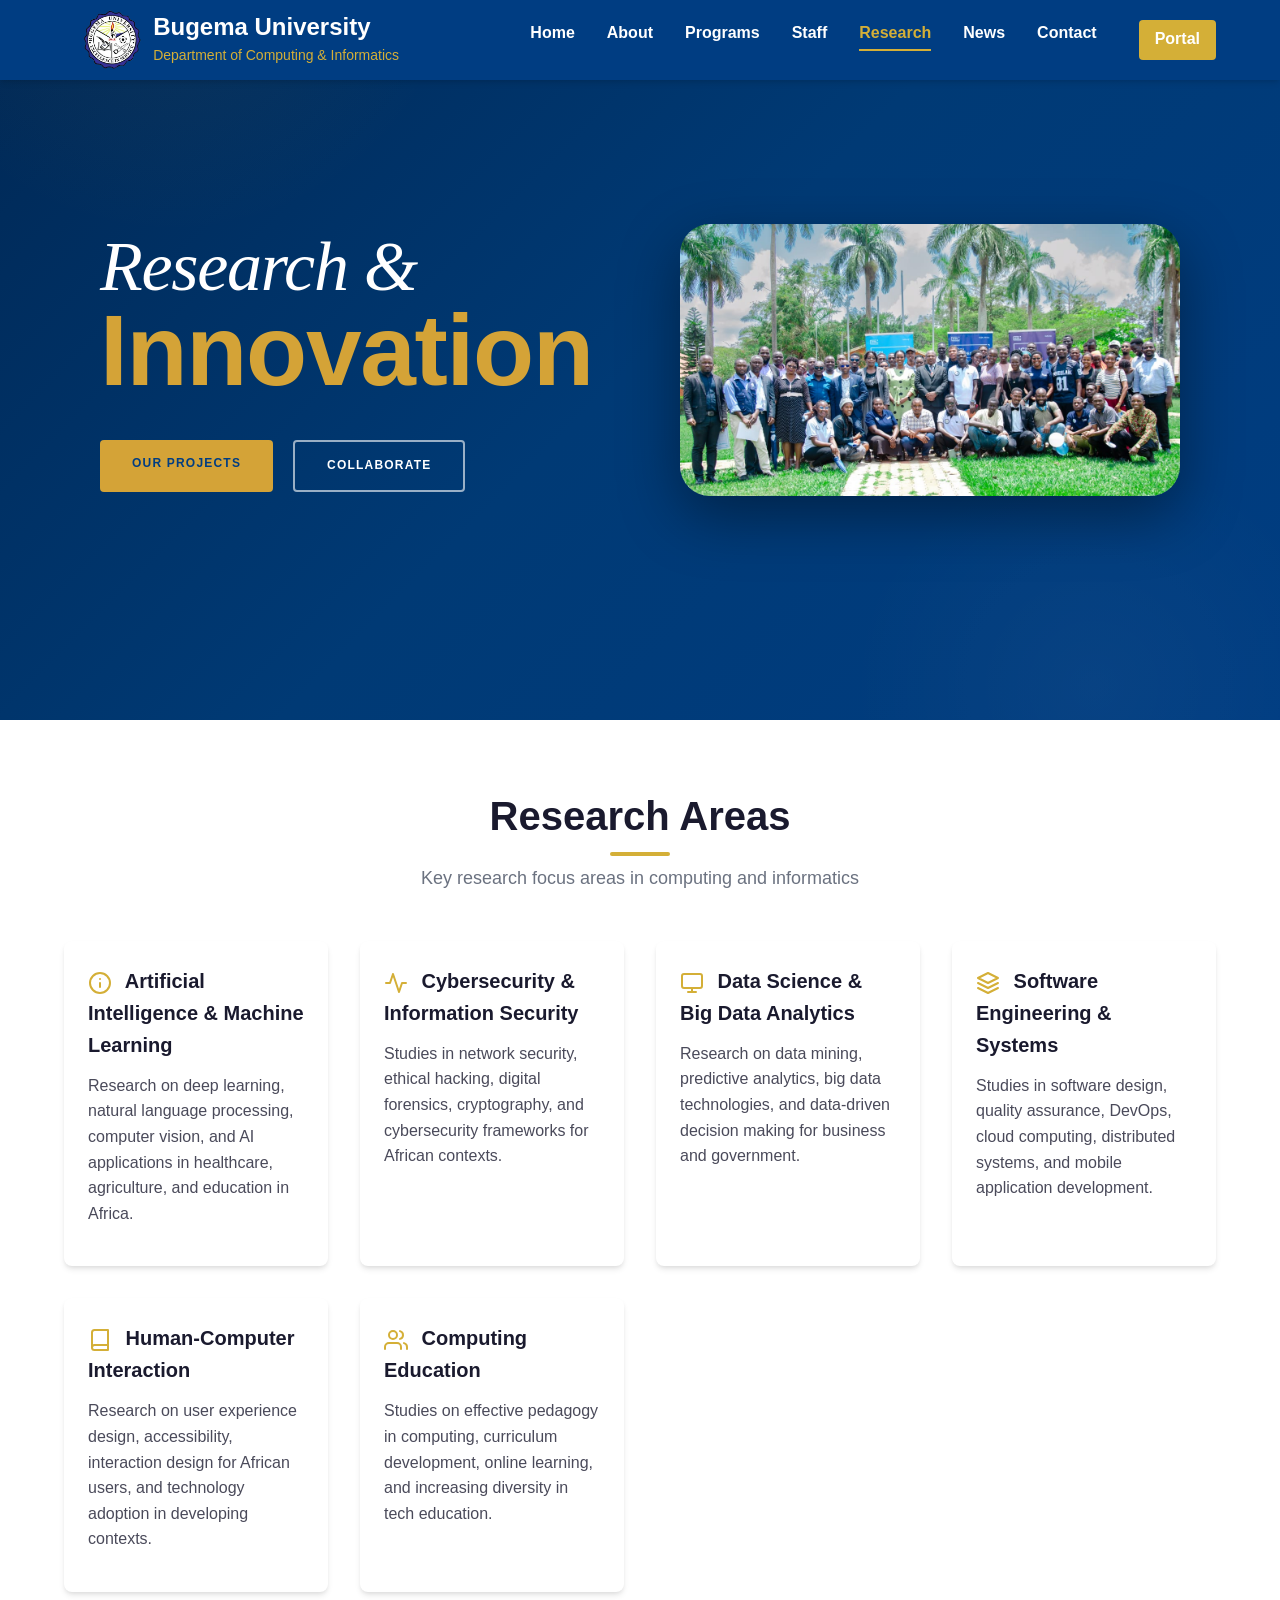
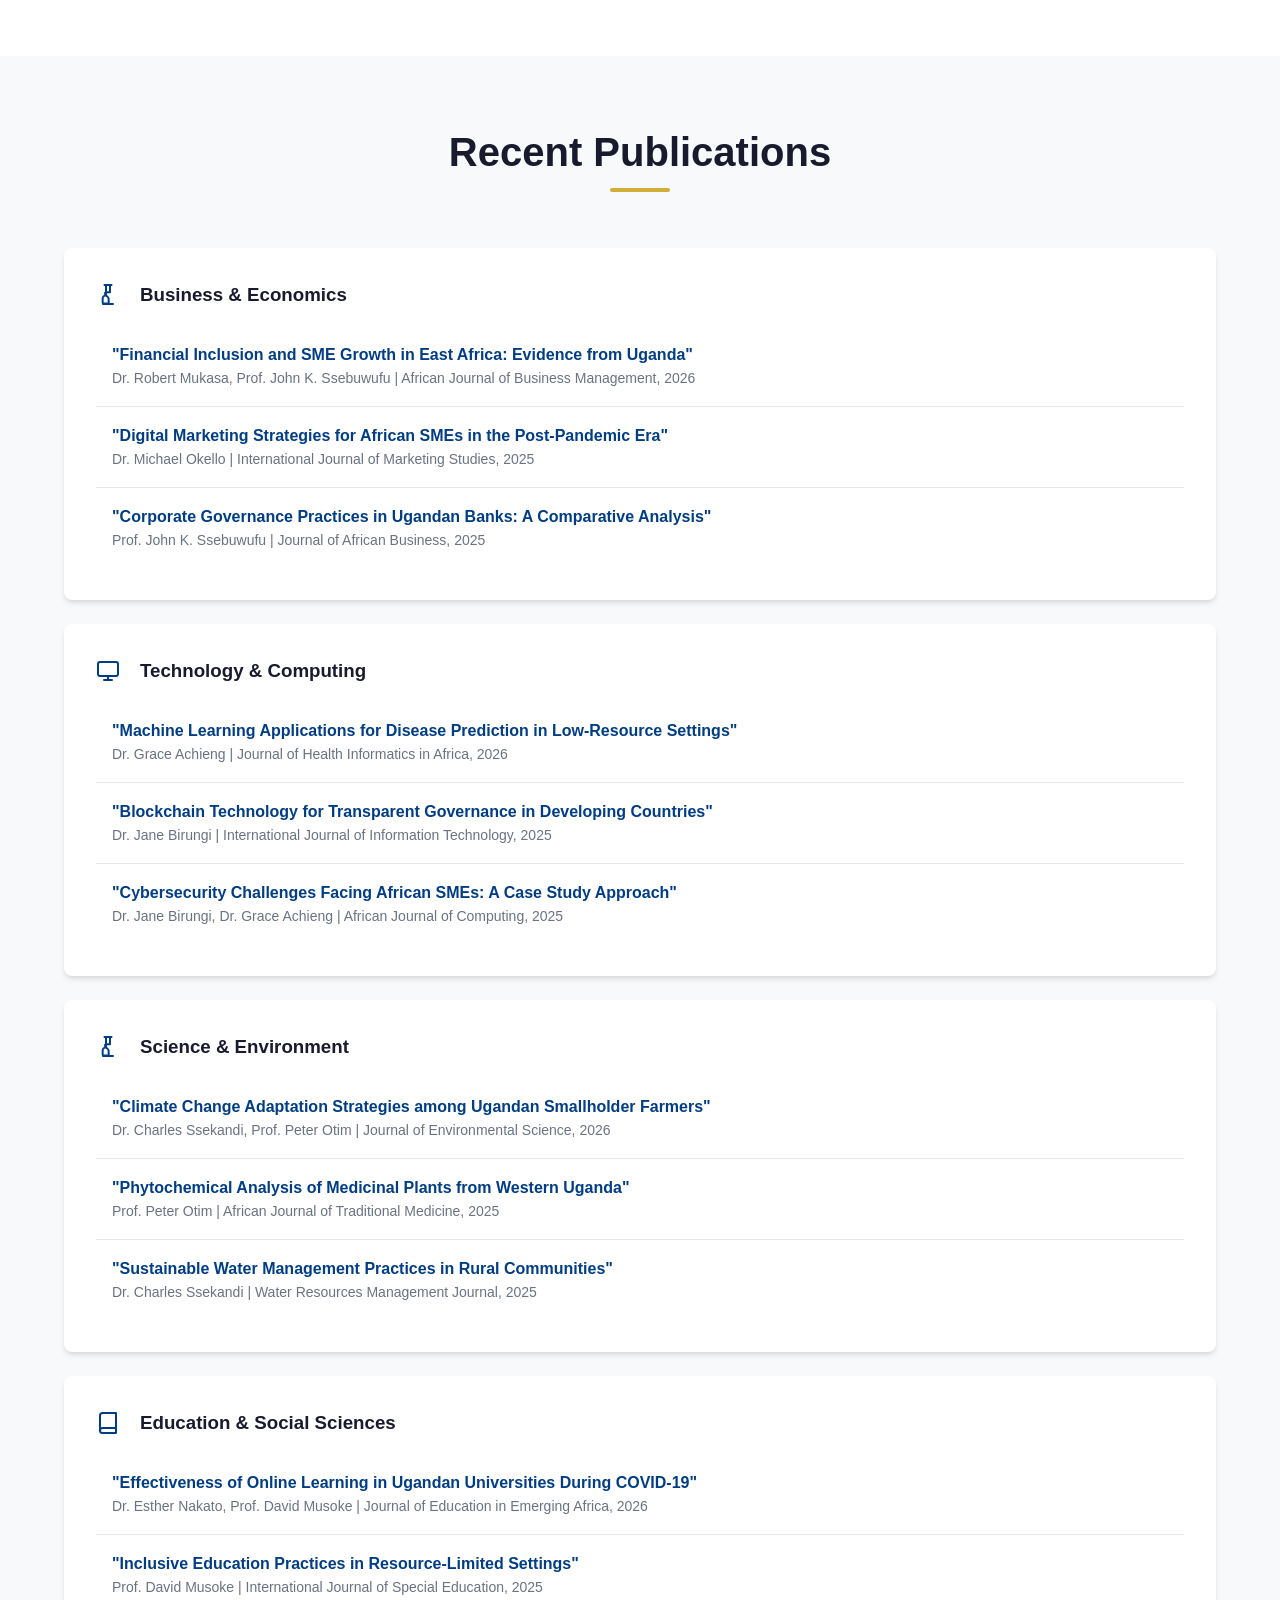
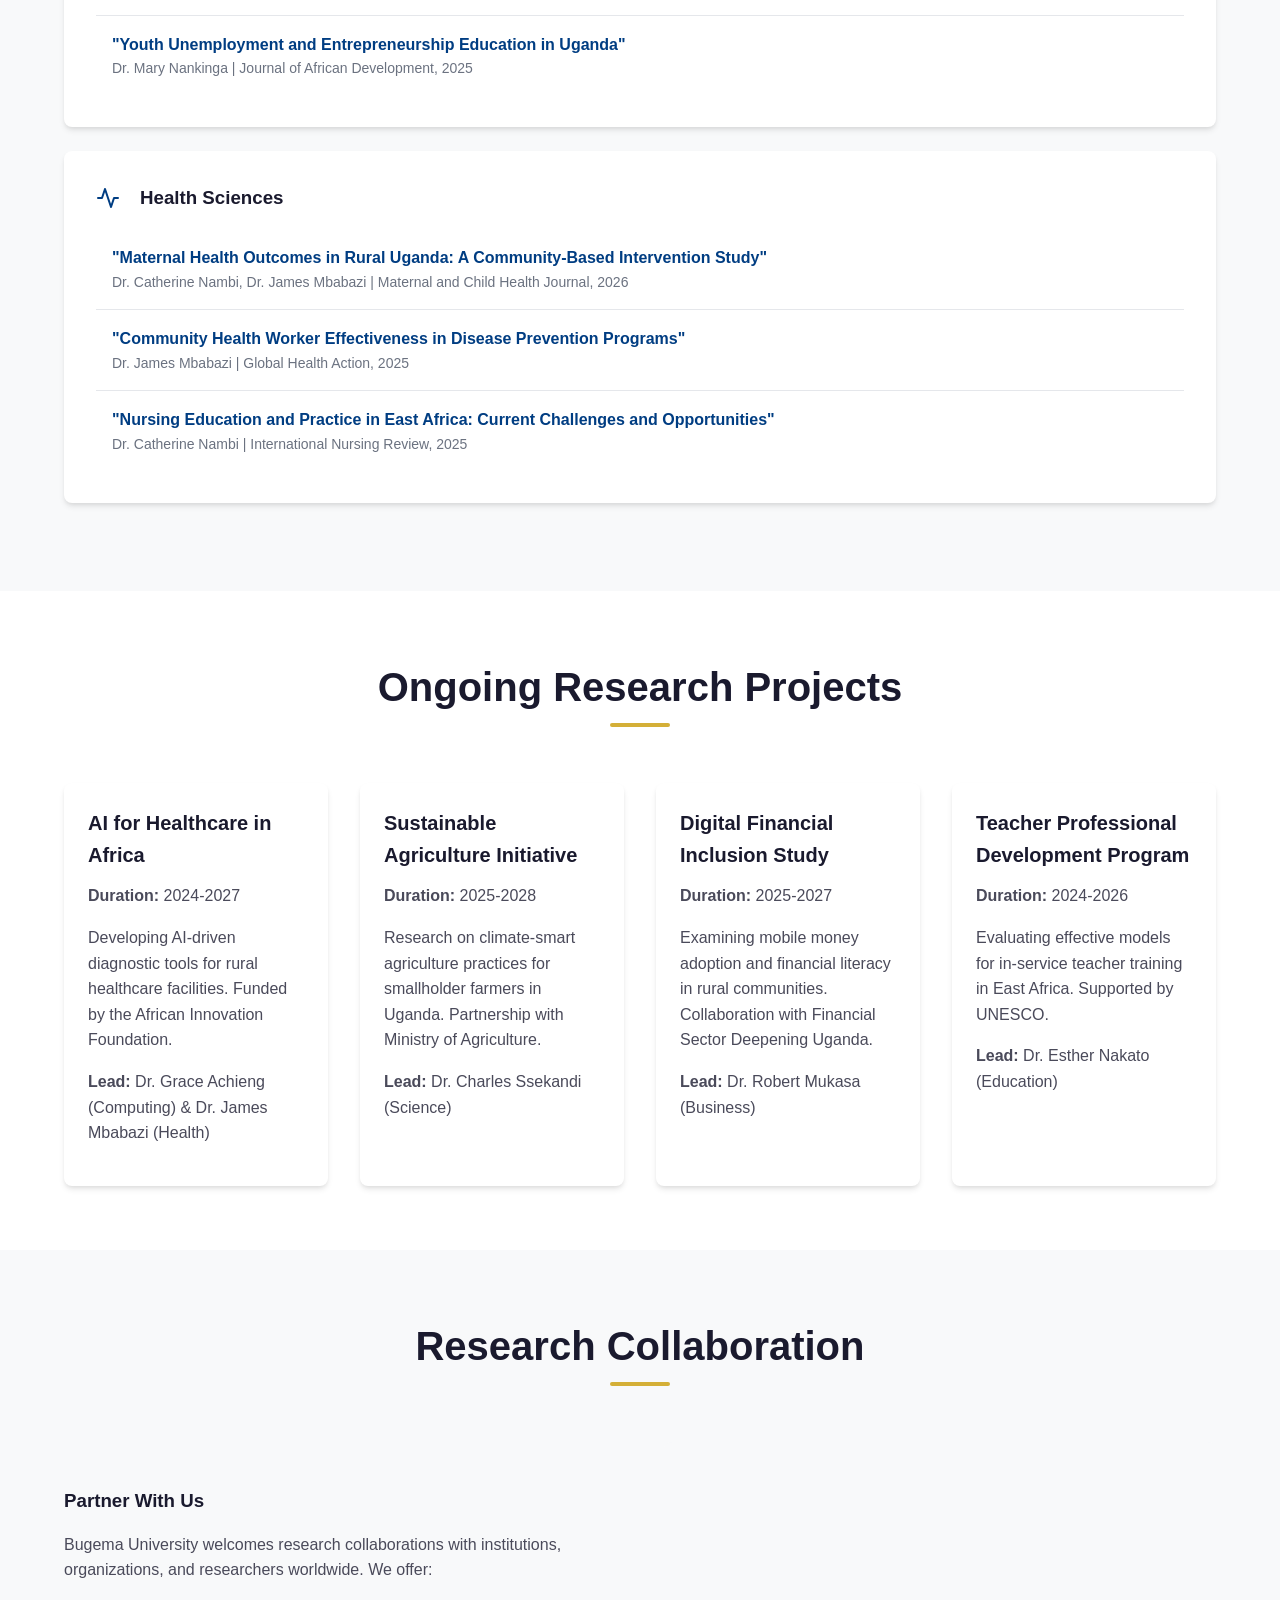
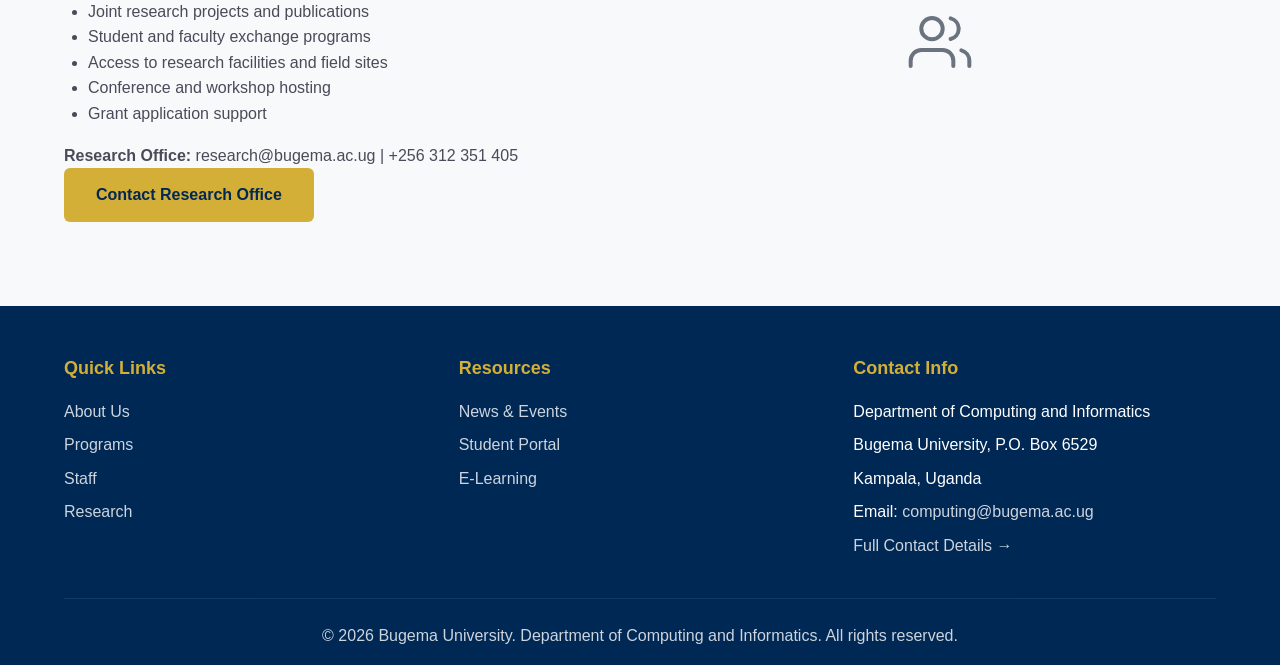
<file: research.html>
<!DOCTYPE html>
<html lang="en">

<head>
    <meta charset="UTF-8">
    <meta name="viewport" content="width=device-width, initial-scale=1.0">
    <meta name="description"
        content="Explore research areas, publications, and ongoing projects at Bugema University Department of Computing and Informatics. AI, Cybersecurity, Data Science, and Software Engineering research.">
    <title>Research - Computing and Informatics</title>
    <link rel="stylesheet" href="styles.css">
</head>

<body>
    <a href="#main-content" class="skip-link">Skip to main content</a>

    <header>
        <nav class="main-nav" role="navigation" aria-label="Main navigation">
            <div class="logo">
                <img src="logo.png" alt="Bugema University Logo">
                <div class="logo-text">
                    <h1>Bugema University</h1>
                    <span>Department of Computing & Informatics</span>
                </div>
            </div>
            <button class="mobile-menu-toggle" aria-label="Toggle navigation menu" aria-expanded="false">
                <svg class="icon icon-white" viewBox="0 0 24 24" fill="none" stroke="currentColor" stroke-width="2"
                    stroke-linecap="round" stroke-linejoin="round">
                    <line x1="3" y1="12" x2="21" y2="12"></line>
                    <line x1="3" y1="6" x2="21" y2="6"></line>
                    <line x1="3" y1="18" x2="21" y2="18"></line>
                </svg>
            </button>
            <ul class="nav-links">
                <li><a href="index.html">Home</a></li>
                <li><a href="about.html">About</a></li>
                <li><a href="programs.html">Programs</a></li>
                <li><a href="staff.html">Staff</a></li>
                <li><a href="research.html" class="active" aria-current="page">Research</a></li>
                <li><a href="news.html">News</a></li>
                <li><a href="contact.html">Contact</a></li>
                <li><a href="https://erms.bugemauniv.ac.ug/student" target="_blank" class="btn btn-primary"
                        style="padding: 6px 16px; margin-left: 10px; font-weight: bold; border-radius: 4px;">Portal</a>
                </li>
            </ul>
        </nav>
    </header>

    <main id="main-content">
        <section class="hero research-hero" role="banner">
            <div class="hero-content">
                <div class="hero-left">
                    <h2><span class="hero-title-research">Research &</span><span
                            class="hero-title-innovation">Innovation</span></h2>
                    <div class="hero-buttons">
                        <a href="#projects-heading" class="btn btn-primary">OUR PROJECTS</a>
                        <a href="#collaboration-heading" class="btn btn-outline">COLLABORATE</a>
                    </div>
                </div>
                <div class="hero-right">
                    <img src="icdl.jpg" alt="Faculty and students at Bugema University ICDL certification event">
                </div>
            </div>
        </section>

        <section class="section" aria-labelledby="areas-heading">
            <div class="container">
                <div class="section-header">
                    <h2 id="areas-heading">Research Areas</h2>
                    <p>Key research focus areas in computing and informatics</p>
                </div>
                <div class="card-grid">
                    <article class="card">
                        <div class="card-content">
                            <h3>
                                <svg class="icon icon-gold" viewBox="0 0 24 24" fill="none" stroke="currentColor"
                                    stroke-width="2" stroke-linecap="round" stroke-linejoin="round"
                                    style="vertical-align: middle; margin-right: 0.5rem;">
                                    <circle cx="12" cy="12" r="10"></circle>
                                    <path d="M12 16v-4"></path>
                                    <path d="M12 8h.01"></path>
                                </svg>
                                Artificial Intelligence & Machine Learning
                            </h3>
                            <p>Research on deep learning, natural language processing, computer vision, and AI
                                applications in healthcare, agriculture, and education in Africa.</p>
                        </div>
                    </article>
                    <article class="card">
                        <div class="card-content">
                            <h3>
                                <svg class="icon icon-gold" viewBox="0 0 24 24" fill="none" stroke="currentColor"
                                    stroke-width="2" stroke-linecap="round" stroke-linejoin="round"
                                    style="vertical-align: middle; margin-right: 0.5rem;">
                                    <path d="M22 12h-4l-3 9L9 3l-3 9H2"></path>
                                </svg>
                                Cybersecurity & Information Security
                            </h3>
                            <p>Studies in network security, ethical hacking, digital forensics, cryptography, and
                                cybersecurity frameworks for African contexts.</p>
                        </div>
                    </article>
                    <article class="card">
                        <div class="card-content">
                            <h3>
                                <svg class="icon icon-gold" viewBox="0 0 24 24" fill="none" stroke="currentColor"
                                    stroke-width="2" stroke-linecap="round" stroke-linejoin="round"
                                    style="vertical-align: middle; margin-right: 0.5rem;">
                                    <rect x="2" y="3" width="20" height="14" rx="2" ry="2"></rect>
                                    <line x1="8" y1="21" x2="16" y2="21"></line>
                                    <line x1="12" y1="17" x2="12" y2="21"></line>
                                </svg>
                                Data Science & Big Data Analytics
                            </h3>
                            <p>Research on data mining, predictive analytics, big data technologies, and data-driven
                                decision making for business and government.</p>
                        </div>
                    </article>
                    <article class="card">
                        <div class="card-content">
                            <h3>
                                <svg class="icon icon-gold" viewBox="0 0 24 24" fill="none" stroke="currentColor"
                                    stroke-width="2" stroke-linecap="round" stroke-linejoin="round"
                                    style="vertical-align: middle; margin-right: 0.5rem;">
                                    <path d="M12 2L2 7l10 5 10-5-10-5z"></path>
                                    <path d="M2 17l10 5 10-5"></path>
                                    <path d="M2 12l10 5 10-5"></path>
                                </svg>
                                Software Engineering & Systems
                            </h3>
                            <p>Studies in software design, quality assurance, DevOps, cloud computing, distributed
                                systems, and mobile application development.</p>
                        </div>
                    </article>
                    <article class="card">
                        <div class="card-content">
                            <h3>
                                <svg class="icon icon-gold" viewBox="0 0 24 24" fill="none" stroke="currentColor"
                                    stroke-width="2" stroke-linecap="round" stroke-linejoin="round"
                                    style="vertical-align: middle; margin-right: 0.5rem;">
                                    <path d="M4 19.5A2.5 2.5 0 0 1 6.5 17H20"></path>
                                    <path d="M6.5 2H20v20H6.5A2.5 2.5 0 0 1 4 19.5v-15A2.5 2.5 0 0 1 6.5 2z"></path>
                                </svg>
                                Human-Computer Interaction
                            </h3>
                            <p>Research on user experience design, accessibility, interaction design for African users,
                                and technology adoption in developing contexts.</p>
                        </div>
                    </article>
                    <article class="card">
                        <div class="card-content">
                            <h3>
                                <svg class="icon icon-gold" viewBox="0 0 24 24" fill="none" stroke="currentColor"
                                    stroke-width="2" stroke-linecap="round" stroke-linejoin="round"
                                    style="vertical-align: middle; margin-right: 0.5rem;">
                                    <path d="M17 21v-2a4 4 0 0 0-4-4H5a4 4 0 0 0-4 4v2"></path>
                                    <circle cx="9" cy="7" r="4"></circle>
                                    <path d="M23 21v-2a4 4 0 0 0-3-3.87"></path>
                                    <path d="M16 3.13a4 4 0 0 1 0 7.75"></path>
                                </svg>
                                Computing Education
                            </h3>
                            <p>Studies on effective pedagogy in computing, curriculum development, online learning, and
                                increasing diversity in tech education.</p>
                        </div>
                    </article>
                </div>
            </div>
        </section>

        <section class="section section-alt" aria-labelledby="publications-heading">
            <div class="container">
                <div class="section-header">
                    <h2 id="publications-heading">Recent Publications</h2>
                </div>

                <div class="research-area">
                    <h3>
                        <svg class="icon icon-blue" viewBox="0 0 24 24" fill="none" stroke="currentColor"
                            stroke-width="2" stroke-linecap="round" stroke-linejoin="round"
                            style="vertical-align: middle; margin-right: 0.5rem;">
                            <path
                                d="M10 2v7.31M14 9.3V1.99M8.5 2h7M14 9.3h-4.05a.95.95 0 0 0-.95 1.05 3 3 0 0 0 1.35 2.5l.95.63a3 3 0 0 1 1.35 2.5v3.55a.95.95 0 0 1-.95.95h-4.1a.95.95 0 0 1-.95-.95V15.5a3 3 0 0 1 1.35-2.5l.95-.63a3 3 0 0 0 1.35-2.5" />
                            <path d="M7 21h10" />
                        </svg>
                        Business & Economics
                    </h3>
                    <ul class="publication-list">
                        <li>
                            <p class="publication-title">"Financial Inclusion and SME Growth in East Africa: Evidence
                                from Uganda"</p>
                            <p class="publication-meta">Dr. Robert Mukasa, Prof. John K. Ssebuwufu | African Journal of
                                Business Management, 2026</p>
                        </li>
                        <li>
                            <p class="publication-title">"Digital Marketing Strategies for African SMEs in the
                                Post-Pandemic Era"</p>
                            <p class="publication-meta">Dr. Michael Okello | International Journal of Marketing Studies,
                                2025</p>
                        </li>
                        <li>
                            <p class="publication-title">"Corporate Governance Practices in Ugandan Banks: A Comparative
                                Analysis"</p>
                            <p class="publication-meta">Prof. John K. Ssebuwufu | Journal of African Business, 2025</p>
                        </li>
                    </ul>
                </div>

                <div class="research-area">
                    <h3>
                        <svg class="icon icon-blue" viewBox="0 0 24 24" fill="none" stroke="currentColor"
                            stroke-width="2" stroke-linecap="round" stroke-linejoin="round"
                            style="vertical-align: middle; margin-right: 0.5rem;">
                            <rect x="2" y="3" width="20" height="14" rx="2" ry="2"></rect>
                            <line x1="8" y1="21" x2="16" y2="21"></line>
                            <line x1="12" y1="17" x2="12" y2="21"></line>
                        </svg>
                        Technology & Computing
                    </h3>
                    <ul class="publication-list">
                        <li>
                            <p class="publication-title">"Machine Learning Applications for Disease Prediction in
                                Low-Resource Settings"</p>
                            <p class="publication-meta">Dr. Grace Achieng | Journal of Health Informatics in Africa,
                                2026</p>
                        </li>
                        <li>
                            <p class="publication-title">"Blockchain Technology for Transparent Governance in Developing
                                Countries"</p>
                            <p class="publication-meta">Dr. Jane Birungi | International Journal of Information
                                Technology, 2025</p>
                        </li>
                        <li>
                            <p class="publication-title">"Cybersecurity Challenges Facing African SMEs: A Case Study
                                Approach"</p>
                            <p class="publication-meta">Dr. Jane Birungi, Dr. Grace Achieng | African Journal of
                                Computing, 2025</p>
                        </li>
                    </ul>
                </div>

                <div class="research-area">
                    <h3>
                        <svg class="icon icon-blue" viewBox="0 0 24 24" fill="none" stroke="currentColor"
                            stroke-width="2" stroke-linecap="round" stroke-linejoin="round"
                            style="vertical-align: middle; margin-right: 0.5rem;">
                            <path
                                d="M10 2v7.31M14 9.3V1.99M8.5 2h7M14 9.3h-4.05a.95.95 0 0 0-.95 1.05 3 3 0 0 0 1.35 2.5l.95.63a3 3 0 0 1 1.35 2.5v3.55a.95.95 0 0 1-.95.95h-4.1a.95.95 0 0 1-.95-.95V15.5a3 3 0 0 1 1.35-2.5l.95-.63a3 3 0 0 0 1.35-2.5" />
                            <path d="M7 21h10" />
                        </svg>
                        Science & Environment
                    </h3>
                    <ul class="publication-list">
                        <li>
                            <p class="publication-title">"Climate Change Adaptation Strategies among Ugandan Smallholder
                                Farmers"</p>
                            <p class="publication-meta">Dr. Charles Ssekandi, Prof. Peter Otim | Journal of
                                Environmental Science, 2026</p>
                        </li>
                        <li>
                            <p class="publication-title">"Phytochemical Analysis of Medicinal Plants from Western
                                Uganda"</p>
                            <p class="publication-meta">Prof. Peter Otim | African Journal of Traditional Medicine, 2025
                            </p>
                        </li>
                        <li>
                            <p class="publication-title">"Sustainable Water Management Practices in Rural Communities"
                            </p>
                            <p class="publication-meta">Dr. Charles Ssekandi | Water Resources Management Journal, 2025
                            </p>
                        </li>
                    </ul>
                </div>

                <div class="research-area">
                    <h3>
                        <svg class="icon icon-blue" viewBox="0 0 24 24" fill="none" stroke="currentColor"
                            stroke-width="2" stroke-linecap="round" stroke-linejoin="round"
                            style="vertical-align: middle; margin-right: 0.5rem;">
                            <path d="M4 19.5A2.5 2.5 0 0 1 6.5 17H20"></path>
                            <path d="M6.5 2H20v20H6.5A2.5 2.5 0 0 1 4 19.5v-15A2.5 2.5 0 0 1 6.5 2z"></path>
                        </svg>
                        Education & Social Sciences
                    </h3>
                    <ul class="publication-list">
                        <li>
                            <p class="publication-title">"Effectiveness of Online Learning in Ugandan Universities
                                During COVID-19"</p>
                            <p class="publication-meta">Dr. Esther Nakato, Prof. David Musoke | Journal of Education in
                                Emerging Africa, 2026</p>
                        </li>
                        <li>
                            <p class="publication-title">"Inclusive Education Practices in Resource-Limited Settings"
                            </p>
                            <p class="publication-meta">Prof. David Musoke | International Journal of Special Education,
                                2025</p>
                        </li>
                        <li>
                            <p class="publication-title">"Youth Unemployment and Entrepreneurship Education in Uganda"
                            </p>
                            <p class="publication-meta">Dr. Mary Nankinga | Journal of African Development, 2025</p>
                        </li>
                    </ul>
                </div>

                <div class="research-area">
                    <h3>
                        <svg class="icon icon-blue" viewBox="0 0 24 24" fill="none" stroke="currentColor"
                            stroke-width="2" stroke-linecap="round" stroke-linejoin="round"
                            style="vertical-align: middle; margin-right: 0.5rem;">
                            <path d="M22 12h-4l-3 9L9 3l-3 9H2"></path>
                        </svg>
                        Health Sciences
                    </h3>
                    <ul class="publication-list">
                        <li>
                            <p class="publication-title">"Maternal Health Outcomes in Rural Uganda: A Community-Based
                                Intervention Study"</p>
                            <p class="publication-meta">Dr. Catherine Nambi, Dr. James Mbabazi | Maternal and Child
                                Health Journal, 2026</p>
                        </li>
                        <li>
                            <p class="publication-title">"Community Health Worker Effectiveness in Disease Prevention
                                Programs"</p>
                            <p class="publication-meta">Dr. James Mbabazi | Global Health Action, 2025</p>
                        </li>
                        <li>
                            <p class="publication-title">"Nursing Education and Practice in East Africa: Current
                                Challenges and Opportunities"</p>
                            <p class="publication-meta">Dr. Catherine Nambi | International Nursing Review, 2025</p>
                        </li>
                    </ul>
                </div>
            </div>
        </section>

        <section class="section" aria-labelledby="projects-heading">
            <div class="container">
                <div class="section-header">
                    <h2 id="projects-heading">Ongoing Research Projects</h2>
                </div>
                <div class="card-grid">
                    <article class="card">
                        <div class="card-content">
                            <h3>AI for Healthcare in Africa</h3>
                            <p><strong>Duration:</strong> 2024-2027</p>
                            <p>Developing AI-driven diagnostic tools for rural healthcare facilities. Funded by the
                                African Innovation Foundation.</p>
                            <p><strong>Lead:</strong> Dr. Grace Achieng (Computing) & Dr. James Mbabazi (Health)</p>
                        </div>
                    </article>
                    <article class="card">
                        <div class="card-content">
                            <h3>Sustainable Agriculture Initiative</h3>
                            <p><strong>Duration:</strong> 2025-2028</p>
                            <p>Research on climate-smart agriculture practices for smallholder farmers in Uganda.
                                Partnership with Ministry of Agriculture.</p>
                            <p><strong>Lead:</strong> Dr. Charles Ssekandi (Science)</p>
                        </div>
                    </article>
                    <article class="card">
                        <div class="card-content">
                            <h3>Digital Financial Inclusion Study</h3>
                            <p><strong>Duration:</strong> 2025-2027</p>
                            <p>Examining mobile money adoption and financial literacy in rural communities.
                                Collaboration with Financial Sector Deepening Uganda.</p>
                            <p><strong>Lead:</strong> Dr. Robert Mukasa (Business)</p>
                        </div>
                    </article>
                    <article class="card">
                        <div class="card-content">
                            <h3>Teacher Professional Development Program</h3>
                            <p><strong>Duration:</strong> 2024-2026</p>
                            <p>Evaluating effective models for in-service teacher training in East Africa. Supported by
                                UNESCO.</p>
                            <p><strong>Lead:</strong> Dr. Esther Nakato (Education)</p>
                        </div>
                    </article>
                </div>
            </div>
        </section>

        <section class="section section-alt" aria-labelledby="collaboration-heading">
            <div class="container">
                <div class="section-header">
                    <h2 id="collaboration-heading">Research Collaboration</h2>
                </div>
                <div class="about-content">
                    <div class="about-text">
                        <h3>Partner With Us</h3>
                        <p>Bugema University welcomes research collaborations with institutions, organizations, and
                            researchers worldwide. We offer:</p>
                        <ul style="margin: 1rem 0 1rem 1.5rem;">
                            <li>Joint research projects and publications</li>
                            <li>Student and faculty exchange programs</li>
                            <li>Access to research facilities and field sites</li>
                            <li>Conference and workshop hosting</li>
                            <li>Grant application support</li>
                        </ul>
                        <p><strong>Research Office:</strong> research@bugema.ac.ug | +256 312 351 405</p>
                        <a href="contact.html" class="btn btn-primary">Contact Research Office</a>
                    </div>
                    <div class="icon-container-about" aria-hidden="true">
                        <svg class="icon icon-xl icon-muted" viewBox="0 0 24 24" fill="none" stroke="currentColor"
                            stroke-width="1.5" stroke-linecap="round" stroke-linejoin="round">
                            <path d="M17 21v-2a4 4 0 0 0-4-4H5a4 4 0 0 0-4 4v2"></path>
                            <circle cx="9" cy="7" r="4"></circle>
                            <path d="M23 21v-2a4 4 0 0 0-3-3.87"></path>
                            <path d="M16 3.13a4 4 0 0 1 0 7.75"></path>
                        </svg>
                    </div>
                </div>
            </div>
        </section>
    </main>

    <footer role="contentinfo">
        <div class="container">
            <div class="footer-grid">
                <div class="footer-section">
                    <h4>Quick Links</h4>
                    <ul>
                        <li><a href="about.html">About Us</a></li>
                        <li><a href="programs.html">Programs</a></li>
                        <li><a href="staff.html">Staff</a></li>
                        <li><a href="research.html">Research</a></li>
                    </ul>
                </div>
                <div class="footer-section">
                    <h4>Resources</h4>
                    <ul>
                        <li><a href="news.html">News & Events</a></li>
                        <li><a href="https://erms.bugemauniv.ac.ug/student" target="_blank">Student Portal</a></li>
                        <li><a href="https://elearning.bugemauniv.ac.ug" target="_blank">E-Learning</a></li>
                    </ul>
                </div>
                <div class="footer-section">
                    <h4>Contact Info</h4>
                    <ul>
                        <li>Department of Computing and Informatics</li>
                        <li>Bugema University, P.O. Box 6529</li>
                        <li>Kampala, Uganda</li>
                        <li>Email: <a href="mailto:computing@bugema.ac.ug">computing@bugema.ac.ug</a></li>
                        <li><a href="contact.html">Full Contact Details →</a></li>
                    </ul>
                </div>
            </div>
            <div class="footer-bottom">
                <p>&copy; 2026 Bugema University. Department of Computing and Informatics. All rights reserved.</p>
            </div>
        </div>
    </footer>

    <script>
        const menuToggle = document.querySelector('.mobile-menu-toggle');
        const navLinks = document.querySelector('.nav-links');

        menuToggle.addEventListener('click', () => {
            const isExpanded = menuToggle.getAttribute('aria-expanded') === 'true';
            menuToggle.setAttribute('aria-expanded', !isExpanded);
            navLinks.classList.toggle('active');
        });

        // Navbar scroll behavior - add solid background when scrolled past hero
        const header = document.querySelector('header');
        const hero = document.querySelector('.hero');

        function updateNavbar() {
            const heroBottom = hero.getBoundingClientRect().bottom;
            if (heroBottom <= 0) {
                header.classList.add('scrolled');
            } else {
                header.classList.remove('scrolled');
            }
        }

        window.addEventListener('scroll', updateNavbar);
        // Initial check
        updateNavbar();

        // Scroll to top button functionality
        const scrollToTopBtn = document.querySelector('.scroll-to-top');

        function toggleScrollToTop() {
            if (window.scrollY > 300) {
                scrollToTopBtn.classList.add('visible');
            } else {
                scrollToTopBtn.classList.remove('visible');
            }
        }

        window.addEventListener('scroll', toggleScrollToTop);

        scrollToTopBtn.addEventListener('click', () => {
            window.scrollTo({
                top: 0,
                behavior: 'smooth'
            });
        });
    </script>

    <button class="scroll-to-top" aria-label="Scroll to top">
        <svg viewBox="0 0 24 24" fill="none" stroke="currentColor" stroke-width="2" stroke-linecap="round"
            stroke-linejoin="round">
            <polyline points="18 15 12 9 6 15"></polyline>
        </svg>
    </button>
    <!-- Mobile Menu Extensions (Close button & Click outside) -->
    <script>
        (function () {
            const toggle = document.querySelector('.mobile-menu-toggle');
            const nav = document.querySelector('.nav-links');
            if (!nav) return;

            const closeBtn = document.createElement('button');
            closeBtn.innerHTML = '&times;';
            closeBtn.className = 'close-menu-btn';
            closeBtn.setAttribute('aria-label', 'Close menu');
            nav.insertBefore(closeBtn, nav.firstChild);

            function closeNav() {
                nav.classList.remove('active');
                if (toggle) toggle.setAttribute('aria-expanded', 'false');
            }

            closeBtn.addEventListener('click', closeNav);

            document.addEventListener('click', function (e) {
                if (nav.classList.contains('active')) {
                    if (!nav.contains(e.target) && (!toggle || !toggle.contains(e.target))) {
                        closeNav();
                    }
                }
            });
        })();
    </script>
</body>

</html>
</file>
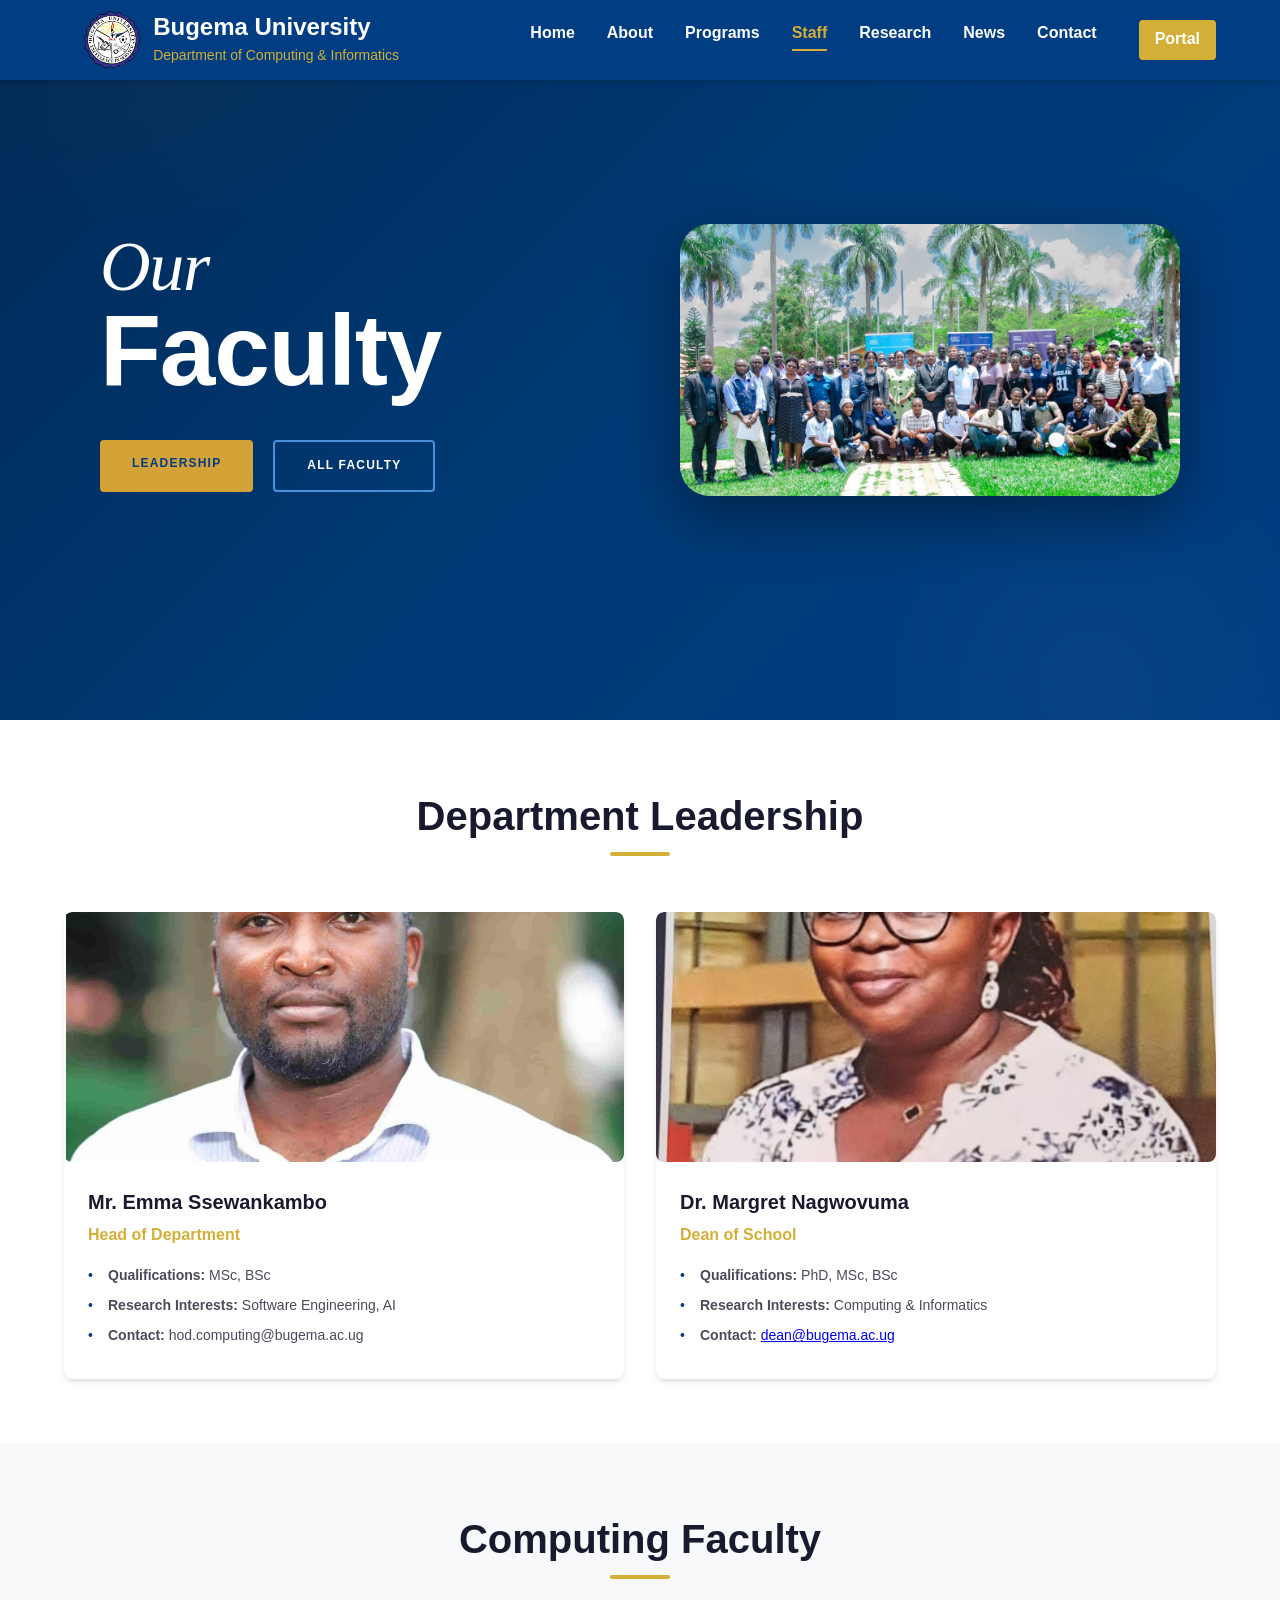
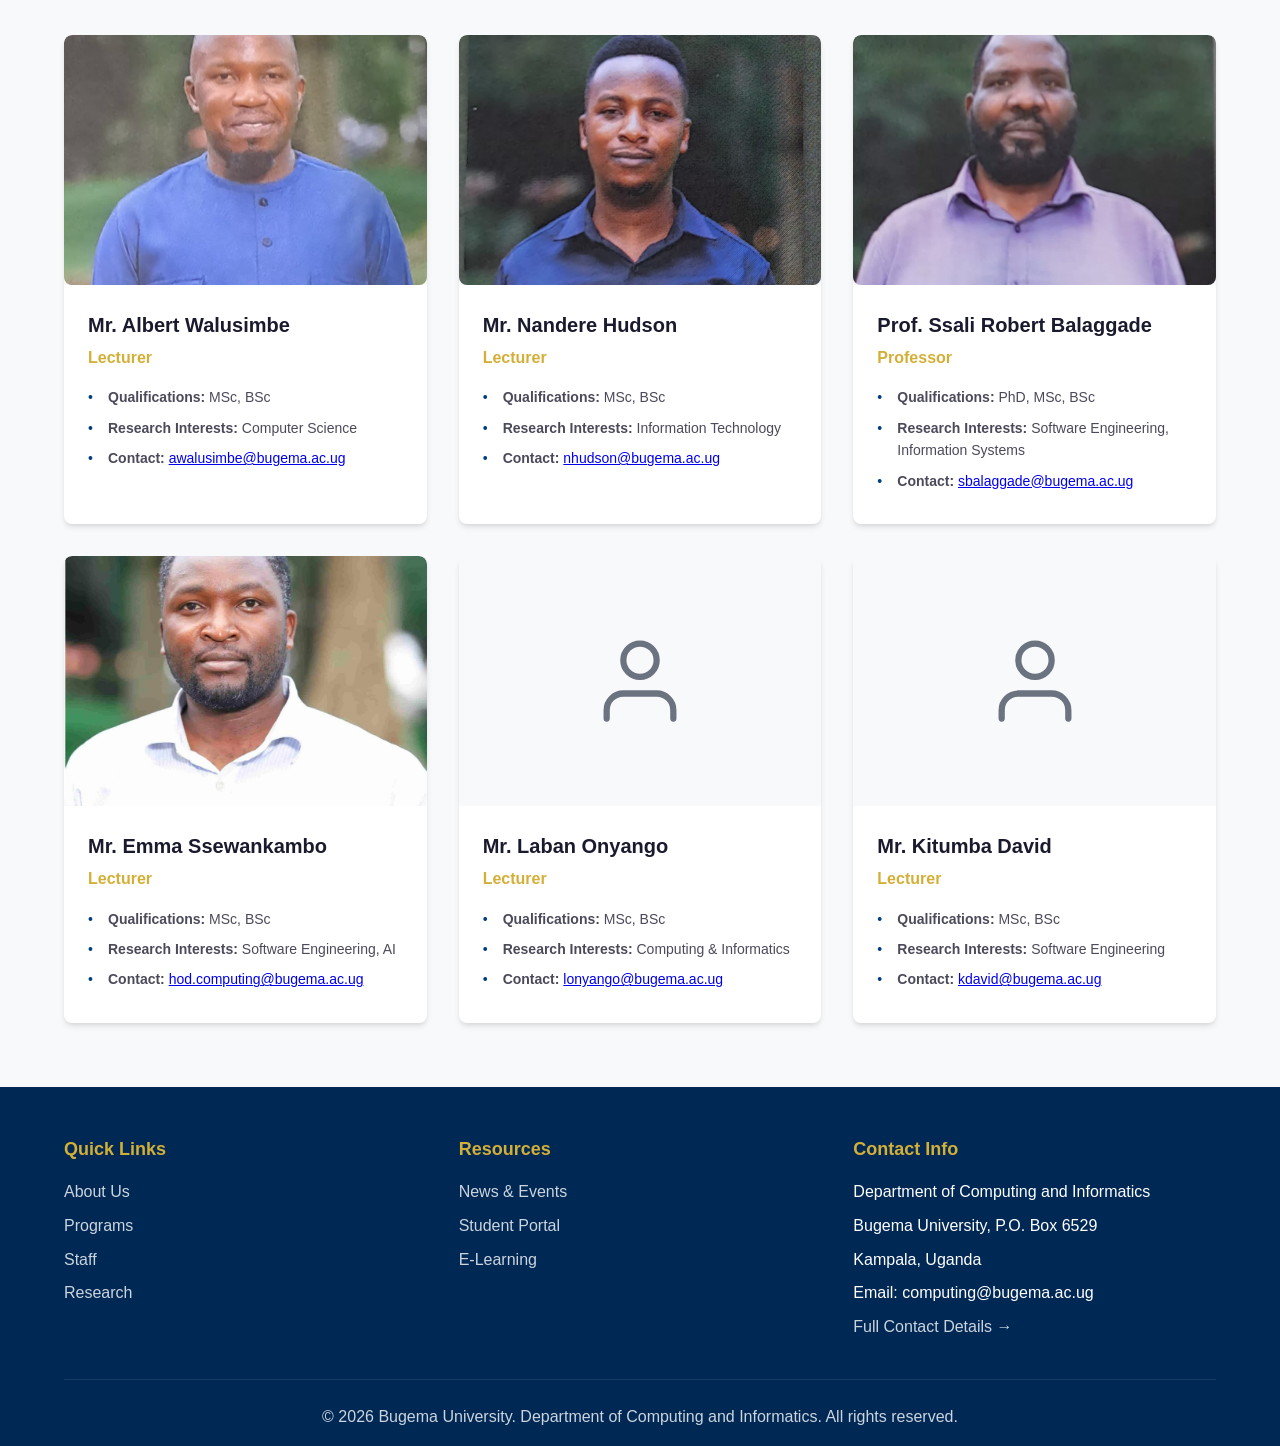
<file: staff.html>
<!DOCTYPE html>
<html lang="en">

<head>
    <meta charset="UTF-8">
    <meta name="viewport" content="width=device-width, initial-scale=1.0">
    <meta name="description"
        content="Meet the qualified faculty at Bugema University Department of Computing and Informatics. View staff profiles with qualifications and research interests.">
    <title>Staff - Computing and Informatics</title>
    <link rel="stylesheet" href="styles.css">
</head>

<body class="staff-page">
    <a href="#main-content" class="skip-link">Skip to main content</a>

    <header>
        <nav class="main-nav" role="navigation" aria-label="Main navigation">
            <div class="logo">
                <img src="logo.png" alt="Bugema University Logo">
                <div class="logo-text">
                    <h1>Bugema University</h1>
                    <span>Department of Computing & Informatics</span>
                </div>
            </div>
            <button class="mobile-menu-toggle" aria-label="Toggle navigation menu" aria-expanded="false">☰</button>
            <ul class="nav-links">
                <li><a href="index.html">Home</a></li>
                <li><a href="about.html">About</a></li>
                <li><a href="programs.html">Programs</a></li>
                <li><a href="staff.html" class="active" aria-current="page">Staff</a></li>
                <li><a href="research.html">Research</a></li>
                <li><a href="news.html">News</a></li>
                <li><a href="contact.html">Contact</a></li>
                <li><a href="https://erms.bugemauniv.ac.ug/student" target="_blank" class="btn btn-primary"
                        style="padding: 6px 16px; margin-left: 10px; font-weight: bold; border-radius: 4px;">Portal</a>
                </li>
            </ul>
        </nav>
    </header>

    <main id="main-content">
        <section class="hero staff-hero" role="banner">
            <div class="hero-content">
                <div class="hero-left">
                    <h2><span class="hero-title-our">Our</span><span class="hero-title-faculty">Faculty</span></h2>
                    <div class="hero-buttons">
                        <a href="#leadership-heading" class="btn btn-primary">LEADERSHIP</a>
                        <a href="#faculty-heading" class="btn btn-outline-blue">ALL FACULTY</a>
                    </div>
                </div>
                <div class="hero-right">
                    <img src="icdl.jpg" alt="Department of Computing and Informatics faculty group photo">
                </div>
            </div>
        </section>

        <section class="section" aria-labelledby="leadership-heading">
            <div class="container">
                <div class="section-header">
                    <h2 id="leadership-heading">Department Leadership</h2>
                </div>
                <div class="profile-grid">
                    <article class="profile-card">
                        <div class="profile-image" aria-hidden="true">
                            <img src="hod dept computing and informatics.jpeg" alt="Emma Ssewankambo"
                                style="width: 100%; height: 100%; object-fit: cover; border-radius: 0.5rem;">
                        </div>
                        <div class="profile-content">
                            <h3>Mr. Emma Ssewankambo</h3>
                            <p class="profile-title">Head of Department</p>
                            <ul class="profile-details">
                                <li><strong>Qualifications:</strong> MSc, BSc</li>
                                <li><strong>Research Interests:</strong> Software Engineering, AI</li>
                                <li><strong>Contact:</strong> <a
                                        href="mailto:hod.computing@bugema.ac.ug"></a>hod.computing@bugema.ac.ug</a></li>
                            </ul>
                        </div>
                    </article>

                    <article class="profile-card">
                        <div class="profile-image" aria-hidden="true">
                            <img src="margret.jpeg" alt="Dr. Margret Nagwovuma"
                                style="width: 100%; height: 100%; object-fit: cover; border-radius: 0.5rem;">
                        </div>
                        <div class="profile-content">
                            <h3>Dr. Margret Nagwovuma</h3>
                            <p class="profile-title">Dean of School</p>
                            <ul class="profile-details">
                                <li><strong>Qualifications:</strong> PhD, MSc, BSc</li>
                                <li><strong>Research Interests:</strong> Computing & Informatics</li>
                                <li><strong>Contact:</strong> <a href="mailto:dean@bugema.ac.ug">dean@bugema.ac.ug</a>
                                </li>
                            </ul>
                        </div>
                    </article>
                </div>
            </div>
        </section>

        <section class="section section-alt" aria-labelledby="faculty-heading">
            <div class="container">
                <div class="section-header">
                    <h2 id="faculty-heading">Computing Faculty</h2>
                </div>
                <div class="profile-grid">
                    <article class="profile-card">
                        <div class="profile-image" aria-hidden="true">
                            <img src="walumsimbe.jpeg" alt="Albert Walusimbe"
                                style="width: 100%; height: 100%; object-fit: cover; border-radius: 0.5rem;">
                        </div>
                        <div class="profile-content">
                            <h3>Mr. Albert Walusimbe</h3>
                            <p class="profile-title">Lecturer</p>
                            <ul class="profile-details">
                                <li><strong>Qualifications:</strong> MSc, BSc</li>
                                <li><strong>Research Interests:</strong> Computer Science</li>
                                <li><strong>Contact:</strong> <a
                                        href="mailto:awalusimbe@bugema.ac.ug">awalusimbe@bugema.ac.ug</a></li>
                            </ul>
                        </div>
                    </article>

                    <article class="profile-card">
                        <div class="profile-image" aria-hidden="true">
                            <img src="hudson.jpeg" alt="Nandere Hudson"
                                style="width: 100%; height: 100%; object-fit: cover; border-radius: 0.5rem;">
                        </div>
                        <div class="profile-content">
                            <h3>Mr. Nandere Hudson</h3>
                            <p class="profile-title">Lecturer</p>
                            <ul class="profile-details">
                                <li><strong>Qualifications:</strong> MSc, BSc</li>
                                <li><strong>Research Interests:</strong> Information Technology</li>
                                <li><strong>Contact:</strong> <a
                                        href="mailto:nhudson@bugema.ac.ug">nhudson@bugema.ac.ug</a></li>
                            </ul>
                        </div>
                    </article>

                    <article class="profile-card">
                        <div class="profile-image" aria-hidden="true">
                            <img src="balaggade.jpeg" alt="Prof. Ssali Robert Balaggade"
                                style="width: 100%; height: 100%; object-fit: cover; border-radius: 0.5rem;">
                        </div>
                        <div class="profile-content">
                            <h3>Prof. Ssali Robert Balaggade</h3>
                            <p class="profile-title">Professor</p>
                            <ul class="profile-details">
                                <li><strong>Qualifications:</strong> PhD, MSc, BSc</li>
                                <li><strong>Research Interests:</strong> Software Engineering, Information Systems</li>
                                <li><strong>Contact:</strong> <a
                                        href="mailto:sbalaggade@bugema.ac.ug">sbalaggade@bugema.ac.ug</a></li>
                            </ul>
                        </div>
                    </article>

                    <article class="profile-card">
                        <div class="profile-image" aria-hidden="true">
                            <img src="hod dept computing and informatics.jpeg" alt="Emma Ssewankambo"
                                style="width: 100%; height: 100%; object-fit: cover; border-radius: 0.5rem;">
                        </div>
                        <div class="profile-content">
                            <h3>Mr. Emma Ssewankambo</h3>
                            <p class="profile-title">Lecturer</p>
                            <ul class="profile-details">
                                <li><strong>Qualifications:</strong> MSc, BSc</li>
                                <li><strong>Research Interests:</strong> Software Engineering, AI</li>
                                <li><strong>Contact:</strong> <a
                                        href="mailto:hod.computing@bugema.ac.ug">hod.computing@bugema.ac.ug</a></li>
                            </ul>
                        </div>
                    </article>

                    <article class="profile-card">
                        <div class="profile-image" aria-hidden="true">
                            <svg class="icon icon-xl icon-muted" viewBox="0 0 24 24" fill="none" stroke="currentColor"
                                stroke-width="1.5" stroke-linecap="round" stroke-linejoin="round"
                                style="width: 100px; height: 100px; margin: auto; display: block;">
                                <path d="M20 21v-2a4 4 0 0 0-4-4H8a4 4 0 0 0-4 4v2"></path>
                                <circle cx="12" cy="7" r="4"></circle>
                            </svg>
                        </div>
                        <div class="profile-content">
                            <h3>Mr. Laban Onyango</h3>
                            <p class="profile-title">Lecturer</p>
                            <ul class="profile-details">
                                <li><strong>Qualifications:</strong> MSc, BSc</li>
                                <li><strong>Research Interests:</strong> Computing & Informatics</li>
                                <li><strong>Contact:</strong> <a
                                        href="mailto:lonyango@bugema.ac.ug">lonyango@bugema.ac.ug</a></li>
                            </ul>
                        </div>
                    </article>

                    <article class="profile-card">
                        <div class="profile-image" aria-hidden="true">
                            <svg class="icon icon-xl icon-muted" viewBox="0 0 24 24" fill="none" stroke="currentColor"
                                stroke-width="1.5" stroke-linecap="round" stroke-linejoin="round"
                                style="width: 100px; height: 100px; margin: auto; display: block;">
                                <path d="M20 21v-2a4 4 0 0 0-4-4H8a4 4 0 0 0-4 4v2"></path>
                                <circle cx="12" cy="7" r="4"></circle>
                            </svg>
                        </div>
                        <div class="profile-content">
                            <h3>Mr. Kitumba David</h3>
                            <p class="profile-title">Lecturer</p>
                            <ul class="profile-details">
                                <li><strong>Qualifications:</strong> MSc, BSc</li>
                                <li><strong>Research Interests:</strong> Software Engineering</li>
                                <li><strong>Contact:</strong> <a
                                        href="mailto:kdavid@bugema.ac.ug">kdavid@bugema.ac.ug</a></li>
                            </ul>
                        </div>
                    </article>
                </div>
            </div>
        </section>
    </main>

    <footer role="contentinfo">
        <div class="container">
            <div class="footer-grid">
                <div class="footer-section">
                    <h4>Quick Links</h4>
                    <ul>
                        <li><a href="about.html">About Us</a></li>
                        <li><a href="programs.html">Programs</a></li>
                        <li><a href="staff.html">Staff</a></li>
                        <li><a href="research.html">Research</a></li>
                    </ul>
                </div>
                <div class="footer-section">
                    <h4>Resources</h4>
                    <ul>
                        <li><a href="news.html">News & Events</a></li>
                        <li><a href="https://erms.bugemauniv.ac.ug/student" target="_blank">Student Portal</a></li>
                        <li><a href="https://elearning.bugemauniv.ac.ug" target="_blank">E-Learning</a></li>
                    </ul>
                </div>
                <div class="footer-section">
                    <h4>Contact Info</h4>
                    <ul>
                        <li>Department of Computing and Informatics</li>
                        <li>Bugema University, P.O. Box 6529</li>
                        <li>Kampala, Uganda</li>
                        <li>Email: <a href="mailto:computing@bugema.ac.ug"></a>computing@bugema.ac.ug</a></li>
                        <li><a href="contact.html">Full Contact Details →</a></li>
                    </ul>
                </div>
            </div>
            <div class="footer-bottom">
                <p>&copy; 2026 Bugema University. Department of Computing and Informatics. All rights reserved.</p>
            </div>
        </div>
    </footer>

    <script>
        const menuToggle = document.querySelector('.mobile-menu-toggle');
        const navLinks = document.querySelector('.nav-links');

        menuToggle.addEventListener('click', () => {
            const isExpanded = menuToggle.getAttribute('aria-expanded') === 'true';
            menuToggle.setAttribute('aria-expanded', !isExpanded);
            navLinks.classList.toggle('active');
        });

        // Navbar scroll behavior - add solid background when scrolled past hero
        const header = document.querySelector('header');
        const hero = document.querySelector('.hero');

        function updateNavbar() {
            const heroBottom = hero.getBoundingClientRect().bottom;
            if (heroBottom <= 0) {
                header.classList.add('scrolled');
            } else {
                header.classList.remove('scrolled');
            }
        }

        window.addEventListener('scroll', updateNavbar);
        // Initial check
        updateNavbar();

        // Scroll to top button functionality
        const scrollToTopBtn = document.querySelector('.scroll-to-top');

        function toggleScrollToTop() {
            if (window.scrollY > 300) {
                scrollToTopBtn.classList.add('visible');
            } else {
                scrollToTopBtn.classList.remove('visible');
            }
        }

        window.addEventListener('scroll', toggleScrollToTop);

        scrollToTopBtn.addEventListener('click', () => {
            window.scrollTo({
                top: 0,
                behavior: 'smooth'
            });
        });
    </script>

    <button class="scroll-to-top" aria-label="Scroll to top">
        <svg viewBox="0 0 24 24" fill="none" stroke="currentColor" stroke-width="2" stroke-linecap="round"
            stroke-linejoin="round">
            <polyline points="18 15 12 9 6 15"></polyline>
        </svg>
    </button>
    <!-- Mobile Menu Extensions (Close button & Click outside) -->
    <script>
        (function () {
            const toggle = document.querySelector('.mobile-menu-toggle');
            const nav = document.querySelector('.nav-links');
            if (!nav) return;

            const closeBtn = document.createElement('button');
            closeBtn.innerHTML = '&times;';
            closeBtn.className = 'close-menu-btn';
            closeBtn.setAttribute('aria-label', 'Close menu');
            nav.insertBefore(closeBtn, nav.firstChild);

            function closeNav() {
                nav.classList.remove('active');
                if (toggle) toggle.setAttribute('aria-expanded', 'false');
            }

            closeBtn.addEventListener('click', closeNav);

            document.addEventListener('click', function (e) {
                if (nav.classList.contains('active')) {
                    if (!nav.contains(e.target) && (!toggle || !toggle.contains(e.target))) {
                        closeNav();
                    }
                }
            });
        })();
    </script>
</body>

</html>
</file>
<file: styles.css>
/* Bugema University Website - Main Stylesheet */
/* Color Palette based on university logo */
/* Primary: Bugema Blue #003d82, Deep Navy #002855 */
/* Accent: Gold #d4af37, Flame Red #c41e3a */
/* Text: Dark #1a1a2e, Body #4a4a5a, Light #6b7280 */

* {
    margin: 0;
    padding: 0;
    box-sizing: border-box;
}

:root {
    --bugema-blue: #003d82;
    --deep-navy: #002855;
    --gold: #d4af37;
    --flame-red: #c41e3a;
    --dark-text: #1a1a2e;
    --body-text: #4a4a5a;
    --light-text: #6b7280;
    --white: #ffffff;
    --light-gray: #f8f9fa;
    --border-gray: #e5e7eb;
    --shadow: 0 4px 6px -1px rgba(0, 0, 0, 0.1), 0 2px 4px -1px rgba(0, 0, 0, 0.06);
    --shadow-lg: 0 10px 15px -3px rgba(0, 0, 0, 0.1), 0 4px 6px -2px rgba(0, 0, 0, 0.05);
}

html {
    scroll-behavior: smooth;
}

body {
    font-family: 'Segoe UI', Tahoma, Geneva, Verdana, sans-serif;
    line-height: 1.6;
    color: var(--body-text);
    background-color: var(--white);
    padding-top: 0;
}

/* Header & Navigation */
header {
    background-color: var(--bugema-blue);
    position: fixed;
    top: 0;
    left: 0;
    right: 0;
    z-index: 1000;
    box-shadow: var(--shadow);
    transition: background-color 0.3s ease, box-shadow 0.3s ease;
}

.main-nav {
    max-width: 1200px;
    margin: 0 auto;
    padding: 0 1.5rem;
    display: flex;
    justify-content: space-between;
    align-items: center;
    height: 80px;
    position: relative;
}

.logo {
    display: flex;
    align-items: center;
    gap: 0.75rem;
    margin-right: auto;
    padding-left: 20px;
    /* ADJUST THIS VALUE to push logo left */
}

.logo img {
    height: 60px;
    width: auto;
}

.logo-text {
    color: var(--white);
}

.logo-text h1 {
    font-size: 1.5rem;
    font-weight: 700;
    line-height: 1.2;
}

.logo-text span {
    font-size: 0.875rem;
    color: var(--gold);
}

.close-menu-btn {
    display: none;
}

.nav-links {
    display: flex;
    list-style: none;
    gap: 2rem;
}

.nav-links a {
    color: var(--white);
    text-decoration: none;
    font-weight: 700;
    padding: 0.5rem 0;
    border-bottom: 2px solid transparent;
    transition: all 0.3s ease;
}

.nav-links a:hover,
.nav-links a.active {
    color: var(--gold);
    border-bottom-color: var(--gold);
}

.mobile-menu-toggle {
    display: none;
    background: none;
    border: none;
    color: var(--white);
    font-size: 1.5rem;
    cursor: pointer;
    padding: 0.5rem;
}

/* Hero Section */
.hero {
    background: linear-gradient(135deg, var(--deep-navy) 0%, #003a75 50%, var(--bugema-blue) 100%);
    color: var(--white);
    padding: 0;
    position: relative;
    overflow: hidden;
    min-height: 80vh;
    display: flex;
    align-items: center;
    justify-content: center;
}

.hero::before {
    content: '';
    position: absolute;
    top: -50%;
    left: -10%;
    width: 600px;
    height: 600px;
    background: radial-gradient(circle, rgba(212, 175, 55, 0.06) 0%, transparent 70%);
    border-radius: 50%;
    pointer-events: none;
}

.hero::after {
    content: '';
    position: absolute;
    bottom: -30%;
    right: -5%;
    width: 500px;
    height: 500px;
    background: radial-gradient(circle, rgba(255, 255, 255, 0.03) 0%, transparent 70%);
    border-radius: 50%;
    pointer-events: none;
}

.hero-content {
    max-width: 1400px;
    margin: 0 auto;
    position: relative;
    z-index: 1;
    display: flex;
    align-items: center;
    gap: 4rem;
    padding: 0;
    width: 100%;
}

/* Hero Badge */
.hero-badge {
    display: inline-block;
    background-color: rgba(212, 175, 55, 0.15);
    color: var(--gold);
    padding: 0.4rem 1.2rem;
    border-radius: 2rem;
    font-size: 0.75rem;
    font-weight: 700;
    letter-spacing: 0.15em;
    text-transform: uppercase;
    margin-bottom: 1.5rem;
    border: 1px solid rgba(212, 175, 55, 0.3);
}

.hero-text {
    flex: 1;
    text-align: left;
}

.hero h2 {
    font-size: 3.8rem;
    font-weight: 700;
    margin-bottom: 1.5rem;
    line-height: 1.1;
    letter-spacing: -0.02em;
    color: var(--white);
}

.hero h2 em {
    font-style: italic;
    color: var(--gold);
}

.hero p {
    font-size: 1.15rem;
    margin-bottom: 2.5rem;
    opacity: 0.75;
    line-height: 1.8;
    max-width: 480px;
}

.hero-cta {
    display: flex;
    gap: 1rem;
    flex-wrap: wrap;
    margin-bottom: 3rem;
}

.hero-cta .btn-primary {
    text-transform: uppercase;
    letter-spacing: 0.08em;
    font-size: 0.85rem;
    padding: 0.9rem 1.8rem;
    border-radius: 2rem;
    display: inline-flex;
    align-items: center;
    gap: 0.5rem;
}

.hero-cta .btn-secondary {
    text-transform: uppercase;
    letter-spacing: 0.08em;
    font-size: 0.85rem;
    padding: 0.9rem 1.8rem;
    border-radius: 2rem;
}

.btn-arrow {
    font-size: 1.1rem;
    transition: transform 0.3s ease;
}

.hero-cta .btn-primary:hover .btn-arrow {
    transform: translateX(4px);
}

/* Hero Stats Row */
.hero-stats {
    display: flex;
    gap: 2.5rem;
    padding-top: 1rem;
    border-top: 1px solid rgba(255, 255, 255, 0.1);
}

.hero-stat {
    display: flex;
    flex-direction: column;
    gap: 0.25rem;
}

.hero-stat-number {
    font-size: 1.5rem;
    font-weight: 700;
    color: var(--white);
}

.hero-stat-label {
    font-size: 0.7rem;
    text-transform: uppercase;
    letter-spacing: 0.1em;
    color: rgba(255, 255, 255, 0.5);
    font-weight: 600;
}

/* Hero Image */
.hero-image {
    flex: 1;
    display: flex;
    align-items: center;
    justify-content: center;
}

.hero-image-wrapper {
    position: relative;
    transform: rotate(2deg);
    transition: transform 0.4s ease;
}

.hero-image-wrapper:hover {
    transform: rotate(0deg);
}

.hero-image img {
    width: 100%;
    max-width: 680px;
    height: auto;
    border-radius: 0.75rem;
    box-shadow: 0 30px 60px rgba(0, 0, 0, 0.4);
    object-fit: cover;
}

/* Floating Accreditation Card */
.hero-accreditation-card {
    position: absolute;
    bottom: -1.5rem;
    left: -2rem;
    background: var(--white);
    color: var(--dark-text);
    border-radius: 0.75rem;
    padding: 1rem 1.25rem;
    display: flex;
    align-items: flex-start;
    gap: 0.75rem;
    box-shadow: 0 10px 30px rgba(0, 0, 0, 0.15);
    max-width: 280px;
    transform: rotate(-2deg);
    z-index: 2;
}

.accreditation-icon {
    color: var(--gold);
    flex-shrink: 0;
    margin-top: 0.1rem;
}

.accreditation-text {
    display: flex;
    flex-direction: column;
    gap: 0.2rem;
}

.accreditation-text strong {
    font-size: 0.85rem;
    color: var(--dark-text);
}

.accreditation-text span {
    font-size: 0.75rem;
    color: var(--light-text);
    line-height: 1.4;
}

.btn {
    display: inline-block;
    padding: 0.875rem 2rem;
    font-size: 1rem;
    font-weight: 600;
    text-decoration: none;
    border-radius: 0.375rem;
    transition: all 0.3s ease;
    cursor: pointer;
    border: none;
}

.btn-primary {
    background-color: var(--gold);
    color: var(--deep-navy);
}

.btn-primary:hover {
    background-color: #b8942e;
    transform: translateY(-2px);
    box-shadow: var(--shadow-lg);
}

.btn-secondary {
    background-color: transparent;
    color: var(--white);
    border: 2px solid var(--white);
}

.btn-secondary:hover {
    background-color: var(--white);
    color: var(--bugema-blue);
}

.btn-accent {
    background-color: var(--flame-red);
    color: var(--white);
}

.btn-accent:hover {
    background-color: #a01830;
    transform: translateY(-2px);
}

/* Container */
.container {
    max-width: 1200px;
    margin: 0 auto;
    padding: 0 1.5rem;
}

/* Section Styles */
.section {
    padding: 4rem 0;
}

.section-alt {
    background-color: var(--light-gray);
}

.section-header {
    text-align: center;
    margin-bottom: 3rem;
}

.section-header h2 {
    font-size: 2.5rem;
    color: var(--dark-text);
    margin-bottom: 1rem;
    position: relative;
    display: inline-block;
}

.section-header h2::after {
    content: '';
    position: absolute;
    bottom: -0.5rem;
    left: 50%;
    transform: translateX(-50%);
    width: 60px;
    height: 4px;
    background-color: var(--gold);
    border-radius: 2px;
}

.section-header p {
    font-size: 1.125rem;
    color: var(--light-text);
    max-width: 600px;
    margin: 0 auto;
}

/* Cards */
.card-grid {
    display: grid;
    grid-template-columns: repeat(auto-fit, minmax(260px, 1fr));
    gap: 2rem;
}

.card {
    background-color: var(--white);
    border-radius: 0.5rem;
    box-shadow: var(--shadow);
    overflow: hidden;
    transition: all 0.3s ease;
}

.card:hover {
    transform: translateY(-4px);
    box-shadow: var(--shadow-lg);
}

.card-image {
    height: 200px;
    background-color: var(--bugema-blue);
    display: flex;
    align-items: center;
    justify-content: center;
    color: var(--white);
    font-size: 3rem;
}

.card-image img {
    width: 100%;
    height: 100%;
    object-fit: cover;
}

.card-content {
    padding: 1.5rem;
}

.card-content h3 {
    font-size: 1.25rem;
    color: var(--dark-text);
    margin-bottom: 0.75rem;
}

.card-content p {
    color: var(--body-text);
    margin-bottom: 1rem;
}

.card-link {
    color: var(--bugema-blue);
    text-decoration: none;
    font-weight: 600;
    display: inline-flex;
    align-items: center;
    gap: 0.5rem;
    transition: color 0.3s ease;
}

.card-link:hover {
    color: var(--gold);
}

/* Quick Links Section */
.quick-links {
    display: grid;
    grid-template-columns: repeat(auto-fit, minmax(220px, 1fr));
    gap: 1.5rem;
    margin-top: 2rem;
}

.quick-link-item {
    background-color: var(--white);
    padding: 1.5rem;
    border-radius: 0.5rem;
    border-left: 4px solid var(--gold);
    box-shadow: var(--shadow);
    transition: all 0.3s ease;
}

.quick-link-item:hover {
    border-left-color: var(--bugema-blue);
    transform: translateX(4px);
}

.quick-link-item h4 {
    color: var(--dark-text);
    margin-bottom: 0.5rem;
}

.quick-link-item a {
    color: var(--bugema-blue);
    text-decoration: none;
    font-weight: 500;
}

/* Staff Profile Cards */
.profile-grid {
    display: grid;
    grid-template-columns: repeat(auto-fit, minmax(280px, 1fr));
    gap: 2rem;
}

.profile-card {
    background-color: var(--white);
    border-radius: 0.5rem;
    box-shadow: var(--shadow);
    overflow: hidden;
    transition: all 0.3s ease;
}

.profile-card:hover {
    transform: translateY(-4px);
    box-shadow: var(--shadow-lg);
}

.profile-image {
    width: 100%;
    height: 250px;
    background-color: var(--light-gray);
    display: flex;
    align-items: center;
    justify-content: center;
    color: var(--light-text);
    font-size: 4rem;
}

.profile-image img {
    width: 100%;
    height: 100%;
    object-fit: cover;
}

.profile-content {
    padding: 1.5rem;
}

.profile-content h3 {
    font-size: 1.25rem;
    color: var(--dark-text);
    margin-bottom: 0.25rem;
}

.profile-title {
    color: var(--gold);
    font-weight: 600;
    margin-bottom: 1rem;
}

.profile-details {
    list-style: none;
    font-size: 0.875rem;
}

.profile-details li {
    margin-bottom: 0.5rem;
    padding-left: 1.25rem;
    position: relative;
}

.profile-details li::before {
    content: '•';
    position: absolute;
    left: 0;
    color: var(--bugema-blue);
}

/* Department List */
.department-list {
    display: grid;
    gap: 1.5rem;
}

.department-item {
    background-color: var(--white);
    border-radius: 0.5rem;
    padding: 2rem;
    box-shadow: var(--shadow);
    border-left: 4px solid var(--bugema-blue);
}

.department-item h3 {
    color: var(--dark-text);
    font-size: 1.5rem;
    margin-bottom: 0.75rem;
}

.department-item p {
    margin-bottom: 1rem;
}

/* Program Cards */
.program-card {
    background-color: var(--white);
    border-radius: 0.5rem;
    overflow: hidden;
    box-shadow: var(--shadow);
}

.program-header {
    background-color: var(--bugema-blue);
    color: var(--white);
    padding: 1.5rem;
}

.program-header h3 {
    font-size: 1.5rem;
    margin-bottom: 0.5rem;
}

.program-badge {
    display: inline-block;
    background-color: var(--gold);
    color: var(--deep-navy);
    padding: 0.25rem 0.75rem;
    border-radius: 1rem;
    font-size: 0.75rem;
    font-weight: 600;
    text-transform: uppercase;
}

.program-body {
    padding: 1.5rem;
}

.program-body h4 {
    color: var(--dark-text);
    margin: 1rem 0 0.5rem;
}

.program-body h4:first-child {
    margin-top: 0;
}

.program-body ul {
    margin-left: 1.5rem;
    color: var(--body-text);
}

.program-body li {
    margin-bottom: 0.25rem;
}

/* News Items */
.news-grid {
    display: grid;
    gap: 2rem;
}

.news-item {
    display: grid;
    grid-template-columns: 200px 1fr;
    gap: 1.5rem;
    background-color: var(--white);
    border-radius: 0.5rem;
    overflow: hidden;
    box-shadow: var(--shadow);
}

.news-image {
    height: 100%;
    min-height: 150px;
    background-color: var(--bugema-blue);
    display: flex;
    align-items: center;
    justify-content: center;
    color: var(--white);
}

.news-image img {
    width: 100%;
    height: 100%;
    object-fit: cover;
}

.news-content {
    padding: 1.5rem;
}

.news-date {
    color: var(--gold);
    font-weight: 600;
    font-size: 0.875rem;
    margin-bottom: 0.5rem;
}

.news-content h3 {
    color: var(--dark-text);
    font-size: 1.25rem;
    margin-bottom: 0.75rem;
}

/* Contact Page */
.contact-grid {
    display: grid;
    grid-template-columns: 1fr 1fr;
    gap: 3rem;
}

.contact-info h3 {
    color: var(--dark-text);
    margin-bottom: 1rem;
}

.contact-details {
    list-style: none;
    margin-bottom: 2rem;
}

.contact-details li {
    display: flex;
    align-items: flex-start;
    gap: 1rem;
    margin-bottom: 1rem;
}

.contact-icon {
    width: 40px;
    height: 40px;
    background-color: var(--bugema-blue);
    color: var(--white);
    border-radius: 50%;
    display: flex;
    align-items: center;
    justify-content: center;
    flex-shrink: 0;
}

.contact-form {
    background-color: var(--white);
    padding: 2rem;
    border-radius: 0.5rem;
    box-shadow: var(--shadow);
}

.form-group {
    margin-bottom: 1.5rem;
}

.form-group label {
    display: block;
    margin-bottom: 0.5rem;
    color: var(--dark-text);
    font-weight: 500;
}

.form-group input,
.form-group textarea,
.form-group select {
    width: 100%;
    padding: 0.75rem;
    border: 1px solid var(--border-gray);
    border-radius: 0.375rem;
    font-size: 1rem;
    transition: border-color 0.3s ease;
}

.form-group input:focus,
.form-group textarea:focus,
.form-group select:focus {
    outline: none;
    border-color: var(--bugema-blue);
}

.form-group textarea {
    resize: vertical;
    min-height: 120px;
}

/* Footer */
footer {
    background-color: var(--deep-navy);
    color: var(--white);
    padding: 3rem 0 1rem;
}

.footer-grid {
    display: grid;
    grid-template-columns: repeat(auto-fit, minmax(250px, 1fr));
    gap: 2rem;
    margin-bottom: 2rem;
}

.footer-section h4 {
    color: var(--gold);
    margin-bottom: 1rem;
    font-size: 1.125rem;
}

.footer-section ul {
    list-style: none;
}

.footer-section li {
    margin-bottom: 0.5rem;
}

.footer-section a {
    color: var(--white);
    text-decoration: none;
    opacity: 0.8;
    transition: opacity 0.3s ease;
}

.footer-section a:hover {
    opacity: 1;
    color: var(--gold);
}

.footer-bottom {
    border-top: 1px solid rgba(255, 255, 255, 0.1);
    padding-top: 1.5rem;
    text-align: center;
    opacity: 0.8;
}

/* About Page Specific */
.about-content {
    display: grid;
    grid-template-columns: 1fr 1fr;
    gap: 3rem;
    align-items: center;
}

.about-image {
    background-color: var(--light-gray);
    border-radius: 0.5rem;
    min-height: 400px;
    display: flex;
    align-items: center;
    justify-content: center;
    color: var(--light-text);
}

.about-text h3 {
    color: var(--dark-text);
    margin: 1.5rem 0 1rem;
}

.stats-grid {
    display: grid;
    grid-template-columns: repeat(auto-fit, minmax(150px, 1fr));
    gap: 1.5rem;
    margin-top: 2rem;
}

.stat-item {
    text-align: center;
    padding: 1.5rem;
    background-color: var(--white);
    border-radius: 0.5rem;
    box-shadow: var(--shadow);
}

.stat-number {
    font-size: 2.5rem;
    font-weight: 700;
    color: var(--bugema-blue);
}

.stat-label {
    color: var(--light-text);
    font-size: 0.875rem;
}

/* Research Page */
.research-area {
    background-color: var(--white);
    border-radius: 0.5rem;
    padding: 2rem;
    margin-bottom: 1.5rem;
    box-shadow: var(--shadow);
}

.research-area h3 {
    color: var(--dark-text);
    margin-bottom: 1rem;
    display: flex;
    align-items: center;
    gap: 0.75rem;
}

.publication-list {
    list-style: none;
}

.publication-list li {
    padding: 1rem;
    border-bottom: 1px solid var(--border-gray);
}

.publication-list li:last-child {
    border-bottom: none;
}

.publication-title {
    color: var(--bugema-blue);
    font-weight: 600;
}

.publication-meta {
    color: var(--light-text);
    font-size: 0.875rem;
}

/* Responsive Design */
@media (max-width: 768px) {
    .mobile-menu-toggle {
        display: block;
    }

    /* Navbar: shrink logo to fit on small screens */
    .main-nav {
        height: 70px;
        padding: 0 1rem;
    }

    .logo {
        padding-left: 0;
        gap: 0.5rem;
    }

    .logo img {
        height: 44px;
    }

    .logo-text h1 {
        font-size: 1.1rem;
    }

    .logo-text span {
        font-size: 0.75rem;
    }

    .nav-links {
        display: flex;
        flex-direction: column;
        position: fixed;
        top: 0;
        right: 0;
        /* Align to right side where the menu icon is */
        left: auto;
        height: 100vh;
        width: 80%;
        max-width: 320px;
        background-color: var(--deep-navy);
        padding: 100px 2rem 2rem;
        gap: 0;
        box-shadow: -10px 0 30px rgba(0, 0, 0, 0.4);
        /* Shadow on left edge */
        z-index: 999;
        transform: translateX(100%);
        /* Start completely off-screen to the right */
        transition: transform 0.4s cubic-bezier(0.25, 0.8, 0.25, 1);
        overflow-y: auto;
    }

    .nav-links.active {
        transform: translateX(0);
    }

    .close-menu-btn {
        display: block;
        background: transparent;
        border: none;
        color: var(--white);
        font-size: 2.5rem;
        cursor: pointer;
        padding: 0;
        margin-bottom: 20px;
        align-self: flex-end;
        line-height: 1;
        transition: color 0.3s;
    }

    .close-menu-btn:hover {
        color: var(--gold);
    }

    .nav-links li {
        width: 100%;
    }

    .nav-links a {
        padding: 1.25rem 0;
        font-size: 1.35rem;
        font-weight: 500;
        color: var(--white);
        border-bottom: 1px solid rgba(255, 255, 255, 0.1);
        display: block;
        transition: color 0.3s ease, padding-left 0.3s ease;
    }

    .nav-links a:hover,
    .nav-links a.active {
        color: var(--gold);
        padding-left: 10px;
        border-bottom-color: var(--gold);
    }

    .nav-links a.btn-primary {
        margin-top: 1.5rem;
        text-align: center;
        border-radius: 6px;
        padding: 1rem;
        margin-left: 0 !important;
        background-color: var(--gold) !important;
        color: var(--deep-navy) !important;
        border: none;
    }

    .hero-content {
        flex-direction: column;
        padding: 5rem 1.25rem 2.5rem;
        text-align: center;
    }

    /* Correct padding for page-specific heroes (accounts for 70px fixed navbar) */
    .programs-hero .hero-content,
    .news-hero .hero-content,
    .staff-hero .hero-content,
    .about-hero .hero-content,
    .contact-hero .hero-content,
    .home-hero .hero-content,
    .research-hero .hero-content {
        padding: 90px 20px 40px;
    }

    .hero-text {
        text-align: center;
    }

    .hero p {
        max-width: 100%;
    }

    .hero-cta {
        justify-content: center;
    }

    .hero-image-wrapper {
        transform: rotate(0deg);
    }

    .hero-image img {
        max-width: 100%;
    }

    .hero-accreditation-card {
        display: none;
    }

    .hero-stats {
        justify-content: center;
        gap: 1.5rem;
        flex-wrap: wrap;
    }

    .hero h2 {
        font-size: 2.2rem;
    }

    .section-header h2 {
        font-size: 1.75rem;
    }

    .section {
        padding: 2.5rem 0;
    }

    .news-item {
        grid-template-columns: 1fr;
    }

    .news-image {
        height: 200px;
    }

    .contact-grid,
    .about-content {
        grid-template-columns: 1fr;
    }

    .footer-grid {
        grid-template-columns: 1fr;
        text-align: center;
    }
}

/* Accessibility */
.skip-link {
    position: absolute;
    top: -40px;
    left: 0;
    background: var(--bugema-blue);
    color: var(--white);
    padding: 8px;
    text-decoration: none;
    z-index: 100;
}

.skip-link:focus {
    top: 0;
}

.sr-only {
    position: absolute;
    width: 1px;
    height: 1px;
    padding: 0;
    margin: -1px;
    overflow: hidden;
    clip: rect(0, 0, 0, 0);
    white-space: nowrap;
    border-width: 0;
}

/* Focus styles for keyboard navigation */
a:focus-visible,
button:focus-visible,
input:focus-visible,
textarea:focus-visible,
select:focus-visible {
    outline: 3px solid var(--gold);
    outline-offset: 2px;
}

/* SVG Icons */
.icon {
    width: 1.5rem;
    height: 1.5rem;
    display: inline-block;
    vertical-align: middle;
    flex-shrink: 0;
}

.icon-lg {
    width: 3rem;
    height: 3rem;
}

.icon-xl {
    width: 4rem;
    height: 4rem;
}

.icon-white {
    color: var(--white);
}

.icon-gold {
    color: var(--gold);
}

.icon-blue {
    color: var(--bugema-blue);
}

.icon-muted {
    color: var(--light-text);
}

/* Icon container for card images */
.icon-container {
    height: 200px;
    background-color: var(--bugema-blue);
    display: flex;
    align-items: center;
    justify-content: center;
}

.icon-container-lg {
    height: 250px;
    background-color: var(--light-gray);
    display: flex;
    align-items: center;
    justify-content: center;
}

.icon-container-about {
    min-height: 400px;
    background-color: var(--light-gray);
    border-radius: 0.5rem;
    display: flex;
    align-items: center;
    justify-content: center;
}

/* Scroll to Top Button */
.scroll-to-top {
    position: fixed;
    bottom: 2rem;
    right: 2rem;
    width: 48px;
    height: 48px;
    background-color: var(--bugema-blue);
    color: var(--white);
    border: none;
    border-radius: 50%;
    cursor: pointer;
    display: flex;
    align-items: center;
    justify-content: center;
    opacity: 0;
    visibility: hidden;
    transform: translateY(20px);
    transition: all 0.3s ease;
    box-shadow: var(--shadow-lg);
    z-index: 999;
}

.scroll-to-top.visible {
    opacity: 1;
    visibility: visible;
    transform: translateY(0);
}

.scroll-to-top:hover {
    background-color: var(--gold);
    transform: translateY(-4px);
}

.scroll-to-top svg {
    width: 24px;
    height: 24px;
}

/* New Hero Section Styles for About and News Pages */
.hero-tag {
    display: inline-block;
    background-color: rgba(212, 175, 55, 0.2);
    color: var(--gold);
    padding: 0.5rem 1rem;
    border-radius: 0.25rem;
    font-size: 0.75rem;
    font-weight: 600;
    letter-spacing: 0.15em;
    text-transform: uppercase;
    margin-bottom: 2rem;
    border: 1px solid rgba(212, 175, 55, 0.3);
}

.hero-layout-split {
    display: grid;
    grid-template-columns: 1fr 1fr;
    gap: 4rem;
    align-items: center;
    width: 100%;
}

.hero-left {
    text-align: left;
}

.hero-left h2 {
    font-size: 4rem;
    line-height: 1.1;
    margin-bottom: 2rem;
    letter-spacing: -0.02em;
}

.hero-title-light {
    font-weight: 300;
    font-style: italic;
    color: rgba(255, 255, 255, 0.9);
    font-family: Georgia, 'Times New Roman', serif;
}

.hero-title-bold {
    font-weight: 700;
    color: var(--white);
}

.hero-title-white {
    font-weight: 300;
    font-style: italic;
    color: var(--white);
    font-family: Georgia, 'Times New Roman', serif;
}

.hero-title-gold-italic {
    font-weight: 400;
    font-style: italic;
    color: var(--gold);
    font-family: Georgia, 'Times New Roman', serif;
}

.hero-buttons {
    display: flex;
    gap: 1rem;
    margin-top: 2rem;
}

.hero-buttons .btn-primary {
    background-color: var(--gold);
    color: var(--deep-navy);
    padding: 0.75rem 1.5rem;
    border-radius: 0.25rem;
    font-size: 0.8rem;
    font-weight: 600;
    letter-spacing: 0.1em;
    text-transform: uppercase;
    text-decoration: none;
    transition: all 0.3s ease;
}

.hero-buttons .btn-primary:hover {
    background-color: #b8942e;
    transform: translateY(-2px);
}

.hero-buttons .btn-outline {
    background-color: transparent;
    color: var(--white);
    padding: 0.75rem 1.5rem;
    border-radius: 0.25rem;
    font-size: 0.8rem;
    font-weight: 600;
    letter-spacing: 0.1em;
    text-transform: uppercase;
    text-decoration: none;
    border: 1px solid rgba(255, 255, 255, 0.4);
    transition: all 0.3s ease;
}

.hero-buttons .btn-outline:hover {
    background-color: rgba(255, 255, 255, 0.1);
    border-color: var(--white);
}

.hero-right {
    display: flex;
    align-items: center;
    justify-content: flex-end;
}

.hero-quote {
    border-left: 2px solid rgba(255, 255, 255, 0.2);
    padding-left: 1.5rem;
    margin: 0;
    max-width: 400px;
}

.hero-quote p {
    font-size: 1.1rem;
    font-style: italic;
    color: rgba(255, 255, 255, 0.8);
    line-height: 1.6;
    margin: 0;
    opacity: 1;
}

/* Subpage Hero Image Styles */
.hero-right-image {
    position: relative;
    display: flex;
    align-items: center;
    justify-content: center;
}

.hero-right-image .hero-image-wrapper {
    position: relative;
    transform: rotate(2deg);
    transition: transform 0.4s ease;
}

.hero-right-image .hero-image-wrapper:hover {
    transform: rotate(0deg);
}

.hero-right-image img {
    width: 100%;
    max-width: 480px;
    height: auto;
    border-radius: 0.75rem;
    box-shadow: 0 30px 60px rgba(0, 0, 0, 0.4);
    object-fit: cover;
}

/* Floating info card on subpage hero images */
.hero-info-card {
    position: absolute;
    bottom: -1.2rem;
    left: -1.5rem;
    background: var(--white);
    color: var(--dark-text);
    border-radius: 0.75rem;
    padding: 0.85rem 1.1rem;
    display: flex;
    align-items: flex-start;
    gap: 0.65rem;
    box-shadow: 0 10px 30px rgba(0, 0, 0, 0.15);
    max-width: 240px;
    transform: rotate(-2deg);
    z-index: 2;
}

.hero-info-card .info-icon {
    color: var(--gold);
    flex-shrink: 0;
    margin-top: 0.1rem;
}

.hero-info-card .info-text {
    display: flex;
    flex-direction: column;
    gap: 0.15rem;
}

.hero-info-card .info-text strong {
    font-size: 0.8rem;
    color: var(--dark-text);
}

.hero-info-card .info-text span {
    font-size: 0.7rem;
    color: var(--light-text);
    line-height: 1.4;
}

.hero-description {
    font-size: 1.1rem;
    color: rgba(255, 255, 255, 0.8);
    line-height: 1.6;
    max-width: 400px;
    margin: 0;
    opacity: 1;
}

.hero-scroll {
    position: absolute;
    bottom: 3rem;
    left: 50%;
    transform: translateX(-50%);
    display: flex;
    flex-direction: column;
    align-items: center;
    gap: 0.75rem;
}

.hero-scroll span {
    font-size: 0.7rem;
    letter-spacing: 0.2em;
    text-transform: uppercase;
    color: rgba(255, 255, 255, 0.5);
}

.scroll-line {
    width: 1px;
    height: 60px;
    background: linear-gradient(to bottom, rgba(255, 255, 255, 0.5), transparent);
}

/* Staff Page Hero - Exact Match to Screenshot */
.hero-right-image {
    display: flex;
    align-items: center;
    justify-content: flex-end;
    height: 100%;
}

.hero-right-image .hero-image-wrapper {
    position: relative;
    width: 100%;
    max-width: 800px;
    transform: none;
}

.hero-right-image .hero-image-wrapper:hover {
    transform: none;
}

.hero-right-image img {
    width: 100%;
    height: auto;
    max-height: 500px;
    object-fit: cover;
    border-radius: 2rem;
    box-shadow: 0 20px 40px rgba(0, 0, 0, 0.3);
}

/* Staff Page Hero - Exact Match to Design */
.staff-hero {
    background-color: var(--bugema-blue);
    min-height: 80vh;
    padding: 0;
    display: flex;
    align-items: center;
}

.staff-hero .hero-content {
    display: grid;
    grid-template-columns: 1fr 1fr;
    gap: 80px;
    max-width: 2000px;
    margin: 0 auto;
    padding: 80px 100px;
    width: 100%;
    align-items: center;
}

.staff-hero .hero-left {
    display: flex;
    flex-direction: column;
    align-items: flex-start;
}

.staff-hero h2 {
    margin: 0;
    padding: 0;
    line-height: 1;
}

.staff-hero .hero-title-our {
    display: block;
    font-family: Georgia, 'Times New Roman', serif;
    font-size: 70px;
    font-weight: 300;
    font-style: italic;
    color: #FFFFFF;
    margin-bottom: 0;
    line-height: 1.1;
}

.staff-hero .hero-title-faculty {
    display: block;
    font-family: 'Segoe UI', Tahoma, Geneva, Verdana, sans-serif;
    font-size: 100px;
    font-weight: 800;
    color: #FFFFFF;
    line-height: 1;
    margin-top: -5px;
}

.staff-hero .hero-buttons {
    display: flex;
    gap: 20px;
    margin-top: 40px;
}

.staff-hero .hero-buttons .btn-primary {
    background-color: #D4A337;
    color: var(--bugema-blue);
    padding: 14px 32px;
    border: none;
    border-radius: 4px;
    font-size: 0.75rem;
    font-weight: 600;
    letter-spacing: 0.1em;
    text-transform: uppercase;
    text-decoration: none;
    transition: all 0.3s ease;
    cursor: pointer;
}

.staff-hero .hero-buttons .btn-primary:hover {
    background-color: #b8942e;
    transform: translateY(-2px);
}

.staff-hero .hero-buttons .btn-outline {
    background-color: transparent;
    color: #FFFFFF;
    padding: 14px 32px;
    border: 2px solid rgba(255, 255, 255, 0.6);
    border-radius: 4px;
    font-size: 0.75rem;
    font-weight: 600;
    letter-spacing: 0.1em;
    text-transform: uppercase;
    text-decoration: none;
    transition: all 0.3s ease;
    cursor: pointer;
}

.staff-hero .hero-buttons .btn-outline:hover {
    background-color: rgba(255, 255, 255, 0.1);
    border-color: #FFFFFF;
}

.staff-hero .hero-buttons .btn-outline-blue {
    background-color: transparent;
    color: #FFFFFF;
    padding: 14px 32px;
    border: 2px solid #4A90D9;
    border-radius: 4px;
    font-size: 0.75rem;
    font-weight: 600;
    letter-spacing: 0.1em;
    text-transform: uppercase;
    text-decoration: none;
    transition: all 0.3s ease;
    cursor: pointer;
}

.staff-hero .hero-buttons .btn-outline-blue:hover {
    background-color: rgba(74, 144, 217, 0.2);
    border-color: #6BA3E0;
}

.staff-hero .hero-right {
    display: flex;
    justify-content: flex-end;
    align-items: center;
}

.staff-hero .hero-right img {
    width: 100%;
    max-width: 700px;
    height: auto;
    border-radius: 30px;
    box-shadow: 0 20px 60px rgba(0, 0, 0, 0.4);
    object-fit: cover;
}

@media (max-width: 1200px) {
    .staff-hero .hero-content {
        padding: 60px 60px;
        gap: 60px;
    }

    .staff-hero .hero-title-our {
        font-size: 55px;
    }

    .staff-hero .hero-title-faculty {
        font-size: 80px;
    }
}

@media (max-width: 992px) {
    .staff-hero .hero-content {
        grid-template-columns: 1fr;
        gap: 30px;
        padding: 60px 20px;
        text-align: center;
    }

    .staff-hero .hero-left {
        align-items: center;
    }

    .staff-hero .hero-right {
        justify-content: center;
    }

    .staff-hero .hero-right img {
        max-width: 100%;
        border-radius: 20px;
    }
}

@media (max-width: 768px) {
    .staff-hero .hero-title-our {
        font-size: 28px;
    }

    .staff-hero .hero-title-faculty {
        font-size: 42px;
    }

    .staff-hero .hero-buttons {
        flex-direction: column;
        width: 100%;
        align-items: center;
    }

    .staff-hero .hero-buttons .btn-primary,
    .staff-hero .hero-buttons .btn-outline,
    .staff-hero .hero-buttons .btn-outline-blue {
        width: 100%;
        text-align: center;
    }
}

/* About Page Hero - Match Staff Page Design */
.about-hero {
    background-color: var(--bugema-blue);
    min-height: 80vh;
    padding: 0;
    display: flex;
    align-items: center;
}

.about-hero .hero-content {
    display: grid;
    grid-template-columns: 1fr 1fr;
    gap: 80px;
    max-width: 2000px;
    margin: 0 auto;
    padding: 80px 100px;
    width: 100%;
    align-items: center;
}

.about-hero .hero-left {
    display: flex;
    flex-direction: column;
    align-items: flex-start;
}

.about-hero h2 {
    margin: 0;
    padding: 0;
    line-height: 1;
}

.about-hero .hero-title-about {
    display: block;
    font-family: Georgia, 'Times New Roman', serif;
    font-size: 70px;
    font-weight: 300;
    font-style: italic;
    color: #FFFFFF;
    margin-bottom: 0;
    line-height: 1.1;
}

.about-hero .hero-title-dept {
    display: block;
    font-family: 'Segoe UI', Tahoma, Geneva, Verdana, sans-serif;
    font-size: 100px;
    font-weight: 800;
    color: #FFFFFF;
    line-height: 1;
    margin-top: -5px;
}

.about-hero .hero-buttons {
    display: flex;
    gap: 20px;
    margin-top: 40px;
}

.about-hero .hero-buttons .btn-primary {
    background-color: #D4A337;
    color: var(--bugema-blue);
    padding: 14px 32px;
    border: none;
    border-radius: 4px;
    font-size: 0.75rem;
    font-weight: 600;
    letter-spacing: 0.1em;
    text-transform: uppercase;
    text-decoration: none;
    transition: all 0.3s ease;
    cursor: pointer;
}

.about-hero .hero-buttons .btn-primary:hover {
    background-color: #b8942e;
    transform: translateY(-2px);
}

.about-hero .hero-buttons .btn-outline {
    background-color: transparent;
    color: #FFFFFF;
    padding: 14px 32px;
    border: 2px solid rgba(255, 255, 255, 0.6);
    border-radius: 4px;
    font-size: 0.75rem;
    font-weight: 600;
    letter-spacing: 0.1em;
    text-transform: uppercase;
    text-decoration: none;
    transition: all 0.3s ease;
    cursor: pointer;
}

.about-hero .hero-buttons .btn-outline:hover {
    background-color: rgba(255, 255, 255, 0.1);
    border-color: #FFFFFF;
}

.about-hero .hero-right {
    display: flex;
    justify-content: flex-end;
    align-items: center;
}

.about-hero .hero-right img {
    width: 100%;
    max-width: 700px;
    height: auto;
    border-radius: 30px;
    box-shadow: 0 20px 60px rgba(0, 0, 0, 0.4);
    object-fit: cover;
}

@media (max-width: 1200px) {
    .about-hero .hero-content {
        padding: 60px 60px;
        gap: 60px;
    }

    .about-hero .hero-title-about {
        font-size: 55px;
    }

    .about-hero .hero-title-dept {
        font-size: 80px;
    }
}

@media (max-width: 992px) {
    .about-hero .hero-content {
        grid-template-columns: 1fr;
        gap: 30px;
        padding: 60px 20px;
        text-align: center;
    }

    .about-hero .hero-left {
        align-items: center;
    }

    .about-hero .hero-right {
        justify-content: center;
    }

    .about-hero .hero-right img {
        max-width: 100%;
        border-radius: 20px;
    }
}

@media (max-width: 768px) {
    .about-hero .hero-title-about {
        font-size: 28px;
    }

    .about-hero .hero-title-dept {
        font-size: 42px;
    }

    .about-hero .hero-buttons {
        flex-direction: column;
        width: 100%;
        align-items: center;
    }

    .about-hero .hero-buttons .btn-primary,
    .about-hero .hero-buttons .btn-outline {
        width: 100%;
        text-align: center;
    }
}

/* News Page Hero - Match Staff/About/Programs Design */
.news-hero {
    background-color: var(--bugema-blue);
    min-height: 80vh;
    padding: 0;
    display: flex;
    align-items: center;
}

.news-hero .hero-content {
    display: grid;
    grid-template-columns: 1fr 1fr;
    gap: 80px;
    max-width: 2000px;
    margin: 0 auto;
    padding: 80px 100px;
    width: 100%;
    align-items: center;
}

.news-hero .hero-left {
    display: flex;
    flex-direction: column;
    align-items: flex-start;
}

.news-hero h2 {
    margin: 0;
    padding: 0;
    line-height: 1;
}

.news-hero .hero-title-news {
    display: block;
    font-family: Georgia, 'Times New Roman', serif;
    font-size: 70px;
    font-weight: 300;
    font-style: italic;
    color: #FFFFFF;
    margin-bottom: 0;
    line-height: 1.1;
}

.news-hero .hero-title-events {
    display: block;
    font-family: 'Segoe UI', Tahoma, Geneva, Verdana, sans-serif;
    font-size: 100px;
    font-weight: 800;
    color: #D4A337;
    line-height: 1;
    margin-top: -5px;
}

.news-hero .hero-buttons {
    display: flex;
    gap: 20px;
    margin-top: 40px;
}

.news-hero .hero-buttons .btn-primary {
    background-color: #D4A337;
    color: var(--bugema-blue);
    padding: 14px 32px;
    border: none;
    border-radius: 4px;
    font-size: 0.75rem;
    font-weight: 600;
    letter-spacing: 0.1em;
    text-transform: uppercase;
    text-decoration: none;
    transition: all 0.3s ease;
    cursor: pointer;
}

.news-hero .hero-buttons .btn-primary:hover {
    background-color: #b8942e;
    transform: translateY(-2px);
}

.news-hero .hero-buttons .btn-outline {
    background-color: transparent;
    color: #FFFFFF;
    padding: 14px 32px;
    border: 2px solid rgba(255, 255, 255, 0.6);
    border-radius: 4px;
    font-size: 0.75rem;
    font-weight: 600;
    letter-spacing: 0.1em;
    text-transform: uppercase;
    text-decoration: none;
    transition: all 0.3s ease;
    cursor: pointer;
}

.news-hero .hero-buttons .btn-outline:hover {
    background-color: rgba(255, 255, 255, 0.1);
    border-color: #FFFFFF;
}

.news-hero .hero-right {
    display: flex;
    justify-content: flex-end;
    align-items: center;
}

.news-hero .hero-right img {
    width: 100%;
    max-width: 700px;
    height: auto;
    border-radius: 30px;
    box-shadow: 0 20px 60px rgba(0, 0, 0, 0.4);
    object-fit: cover;
}

@media (max-width: 1200px) {
    .news-hero .hero-content {
        padding: 60px 60px;
        gap: 60px;
    }

    .news-hero .hero-title-news {
        font-size: 55px;
    }

    .news-hero .hero-title-events {
        font-size: 80px;
    }
}

@media (max-width: 992px) {
    .news-hero .hero-content {
        grid-template-columns: 1fr;
        gap: 40px;
        padding: 60px 40px;
        text-align: center;
    }

    .news-hero .hero-left {
        align-items: center;
    }

    .news-hero .hero-right {
        justify-content: center;
    }

    .news-hero .hero-right img {
        max-width: 100%;
        border-radius: 20px;
    }
}

@media (max-width: 768px) {
    .news-hero .hero-title-news {
        font-size: 45px;
    }

    .news-hero .hero-title-events {
        font-size: 60px;
    }

    .news-hero .hero-buttons {
        flex-direction: column;
        width: 100%;
    }

    .news-hero .hero-buttons .btn-primary,
    .news-hero .hero-buttons .btn-outline {
        width: 100%;
        text-align: center;
    }
}

/* Contact Page Hero - Exact Match to Design */
.contact-hero {
    background-color: var(--bugema-blue);
    min-height: 80vh;
    padding: 0;
    display: flex;
    align-items: center;
}

.contact-hero .hero-content {
    display: grid;
    grid-template-columns: 1fr 1fr;
    gap: 80px;
    max-width: 2000px;
    margin: 0 auto;
    padding: 80px 100px;
    width: 100%;
    align-items: center;
}

.contact-hero .hero-left {
    display: flex;
    flex-direction: column;
    align-items: flex-start;
}

.contact-hero h2 {
    margin: 0;
    padding: 0;
    line-height: 1;
}

.contact-hero .hero-title-contact {
    display: block;
    font-family: Georgia, 'Times New Roman', serif;
    font-size: 70px;
    font-weight: 300;
    font-style: italic;
    color: #FFFFFF;
    margin-bottom: 0;
    line-height: 1.1;
}

.contact-hero .hero-title-us {
    display: block;
    font-family: 'Segoe UI', Tahoma, Geneva, Verdana, sans-serif;
    font-size: 100px;
    font-weight: 800;
    color: #FFFFFF;
    line-height: 1;
    margin-top: -5px;
}

.contact-hero .hero-buttons {
    display: flex;
    gap: 20px;
    margin-top: 40px;
}

.contact-hero .hero-buttons .btn-primary {
    background-color: #D4A337;
    color: var(--bugema-blue);
    padding: 14px 32px;
    border: none;
    border-radius: 4px;
    font-size: 0.75rem;
    font-weight: 600;
    letter-spacing: 0.1em;
    text-transform: uppercase;
    text-decoration: none;
    transition: all 0.3s ease;
    cursor: pointer;
}

.contact-hero .hero-buttons .btn-primary:hover {
    background-color: #b8942e;
    transform: translateY(-2px);
}

.contact-hero .hero-buttons .btn-outline-blue {
    background-color: transparent;
    color: #FFFFFF;
    padding: 14px 32px;
    border: 2px solid #4A90D9;
    border-radius: 4px;
    font-size: 0.75rem;
    font-weight: 600;
    letter-spacing: 0.1em;
    text-transform: uppercase;
    text-decoration: none;
    transition: all 0.3s ease;
    cursor: pointer;
}

.contact-hero .hero-buttons .btn-outline-blue:hover {
    background-color: rgba(74, 144, 217, 0.2);
    border-color: #6BA3E0;
}

.contact-hero .hero-right {
    display: flex;
    justify-content: flex-end;
    align-items: center;
}

.contact-hero .hero-right img {
    width: 100%;
    max-width: 700px;
    height: auto;
    border-radius: 30px;
    box-shadow: 0 20px 60px rgba(0, 0, 0, 0.4);
    object-fit: cover;
}

@media (max-width: 1200px) {
    .contact-hero .hero-content {
        padding: 60px 60px;
        gap: 60px;
    }

    .contact-hero .hero-title-contact {
        font-size: 55px;
    }

    .contact-hero .hero-title-us {
        font-size: 80px;
    }
}

@media (max-width: 992px) {
    .contact-hero .hero-content {
        grid-template-columns: 1fr;
        gap: 30px;
        padding: 60px 20px;
        text-align: center;
    }

    .contact-hero .hero-left {
        align-items: center;
    }

    .contact-hero .hero-right {
        justify-content: center;
    }

    .contact-hero .hero-right img {
        max-width: 100%;
        border-radius: 20px;
    }
}

@media (max-width: 768px) {
    .contact-hero .hero-title-contact {
        font-size: 28px;
    }

    .contact-hero .hero-title-us {
        font-size: 42px;
    }

    .contact-hero .hero-buttons {
        flex-direction: column;
        width: 100%;
        align-items: center;
    }

    .contact-hero .hero-buttons .btn-primary,
    .contact-hero .hero-buttons .btn-outline-blue {
        width: 100%;
        text-align: center;
    }
}

/* Programs Page Hero - Match Staff/About Design */
.programs-hero {
    background-color: var(--bugema-blue);
    min-height: 80vh;
    padding: 0;
    display: flex;
    align-items: center;
}

.programs-hero .hero-content {
    display: grid;
    grid-template-columns: 1fr 1fr;
    gap: 80px;
    max-width: 2000px;
    margin: 0 auto;
    padding: 80px 100px;
    width: 100%;
    align-items: center;
}

.programs-hero .hero-left {
    display: flex;
    flex-direction: column;
    align-items: flex-start;
}

.programs-hero h2 {
    margin: 0;
    padding: 0;
    line-height: 1;
}

.programs-hero .hero-title-computing {
    display: block;
    font-family: Georgia, 'Times New Roman', serif;
    font-size: 70px;
    font-weight: 300;
    font-style: italic;
    color: #FFFFFF;
    margin-bottom: 0;
    line-height: 1.1;
}

.programs-hero .hero-title-programs {
    display: block;
    font-family: 'Segoe UI', Tahoma, Geneva, Verdana, sans-serif;
    font-size: 100px;
    font-weight: 800;
    color: #FFFFFF;
    line-height: 1;
    margin-top: -5px;
}

.programs-hero .hero-buttons {
    display: flex;
    gap: 20px;
    margin-top: 40px;
}

.programs-hero .hero-buttons .btn-primary {
    background-color: #D4A337;
    color: var(--bugema-blue);
    padding: 14px 32px;
    border: none;
    border-radius: 4px;
    font-size: 0.75rem;
    font-weight: 600;
    letter-spacing: 0.1em;
    text-transform: uppercase;
    text-decoration: none;
    transition: all 0.3s ease;
    cursor: pointer;
}

.programs-hero .hero-buttons .btn-primary:hover {
    background-color: #b8942e;
    transform: translateY(-2px);
}

.programs-hero .hero-buttons .btn-outline {
    background-color: transparent;
    color: #FFFFFF;
    padding: 14px 32px;
    border: 2px solid rgba(255, 255, 255, 0.6);
    border-radius: 4px;
    font-size: 0.75rem;
    font-weight: 600;
    letter-spacing: 0.1em;
    text-transform: uppercase;
    text-decoration: none;
    transition: all 0.3s ease;
    cursor: pointer;
}

.programs-hero .hero-buttons .btn-outline:hover {
    background-color: rgba(255, 255, 255, 0.1);
    border-color: #FFFFFF;
}

.programs-hero .hero-right {
    display: flex;
    justify-content: flex-end;
    align-items: center;
}

.programs-hero .hero-right img {
    width: 100%;
    max-width: 700px;
    height: auto;
    border-radius: 30px;
    box-shadow: 0 20px 60px rgba(0, 0, 0, 0.4);
    object-fit: cover;
}

@media (max-width: 1200px) {
    .programs-hero .hero-content {
        padding: 60px 60px;
        gap: 60px;
    }

    .programs-hero .hero-title-computing {
        font-size: 55px;
    }

    .programs-hero .hero-title-programs {
        font-size: 80px;
    }
}

@media (max-width: 992px) {
    .programs-hero .hero-content {
        grid-template-columns: 1fr;
        gap: 30px;
        padding: 60px 20px;
        text-align: center;
    }

    .programs-hero .hero-left {
        align-items: center;
    }

    .programs-hero .hero-right {
        justify-content: center;
    }

    .programs-hero .hero-right img {
        max-width: 100%;
        border-radius: 20px;
    }
}

@media (max-width: 768px) {
    .programs-hero .hero-title-computing {
        font-size: 28px;
    }

    .programs-hero .hero-title-programs {
        font-size: 42px;
    }

    .programs-hero .hero-buttons {
        flex-direction: column;
        width: 100%;
        align-items: center;
    }

    .programs-hero .hero-buttons .btn-primary,
    .programs-hero .hero-buttons .btn-outline {
        width: 100%;
        text-align: center;
    }
}

/* Home Page Hero - Match Staff/About/Programs Design */
.home-hero {
    background-color: var(--bugema-blue);
    min-height: 80vh;
    padding: 0;
    display: flex;
    align-items: center;
}

.home-hero .hero-content {
    display: grid;
    grid-template-columns: 1fr 1fr;
    gap: 80px;
    max-width: 2000px;
    margin: 0 auto;
    padding: 80px 100px;
    width: 100%;
    align-items: center;
}

.home-hero .hero-left {
    display: flex;
    flex-direction: column;
    align-items: flex-start;
}

.home-hero h2 {
    margin: 0;
    padding: 0;
    line-height: 1;
}

.home-hero .hero-title-welcome {
    display: block;
    font-family: Georgia, 'Times New Roman', serif;
    font-size: 70px;
    font-weight: 300;
    font-style: italic;
    color: #FFFFFF;
    margin-bottom: 0;
    line-height: 1.1;
}

.home-hero .hero-title-dept {
    display: block;
    font-family: 'Segoe UI', Tahoma, Geneva, Verdana, sans-serif;
    font-size: 100px;
    font-weight: 800;
    color: #FFFFFF;
    line-height: 1;
    margin-top: -5px;
}

.home-hero .hero-buttons {
    display: flex;
    gap: 20px;
    margin-top: 40px;
}

.home-hero .hero-buttons .btn-primary {
    background-color: #D4A337;
    color: var(--bugema-blue);
    padding: 14px 32px;
    border: none;
    border-radius: 4px;
    font-size: 0.75rem;
    font-weight: 600;
    letter-spacing: 0.1em;
    text-transform: uppercase;
    text-decoration: none;
    transition: all 0.3s ease;
    cursor: pointer;
}

.home-hero .hero-buttons .btn-primary:hover {
    background-color: #b8942e;
    transform: translateY(-2px);
}

.home-hero .hero-buttons .btn-outline {
    background-color: transparent;
    color: #FFFFFF;
    padding: 14px 32px;
    border: 2px solid rgba(255, 255, 255, 0.6);
    border-radius: 4px;
    font-size: 0.75rem;
    font-weight: 600;
    letter-spacing: 0.1em;
    text-transform: uppercase;
    text-decoration: none;
    transition: all 0.3s ease;
    cursor: pointer;
}

.home-hero .hero-buttons .btn-outline:hover {
    background-color: rgba(255, 255, 255, 0.1);
    border-color: #FFFFFF;
}

.home-hero .hero-right {
    display: flex;
    justify-content: flex-end;
    align-items: center;
}

.home-hero .hero-right img {
    width: 100%;
    max-width: 700px;
    height: auto;
    border-radius: 30px;
    box-shadow: 0 20px 60px rgba(0, 0, 0, 0.4);
    object-fit: cover;
}

@media (max-width: 1200px) {
    .home-hero .hero-content {
        padding: 60px 60px;
        gap: 60px;
    }

    .home-hero .hero-title-welcome {
        font-size: 55px;
    }

    .home-hero .hero-title-dept {
        font-size: 80px;
    }
}

@media (max-width: 992px) {
    .home-hero .hero-content {
        grid-template-columns: 1fr;
        gap: 30px;
        padding: 60px 20px;
        text-align: center;
    }

    .home-hero .hero-left {
        align-items: center;
    }

    .home-hero .hero-right {
        justify-content: center;
    }

    .home-hero .hero-right img {
        max-width: 100%;
        border-radius: 20px;
    }
}

@media (max-width: 768px) {
    .home-hero .hero-title-welcome {
        font-size: 28px;
    }

    .home-hero .hero-title-dept {
        font-size: 42px;
    }

    .home-hero .hero-buttons {
        flex-direction: column;
        width: 100%;
        align-items: center;
    }

    .home-hero .hero-buttons .btn-primary,
    .home-hero .hero-buttons .btn-outline {
        width: 100%;
        text-align: center;
    }
}

/* Research Page Hero - Match Staff/About/Programs Design */
.research-hero {
    background-color: var(--bugema-blue);
    min-height: 80vh;
    padding: 0;
    display: flex;
    align-items: center;
}

.research-hero .hero-content {
    display: grid;
    grid-template-columns: 1fr 1fr;
    gap: 80px;
    max-width: 2000px;
    margin: 0 auto;
    padding: 80px 100px;
    width: 100%;
    align-items: center;
}

.research-hero .hero-left {
    display: flex;
    flex-direction: column;
    align-items: flex-start;
}

.research-hero h2 {
    margin: 0;
    padding: 0;
    line-height: 1;
}

.research-hero .hero-title-research {
    display: block;
    font-family: Georgia, 'Times New Roman', serif;
    font-size: 70px;
    font-weight: 300;
    font-style: italic;
    color: #FFFFFF;
    margin-bottom: 0;
    line-height: 1.1;
}

.research-hero .hero-title-innovation {
    display: block;
    font-family: 'Segoe UI', Tahoma, Geneva, Verdana, sans-serif;
    font-size: 100px;
    font-weight: 800;
    color: #D4A337;
    line-height: 1;
    margin-top: -5px;
}

.research-hero .hero-buttons {
    display: flex;
    gap: 20px;
    margin-top: 40px;
}

.research-hero .hero-buttons .btn-primary {
    background-color: #D4A337;
    color: var(--bugema-blue);
    padding: 14px 32px;
    border: none;
    border-radius: 4px;
    font-size: 0.75rem;
    font-weight: 600;
    letter-spacing: 0.1em;
    text-transform: uppercase;
    text-decoration: none;
    transition: all 0.3s ease;
    cursor: pointer;
}

.research-hero .hero-buttons .btn-primary:hover {
    background-color: #b8942e;
    transform: translateY(-2px);
}

.research-hero .hero-buttons .btn-outline {
    background-color: transparent;
    color: #FFFFFF;
    padding: 14px 32px;
    border: 2px solid rgba(255, 255, 255, 0.6);
    border-radius: 4px;
    font-size: 0.75rem;
    font-weight: 600;
    letter-spacing: 0.1em;
    text-transform: uppercase;
    text-decoration: none;
    transition: all 0.3s ease;
    cursor: pointer;
}

.research-hero .hero-buttons .btn-outline:hover {
    background-color: rgba(255, 255, 255, 0.1);
    border-color: #FFFFFF;
}

.research-hero .hero-right {
    display: flex;
    justify-content: flex-end;
    align-items: center;
}

.research-hero .hero-right img {
    width: 100%;
    max-width: 700px;
    height: auto;
    border-radius: 30px;
    box-shadow: 0 20px 60px rgba(0, 0, 0, 0.4);
    object-fit: cover;
}

@media (max-width: 1200px) {
    .research-hero .hero-content {
        padding: 60px 60px;
        gap: 60px;
    }

    .research-hero .hero-title-research {
        font-size: 55px;
    }

    .research-hero .hero-title-innovation {
        font-size: 80px;
    }
}

@media (max-width: 992px) {
    .research-hero .hero-content {
        grid-template-columns: 1fr;
        gap: 30px;
        padding: 60px 20px;
        text-align: center;
    }

    .research-hero .hero-left {
        align-items: center;
    }

    .research-hero .hero-right {
        justify-content: center;
    }

    .research-hero .hero-right img {
        max-width: 100%;
        border-radius: 20px;
    }
}

@media (max-width: 768px) {
    .research-hero .hero-title-research {
        font-size: 28px;
    }

    .research-hero .hero-title-innovation {
        font-size: 42px;
    }

    .research-hero .hero-buttons {
        flex-direction: column;
        width: 100%;
        align-items: center;
    }

    .research-hero .hero-buttons .btn-primary,
    .research-hero .hero-buttons .btn-outline {
        width: 100%;
        text-align: center;
    }
}

/* News Page Hero - Match Staff/About/Programs Design */
.news-hero {
    background-color: var(--bugema-blue);
    min-height: 80vh;
    padding: 0;
    display: flex;
    align-items: center;
}

.news-hero .hero-content {
    display: grid;
    grid-template-columns: 1fr 1fr;
    gap: 80px;
    max-width: 2000px;
    margin: 0 auto;
    padding: 80px 100px;
    width: 100%;
    align-items: center;
}

.news-hero .hero-left {
    display: flex;
    flex-direction: column;
    align-items: flex-start;
}

.news-hero h2 {
    margin: 0;
    padding: 0;
    line-height: 1;
}

.news-hero .hero-title-news {
    display: block;
    font-family: Georgia, 'Times New Roman', serif;
    font-size: 70px;
    font-weight: 300;
    font-style: italic;
    color: #FFFFFF;
    margin-bottom: 0;
    line-height: 1.1;
}

.news-hero .hero-title-events {
    display: block;
    font-family: 'Segoe UI', Tahoma, Geneva, Verdana, sans-serif;
    font-size: 100px;
    font-weight: 800;
    color: #FFFFFF;
    line-height: 1;
    margin-top: -5px;
}

.news-hero .hero-buttons {
    display: flex;
    gap: 20px;
    margin-top: 40px;
}

.news-hero .hero-buttons .btn-primary {
    background-color: #D4A337;
    color: var(--bugema-blue);
    padding: 14px 32px;
    border: none;
    border-radius: 4px;
    font-size: 0.75rem;
    font-weight: 600;
    letter-spacing: 0.1em;
    text-transform: uppercase;
    text-decoration: none;
    transition: all 0.3s ease;
    cursor: pointer;
}

.news-hero .hero-buttons .btn-primary:hover {
    background-color: #b8942e;
    transform: translateY(-2px);
}

.news-hero .hero-buttons .btn-outline {
    background-color: transparent;
    color: #FFFFFF;
    padding: 14px 32px;
    border: 2px solid rgba(255, 255, 255, 0.6);
    border-radius: 4px;
    font-size: 0.75rem;
    font-weight: 600;
    letter-spacing: 0.1em;
    text-transform: uppercase;
    text-decoration: none;
    transition: all 0.3s ease;
    cursor: pointer;
}

.news-hero .hero-buttons .btn-outline:hover {
    background-color: rgba(255, 255, 255, 0.1);
    border-color: #FFFFFF;
}

.news-hero .hero-right {
    display: flex;
    justify-content: flex-end;
    align-items: center;
}

.news-hero .hero-right img {
    width: 100%;
    max-width: 700px;
    height: auto;
    border-radius: 30px;
    box-shadow: 0 20px 60px rgba(0, 0, 0, 0.4);
    object-fit: cover;
}

@media (max-width: 1200px) {
    .news-hero .hero-content {
        padding: 60px 60px;
        gap: 60px;
    }

    .news-hero .hero-title-news {
        font-size: 55px;
    }

    .news-hero .hero-title-events {
        font-size: 80px;
    }
}

@media (max-width: 992px) {
    .news-hero .hero-content {
        grid-template-columns: 1fr;
        gap: 30px;
        padding: 60px 20px;
        text-align: center;
    }

    .news-hero .hero-left {
        align-items: center;
    }

    .news-hero .hero-right {
        justify-content: center;
    }

    .news-hero .hero-right img {
        max-width: 100%;
        border-radius: 20px;
    }
}

@media (max-width: 768px) {
    .news-hero .hero-title-news {
        font-size: 28px;
    }

    .news-hero .hero-title-events {
        font-size: 42px;
    }

    .news-hero .hero-buttons {
        flex-direction: column;
        width: 100%;
        align-items: center;
    }

    .news-hero .hero-buttons .btn-primary,
    .news-hero .hero-buttons .btn-outline {
        width: 100%;
        text-align: center;
    }
}

@media (max-width: 768px) {
    .hero-layout-split {
        grid-template-columns: 1fr;
        gap: 2rem;
        text-align: center;
    }

    .hero-left h2 {
        font-size: 2.5rem;
    }

    .hero-right {
        justify-content: center;
    }
}

/* ============================================================
   Small phone breakpoint (max 480px — e.g. iPhone SE, older Android)
   ============================================================ */
@media (max-width: 480px) {

    /* Navbar */
    .main-nav {
        height: 64px;
    }

    .logo img {
        height: 38px;
    }

    .logo-text h1 {
        font-size: 1rem;
    }

    .logo-text span {
        font-size: 0.7rem;
    }

    /* Section spacing */
    .section {
        padding: 2rem 0;
    }

    .section-header h2 {
        font-size: 1.5rem;
    }

    .section-header p {
        font-size: 0.95rem;
    }

    /* Hero common: extra tight at very small sizes, stacking vertically */
    .home-hero .hero-content,
    .about-hero .hero-content,
    .staff-hero .hero-content,
    .programs-hero .hero-content,
    .research-hero .hero-content,
    .news-hero .hero-content,
    .contact-hero .hero-content {
        display: flex;
        flex-direction: column;
        padding: 80px 16px 32px;
        gap: 0;
    }

    /* Unbox the left content to participate in flex order */
    .home-hero .hero-left,
    .about-hero .hero-left,
    .staff-hero .hero-left,
    .programs-hero .hero-left,
    .research-hero .hero-left,
    .news-hero .hero-left,
    .contact-hero .hero-left {
        display: contents;
    }

    /* 1. Title comes first */
    .home-hero h2,
    .about-hero h2,
    .staff-hero h2,
    .programs-hero h2,
    .research-hero h2,
    .news-hero h2,
    .contact-hero h2 {
        order: 1;
        margin-bottom: 20px;
        width: 100%;
        text-align: center;
    }

    /* 2. Image comes second (below text) */
    /* Show the hero right-panel images on very small phones, stack them */
    .home-hero .hero-right,
    .about-hero .hero-right,
    .staff-hero .hero-right,
    .programs-hero .hero-right,
    .research-hero .hero-right,
    .news-hero .hero-right,
    .contact-hero .hero-right {
        display: flex;
        order: 2;
        margin-bottom: 24px;
        justify-content: center;
        width: 100%;
    }

    .home-hero .hero-right img,
    .about-hero .hero-right img,
    .staff-hero .hero-right img,
    .programs-hero .hero-right img,
    .research-hero .hero-right img,
    .news-hero .hero-right img,
    .contact-hero .hero-right img {
        max-width: 100%;
        height: auto;
    }

    /* 3. Buttons come last */
    .home-hero .hero-buttons,
    .about-hero .hero-buttons,
    .staff-hero .hero-buttons,
    .programs-hero .hero-buttons,
    .research-hero .hero-buttons,
    .news-hero .hero-buttons,
    .contact-hero .hero-buttons {
        order: 3;
        margin-top: 0;
        width: 100%;
    }

    /* Hero title font sizes — small phone */
    .home-hero .hero-title-welcome,
    .about-hero .hero-title-about,
    .staff-hero .hero-title-our,
    .programs-hero .hero-title-computing,
    .research-hero .hero-title-research,
    .news-hero .hero-title-news,
    .contact-hero .hero-title-contact {
        font-size: 24px;
    }

    .home-hero .hero-title-dept,
    .about-hero .hero-title-dept,
    .staff-hero .hero-title-faculty,
    .programs-hero .hero-title-programs,
    .research-hero .hero-title-innovation,
    .news-hero .hero-title-events,
    .contact-hero .hero-title-us {
        font-size: 36px;
    }

    /* Buttons */
    .hero-buttons .btn-primary,
    .hero-buttons .btn-outline,
    .home-hero .hero-buttons .btn-primary,
    .home-hero .hero-buttons .btn-outline,
    .about-hero .hero-buttons .btn-primary,
    .about-hero .hero-buttons .btn-outline,
    .staff-hero .hero-buttons .btn-primary,
    .staff-hero .hero-buttons .btn-outline,
    .programs-hero .hero-buttons .btn-primary,
    .programs-hero .hero-buttons .btn-outline,
    .research-hero .hero-buttons .btn-primary,
    .research-hero .hero-buttons .btn-outline,
    .news-hero .hero-buttons .btn-primary,
    .news-hero .hero-buttons .btn-outline,
    .contact-hero .hero-buttons .btn-primary,
    .contact-hero .hero-buttons .btn-outline-blue {
        padding: 12px 20px;
        font-size: 0.7rem;
    }

    /* Cards go fully single column */
    .card-grid {
        grid-template-columns: 1fr;
    }

    .quick-links {
        grid-template-columns: 1fr;
    }

    /* Stats grid */
    .stats-grid {
        grid-template-columns: repeat(2, 1fr);
    }

    /* Footer */
    .footer-section {
        text-align: center;
    }
}
</file>
